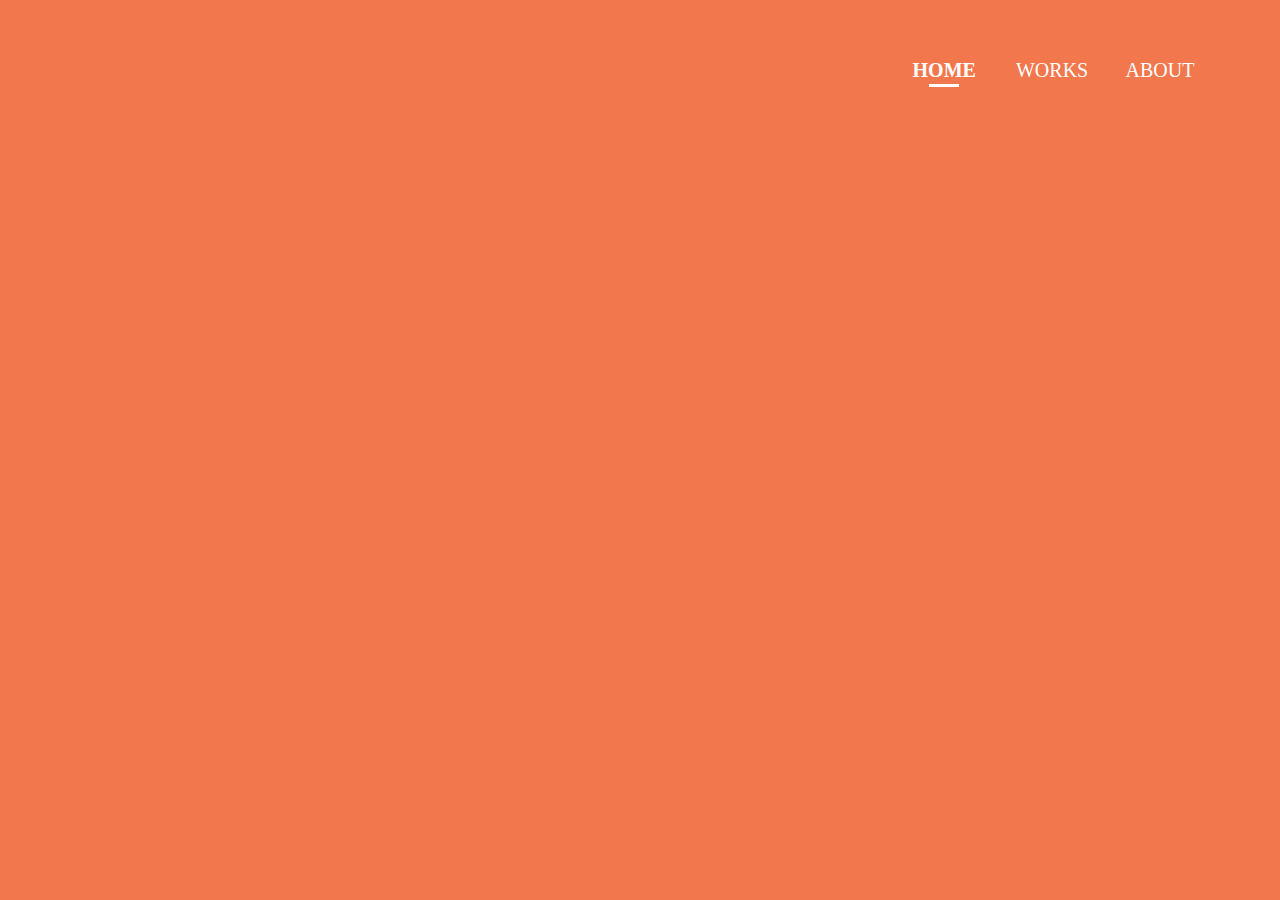
<file: index.html>
<!DOCTYPE html>
<html lang="en">
<head>
    <meta charset="UTF-8">
    <meta name="viewport" content="width=device-width, initial-scale=1.0">
    <meta http-equiv="X-UA-Compatible" content="ie=edge">
    <link rel="stylesheet" href="./css/uan.css">
    <link rel="stylesheet" href="./css/common.css">
    <link rel="icon" href="./images/favicon.ico" type="image/x-icon" />
    <script src="./js/jquery.js"></script>
    <script src="./js/spaRouters.js"></script>
    <title>灰灰</title>
</head>
<body class="">
    <div class="bd-cont">
        <div class="hd clearfix">
                <div class="hd-icon fl"></div>
                <ul class="hd-menu fr">
                    <li class="home" data-name="home">
                        <a href="#/index">HOME</a>
                    </li>
                    <li class="work ml24 mr24" data-name="work">
                        <a href="#/work">WORKS</a>
                    </li>
                    <li class="about" data-name="about">
                        <a href="#/about">ABOUT</a>
                    </li>
                </ul>
            </div>
            <section class="oh"></section>
            <section class='work-cont'>
                <!--<div class="pre disable"></div>
                <div class="next"></div>-->
                <div class="works">
                    <ul>
                        <li class='b6'>
                            <a href="./html/work6.html" target="_Blank">
                                <p class='mt150'>戊戌年生肖邮品设计</p>
                                <span>邮品设计</span>
                            </a>
                        </li>
                        <li class='b9'>
                            <a href="./html/work9.html" target="_Blank">
                                <p class='mt150'>“不只是红包”文创设计</p>
                                <span>文创</span>
                            </a>
                        </li><li class='b10'>
                            <a href="./html/work10.html" target="_Blank">
                                <p class='mt150'>“三角怪”糖果包装设</p>
                                <span>包装</span>
                            </a>
                        </li>
                        <li class='b7'>
                            <a href="./html/work7.html" target="_Blank">
                                <p class='mt150'>香港情人节</p>
                                <span>动画</span>
                            </a>
                        </li>
                        <li class='b1'>
                            <a href="./html/work1.html" target="_Blank">
                                <p class='mt150'>插画&立体书</p>
                                <span>插画</span>
                            </a>
                        </li>
                        <li class='b2'>
                            <a href="./html/work2.html" target="_Blank">
                                <p class='mt150'>拟物图标及UI控件</p>
                                <span>UI</span>
                            </a>
                        </li>
                        <!--<li class='b3'>
                            <a href="./html/work3.html" target="_Blank">
                                <p class='mt150'>圣诞主题图标</p>
                                <span>UI</span>
                            </a>
                        </li>-->
                        <li class='b4'>
                            <a href="./html/work4.html" target="_Blank">
                                <p class='mt150'>字体设计</p>
                                <span>字体</span>
                            </a>
                        </li>
                        <li class='b5'>
                            <a href="./html/work5.html" target="_Blank">
                                <p class='mt150'>网页设计</p>
                                <span>网页</span>
                            </a>
                        </li>
                        
                        <!--<li class='b8'>
                            <a href="./html/work8.html" target="_Blank">
                                <p class='mt150'>神犬二白表情包</p>
                                <span>网络表情</span>
                            </a>
                        </li>-->
                        
                        <!--<li class='b11'>
                            <a href="./html/work11.html" target="_Blank">
                                <p class='mt150'>《哧溜》手工立体书</p>
                                <span>书装/画册</span>
                            </a>
                        </li>
                        <li class='b12'>
                            <a href="./html/work12.html" target="_Blank">
                                <p class='mt150'>摄影师遇到插画师</p>
                                <span>插画</span>
                            </a>
                        </li>-->
                            
                    </ul>
                   
                </div>
            </section>
            <section class="about-cont">
                <img src="./images/about.png" alt="灰灰">
                <div class="text fr">
                    <h2>灰灰</h2>
                    <p>视觉设计师</p>
                    <p class="mt32">南京理工大学/视觉传达/2017.07</p>
                    <p><a href="mailto:eddiehuihui@qq.com">eddiehuihui@qq.com</a></p>
                </div>
            </section>
    </div>
    <script >
        (function(){
            spaRouters.map('/index',function(transition){
                $('body').addClass('bd-home');  
                $(".oh").show(); 
                $(".about-cont,.work-cont").hide(); 
                $(".hd-menu .home").addClass("active").siblings().removeClass("active");
            })
            spaRouters.map('/work',function(transition){
                $('.work-cont .works ul').animate({scrollLeft:0}, 400);
                $('.pre').addClass("disable");
                $('.next').removeClass("disable");
                $('body').removeClass('bd-home'); 
                $(".oh,.about-cont").hide();
                $(".work-cont").show(); 
                $(".hd-menu .work").addClass("active").siblings().removeClass("active");
            })
            spaRouters.map('/about',function(transition){
                $('body').removeClass('bd-home');  
                $(".oh,.work-cont").hide(); 
                $(".about-cont").show(); 
                $(".hd-menu .about").addClass("active").siblings().removeClass("active");
            })
            spaRouters.init()
            // setInterval(function(){
            //     $('.oh').toggleClass('dbn')
            // },200)
        })()
    </script>
</body>
</html>
</file>
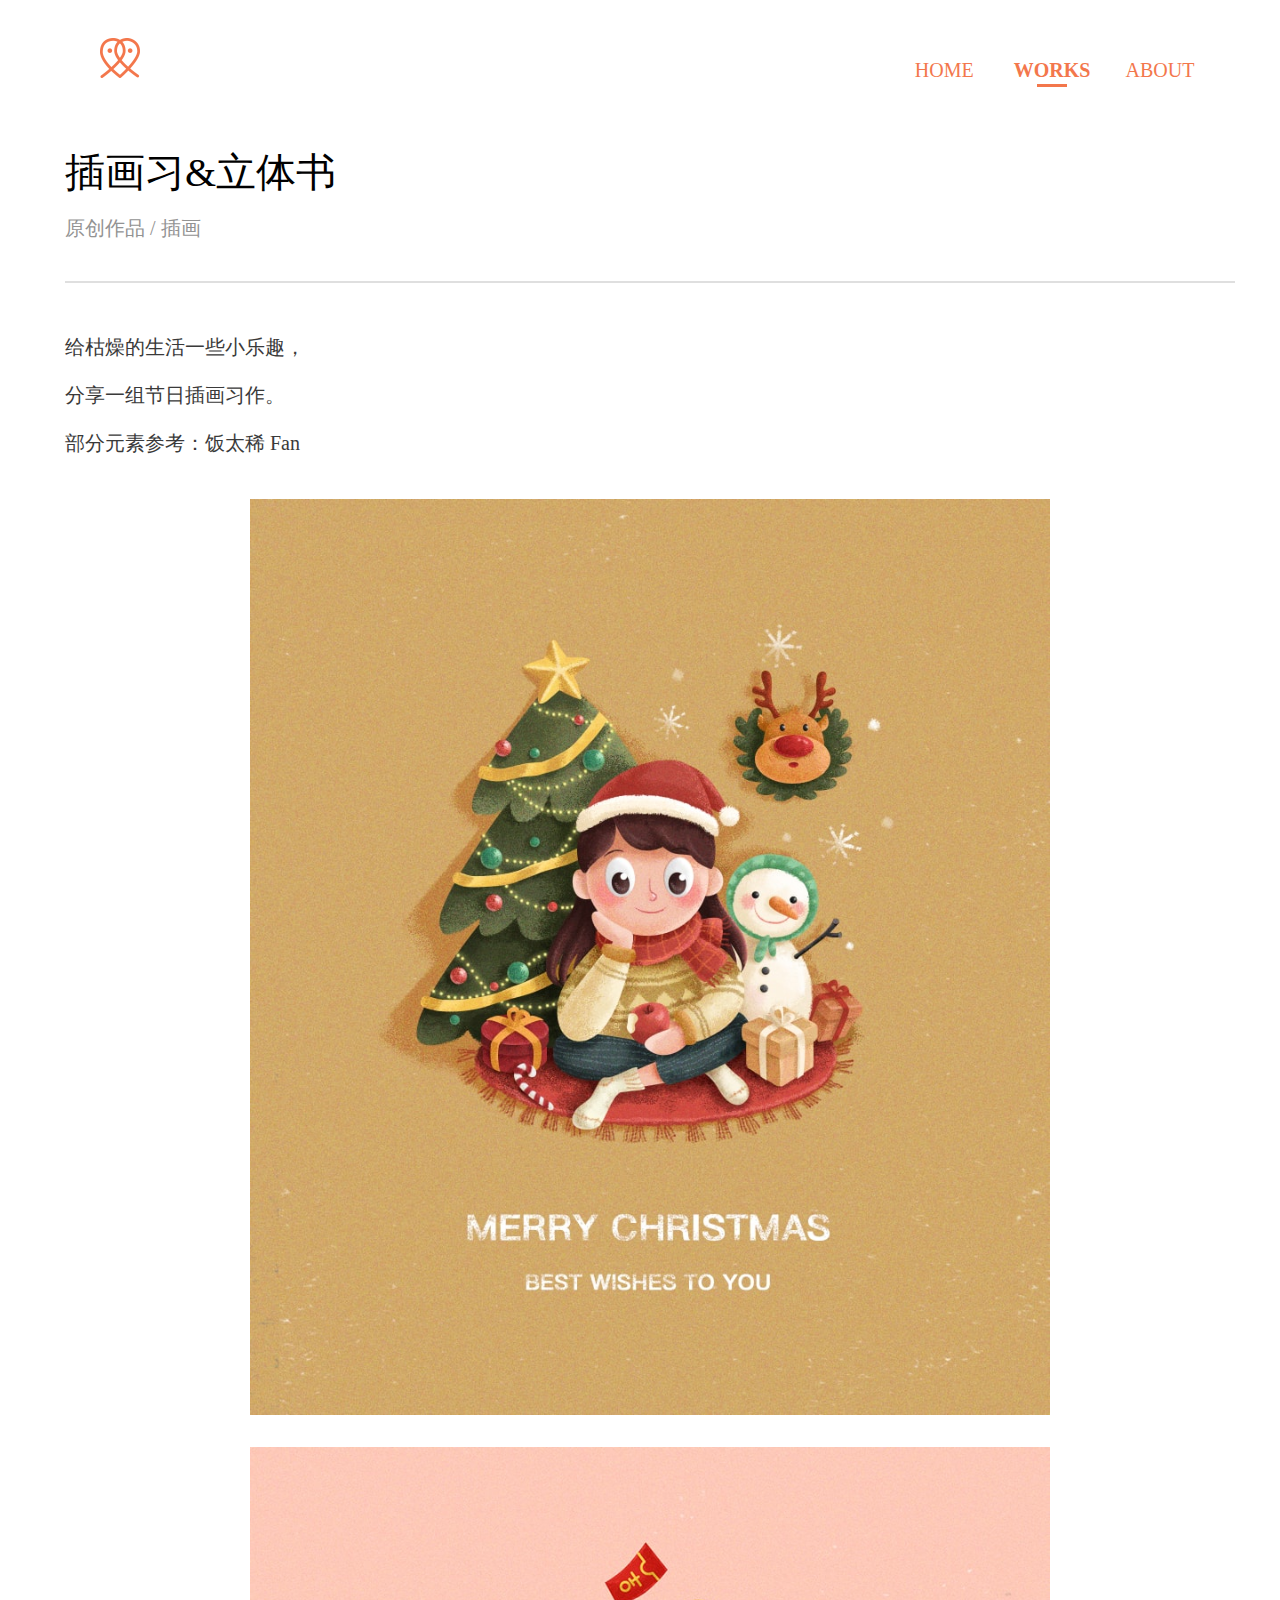
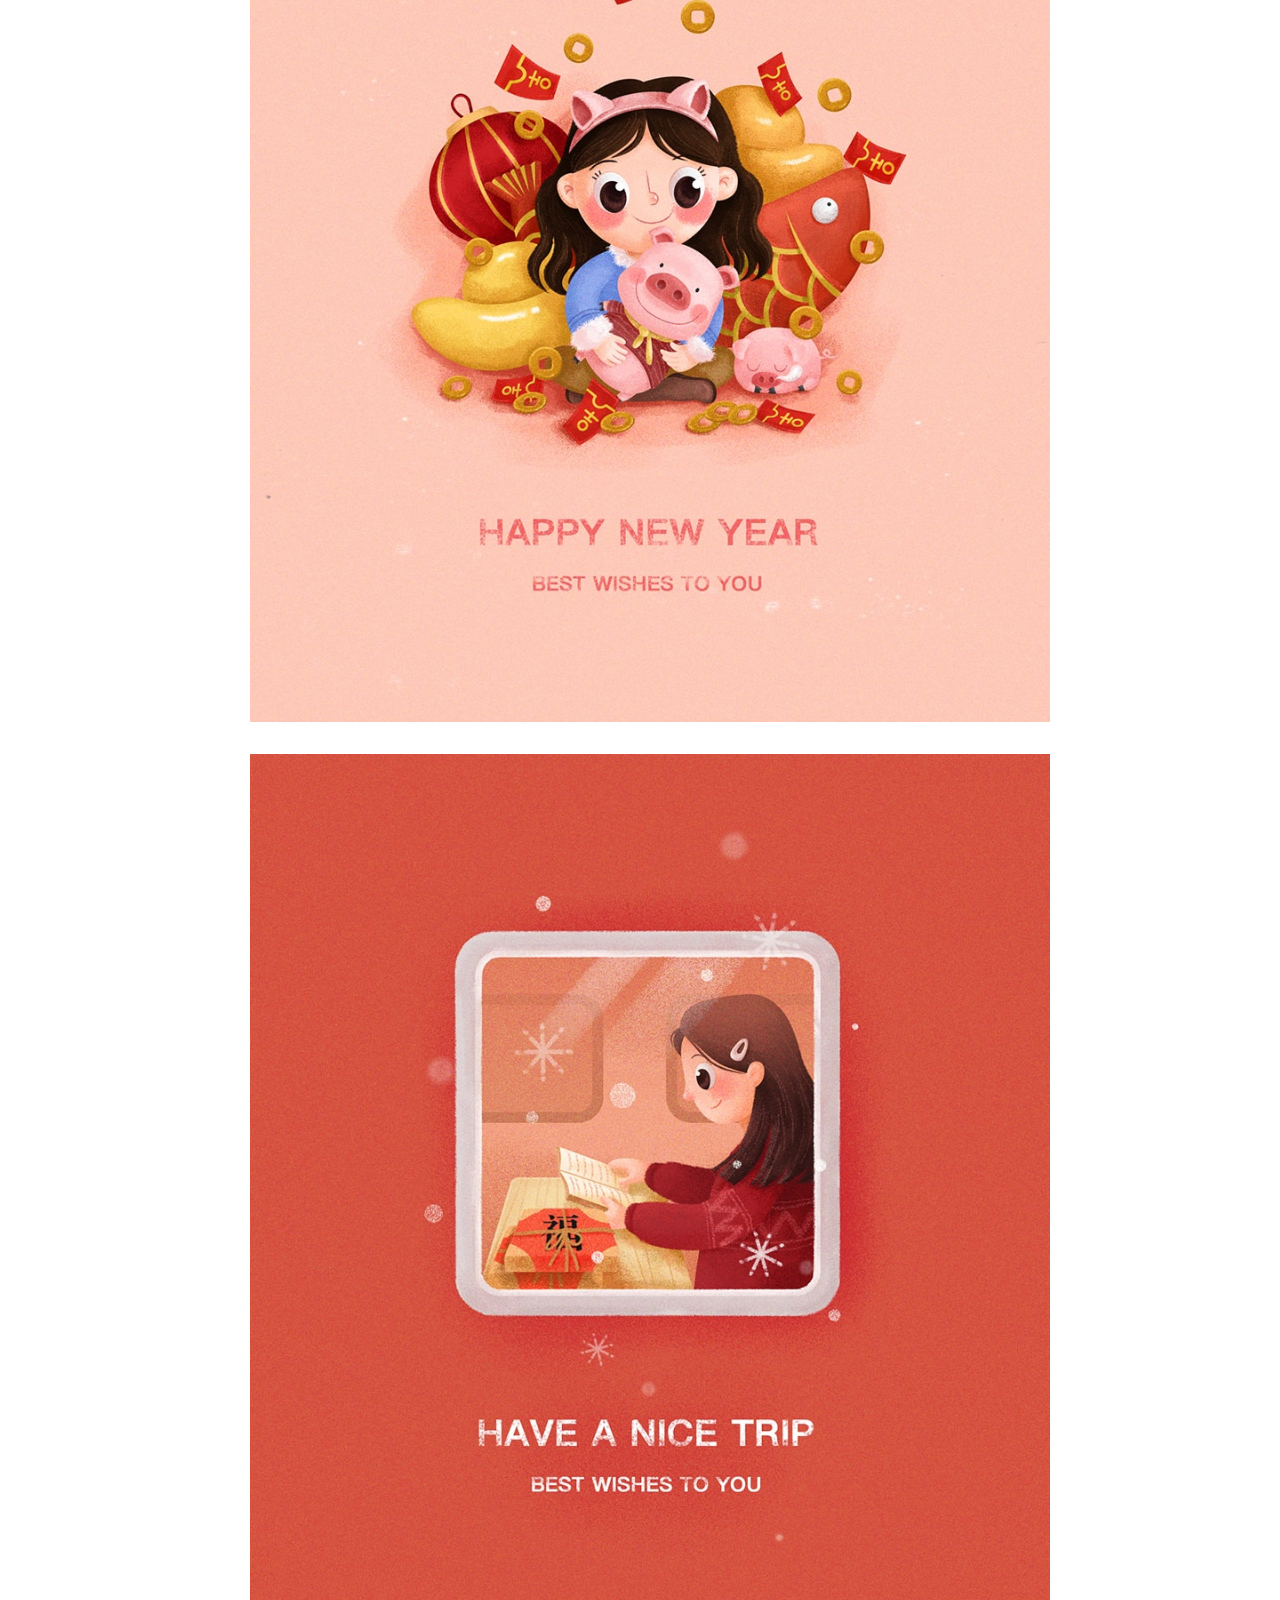
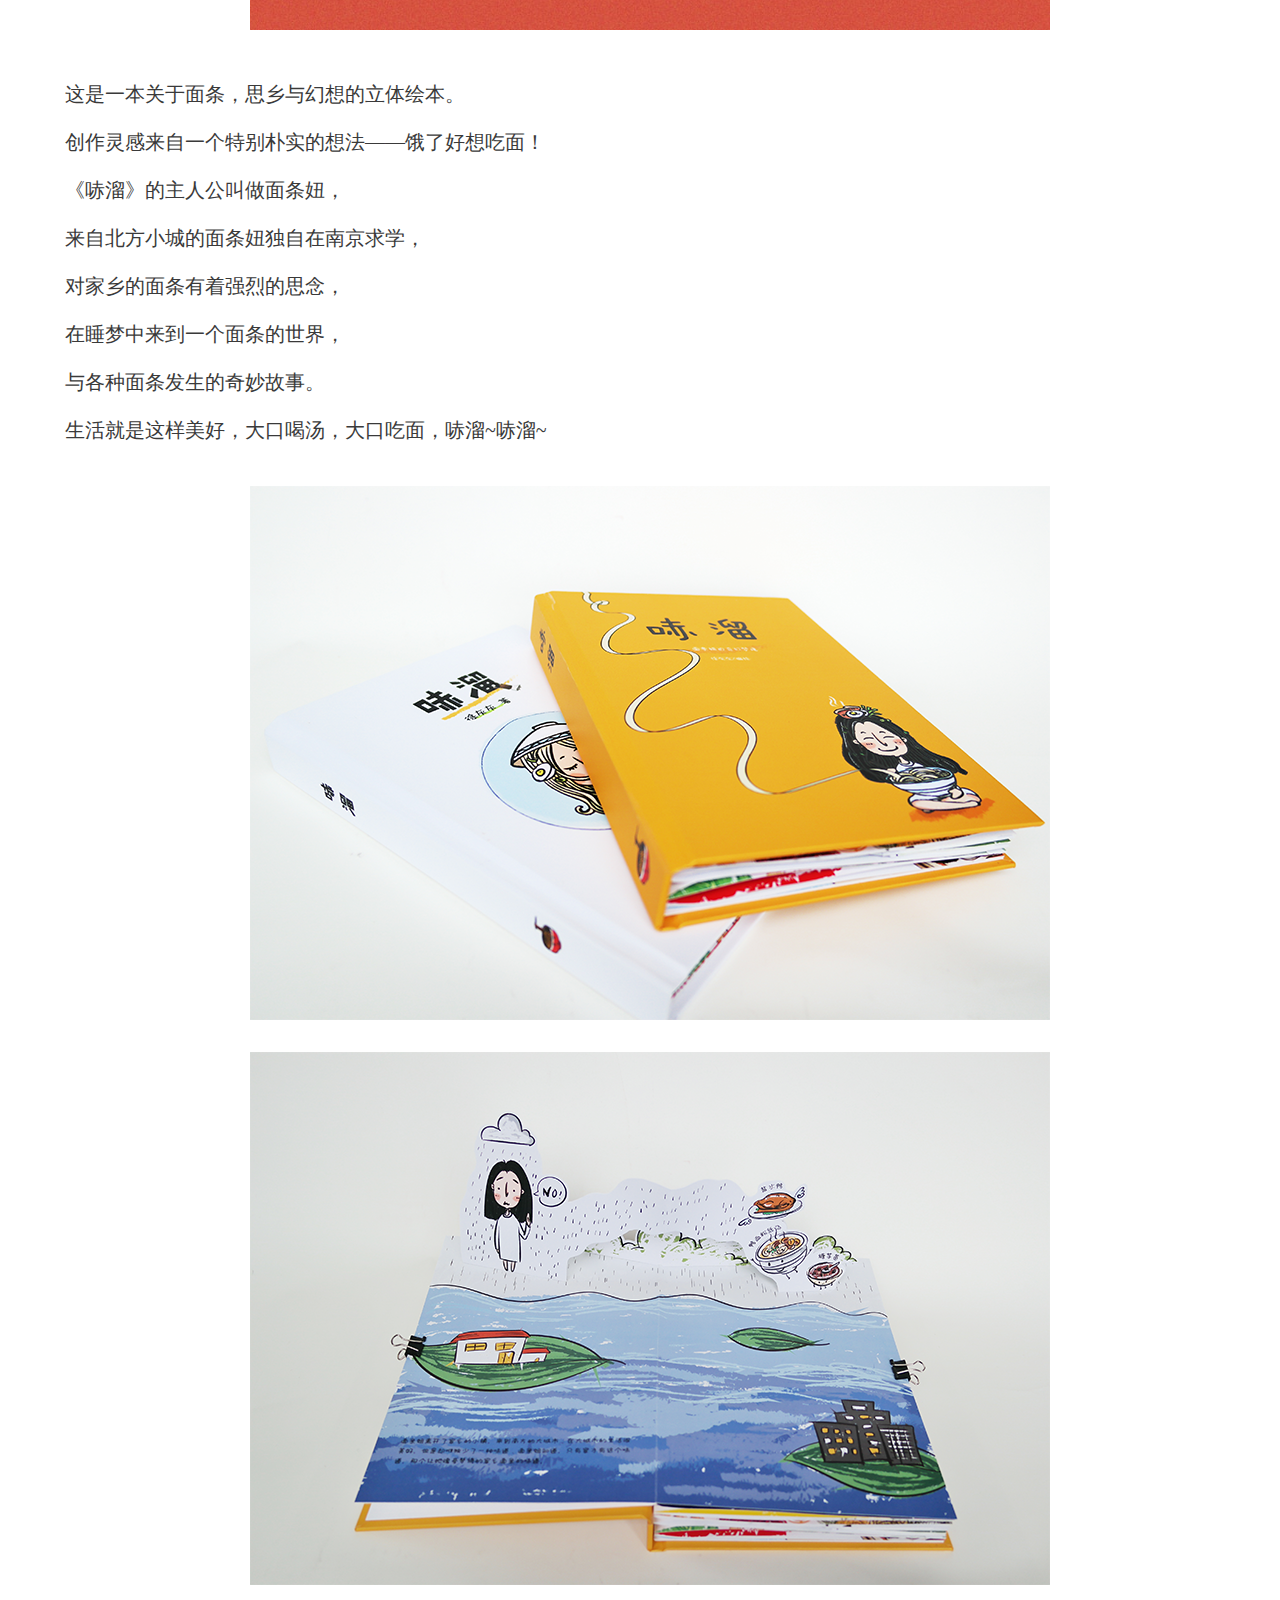
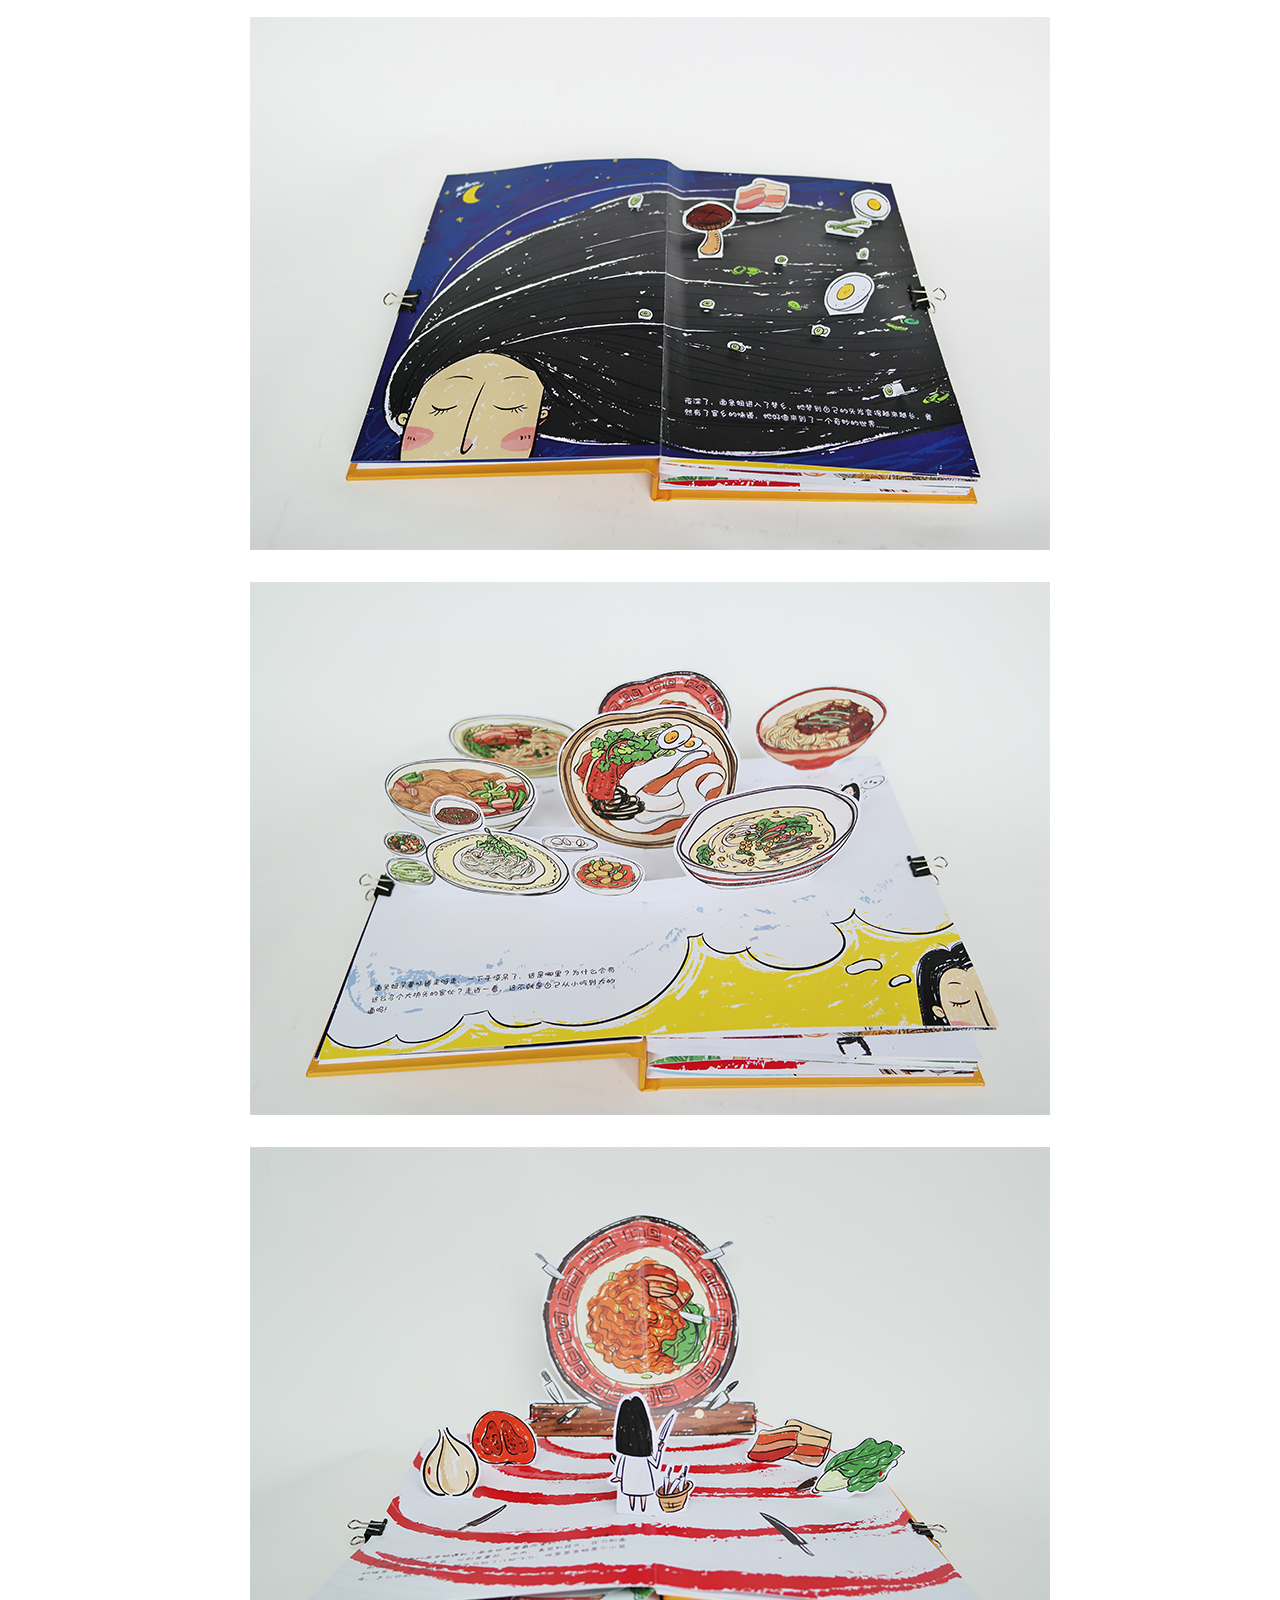
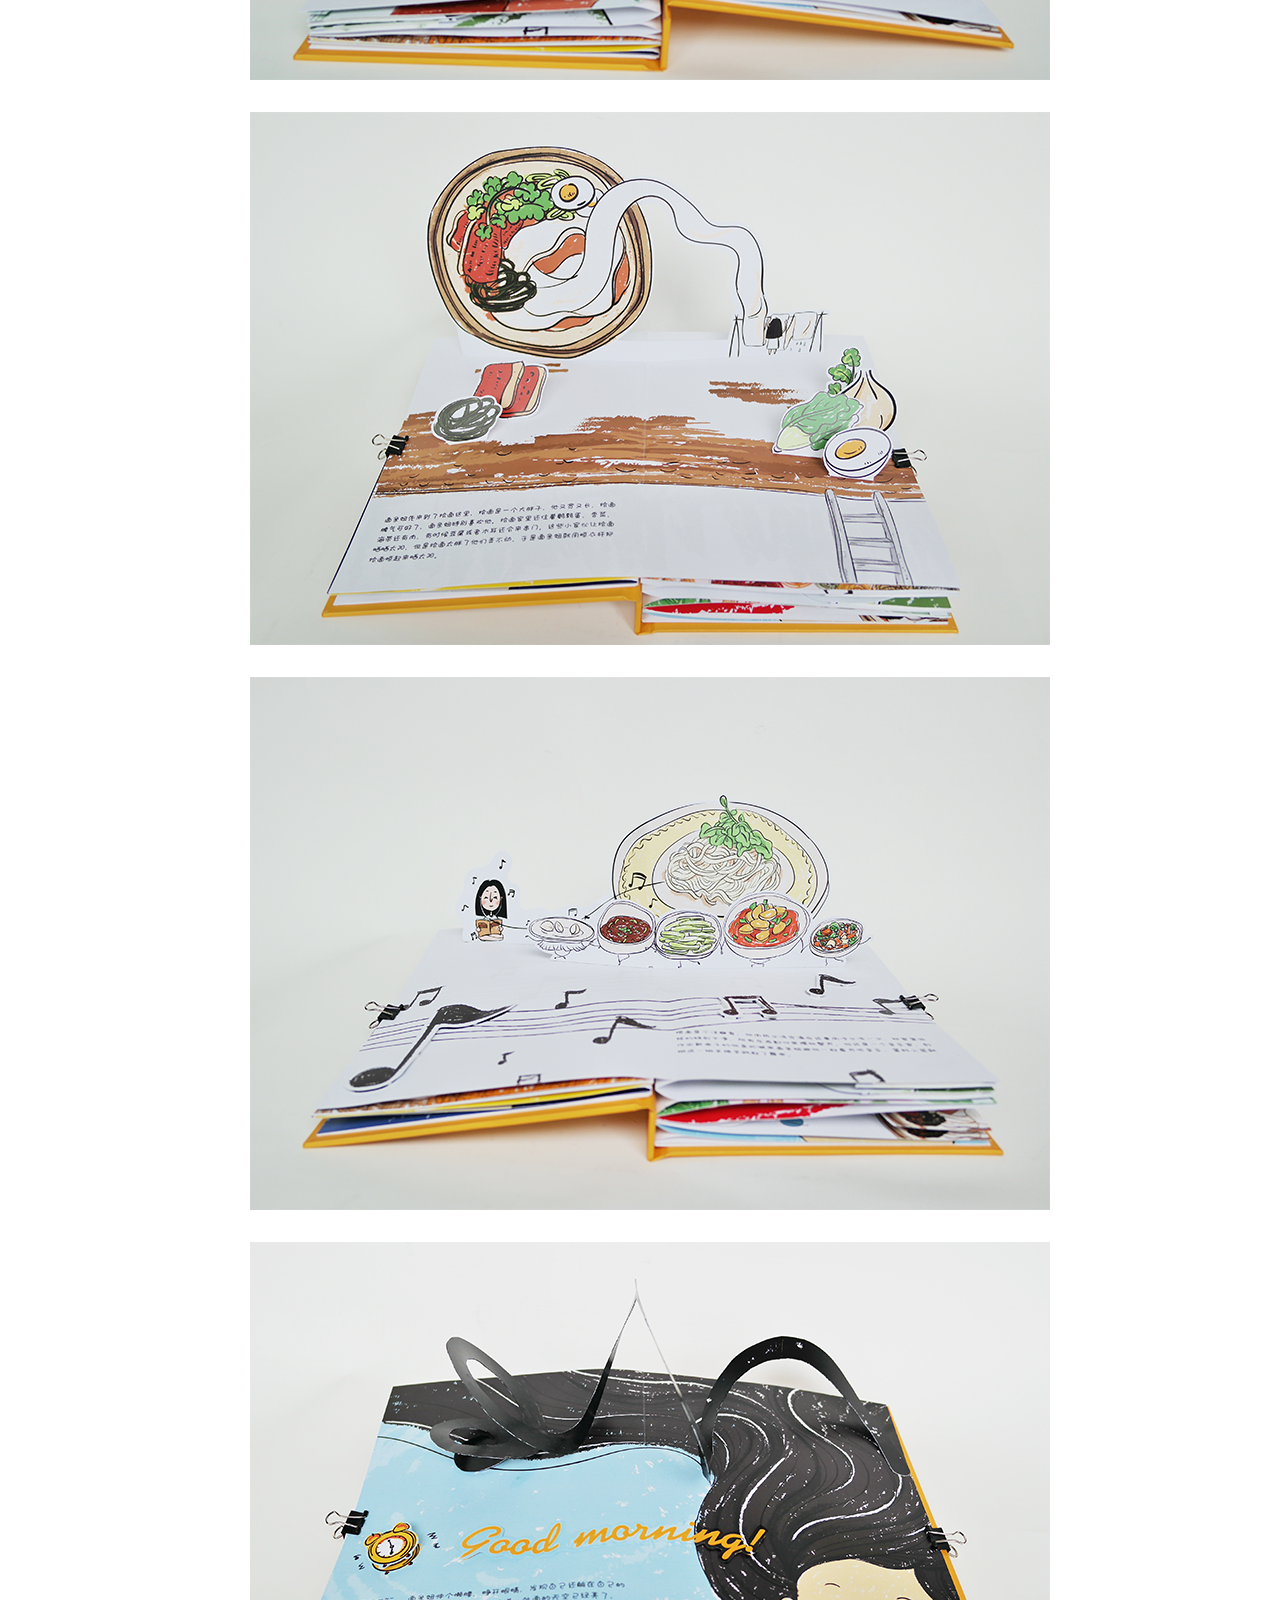
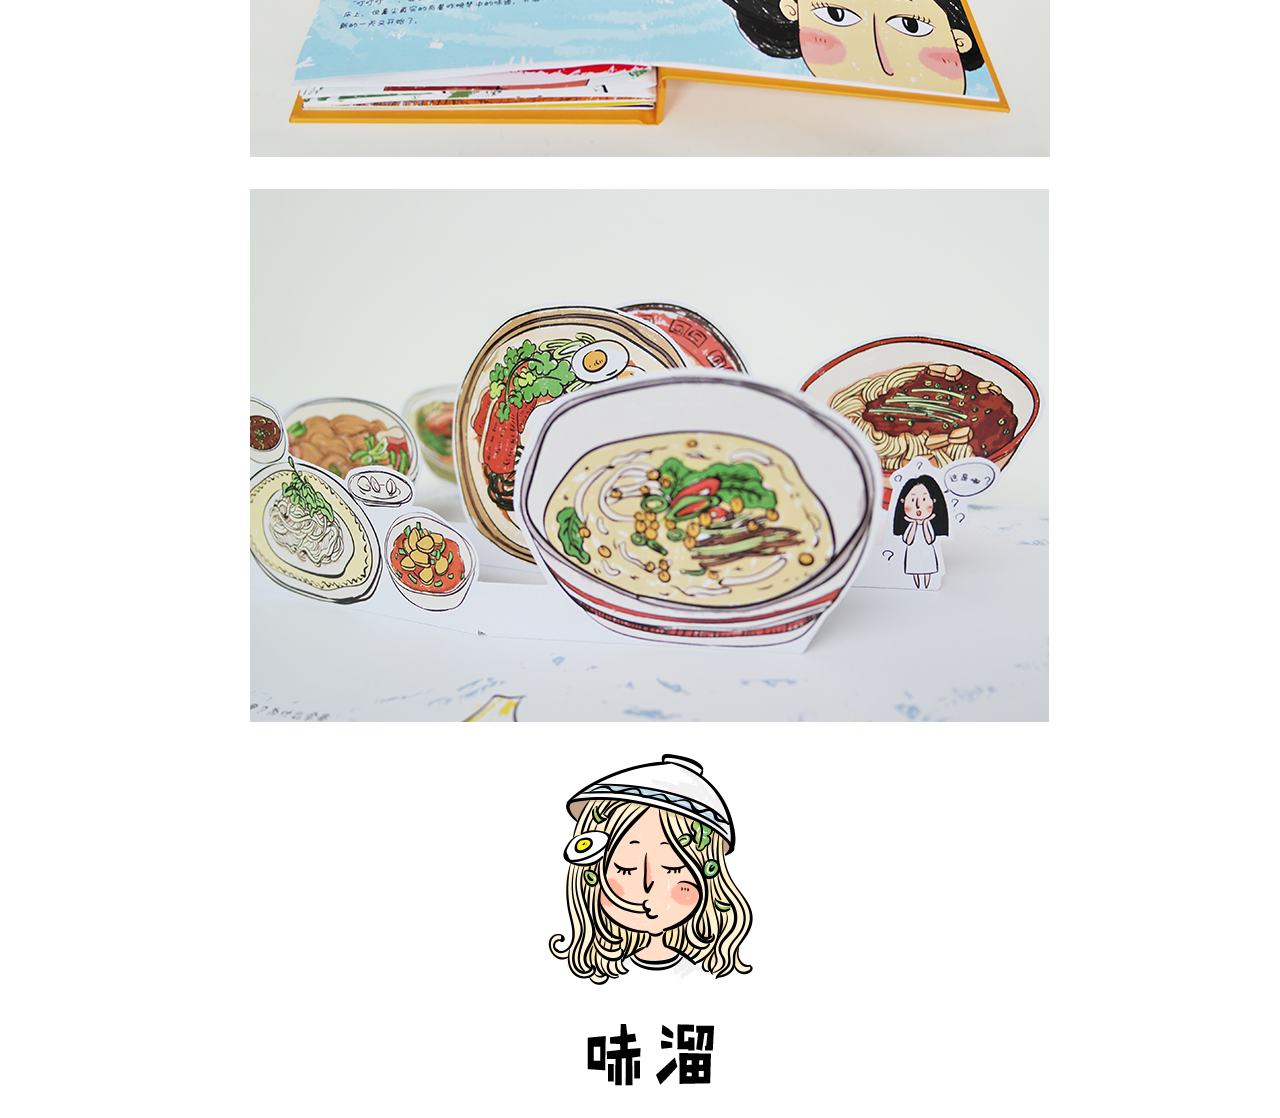
<file: html/work1.html>
<!DOCTYPE html>
<html lang="en">
<head>
    <meta charset="UTF-8">
    <meta name="viewport" content="width=device-width, initial-scale=1.0">
    <meta http-equiv="X-UA-Compatible" content="ie=edge">
    <link rel="stylesheet" href="../css/uan.css">
    <link rel="stylesheet" href="../css/common.css">
    <link rel="icon" href="./images/favicon.ico" type="image/x-icon" />
    <script src="../js/jquery.js"></script>
    <title>插画习作</title>
</head>
<body class="">
    <div class="hd clearfix">
        <div class="hd-icon fl"></div>
        <ul class="hd-menu fr">
            <li class="home" data-name="home">
                <a href="https://lennonover.github.io/ccc/">HOME</a>
            </li>
            <li class="work ml24 mr24 active" data-name="work">
                <a href="https://lennonover.github.io/ccc/#/work">WORKS</a>
            </li>
            <li class="about" data-name="about">
                <a href="https://lennonover.github.io/ccc/#/about">ABOUT</a>
            </li>
        </ul>
    </div>
    <section class="works-info">
        <div class="com-tit">
            <h4>插画习&立体书</h4>
            <p>原创作品  /  插画</p>
        </div>
        <div class="book">
            <p>
                给枯燥的生活一些小乐趣，<br>
                分享一组节日插画习作。<br>
                部分元素参考：饭太稀 Fan <br>
                    
            </p>
            <img src="../images/1/1-min.jpg" alt="作品">
            <img src="../images/1/2-min.jpg" alt="作品">
            <img src="../images/1/3-min.jpg" alt="作品">
            <p>
                这是一本关于面条，思乡与幻想的立体绘本。<br>
                创作灵感来自一个特别朴实的想法——饿了好想吃面！<br>
                《哧溜》的主人公叫做面条妞，<br>
                来自北方小城的面条妞独自在南京求学，<br>
                对家乡的面条有着强烈的思念，<br>
                在睡梦中来到一个面条的世界，<br>
                与各种面条发生的奇妙故事。<br>
                生活就是这样美好，大口喝汤，大口吃面，哧溜~哧溜~<br>
            </p>
            <img src="../images/11/1.png" alt="作品">
            <img src="../images/11/2.png" alt="作品">
            <img src="../images/11/3.png" alt="作品">
            <img src="../images/11/4.png" alt="作品">
            <img src="../images/11/5.png" alt="作品">
            <img src="../images/11/6.png" alt="作品">
            <img src="../images/11/7.png" alt="作品">
            <img src="../images/11/8.png" alt="作品">
            <img src="../images/11/9.png" alt="作品">
            <img src="../images/11/10.png" style="width: 205px;height:332px;" alt="作品">
        </div>
    </section>
    <div id="btn_top"></div>
    <script >
        (function(){
           
            $(window).scroll(function () {
                if ($(window).scrollTop() >= 150) {
                    $('#btn_top').fadeIn();
                }
                else {
                    $('#btn_top').fadeOut();
                }
            });
            $('#btn_top').click(function () {
                $('html,body').animate({ scrollTop: 0 }, 500);
            });
        })()
    </script>
</body>
</html>
</file>
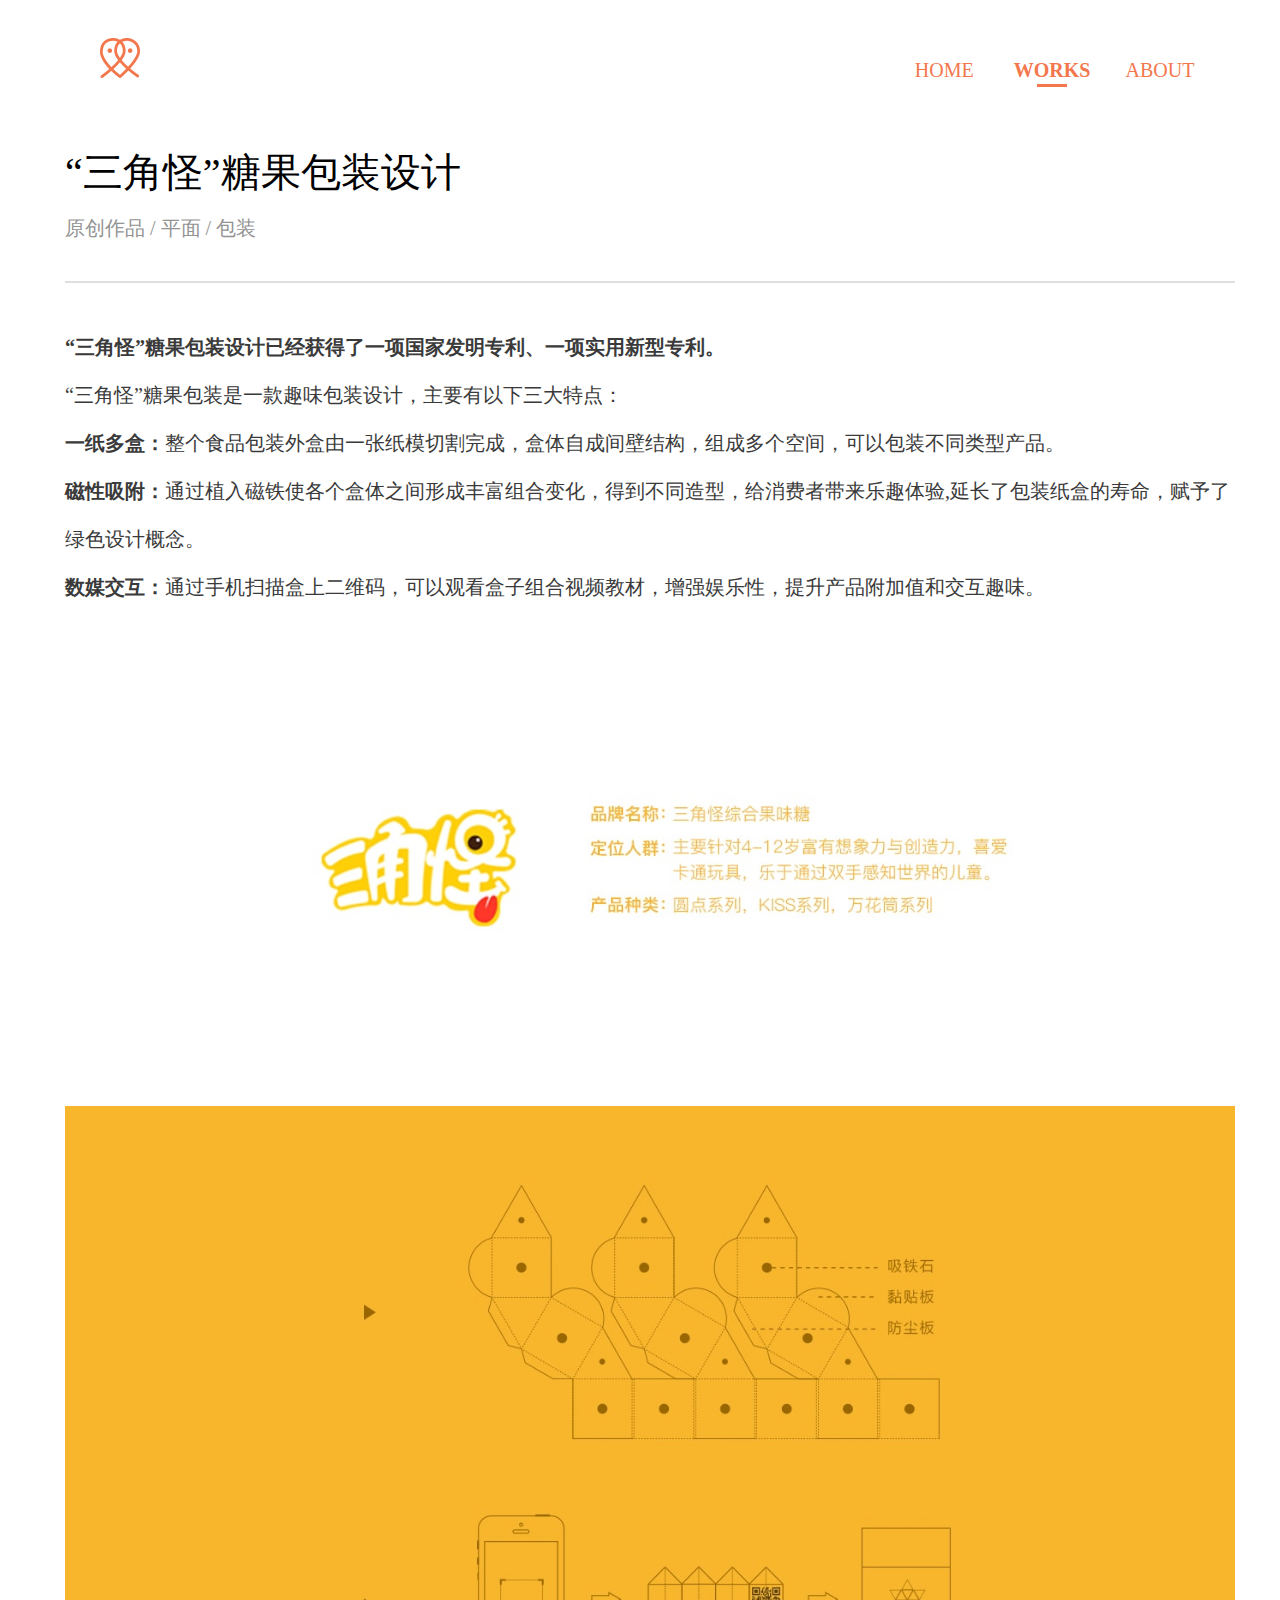
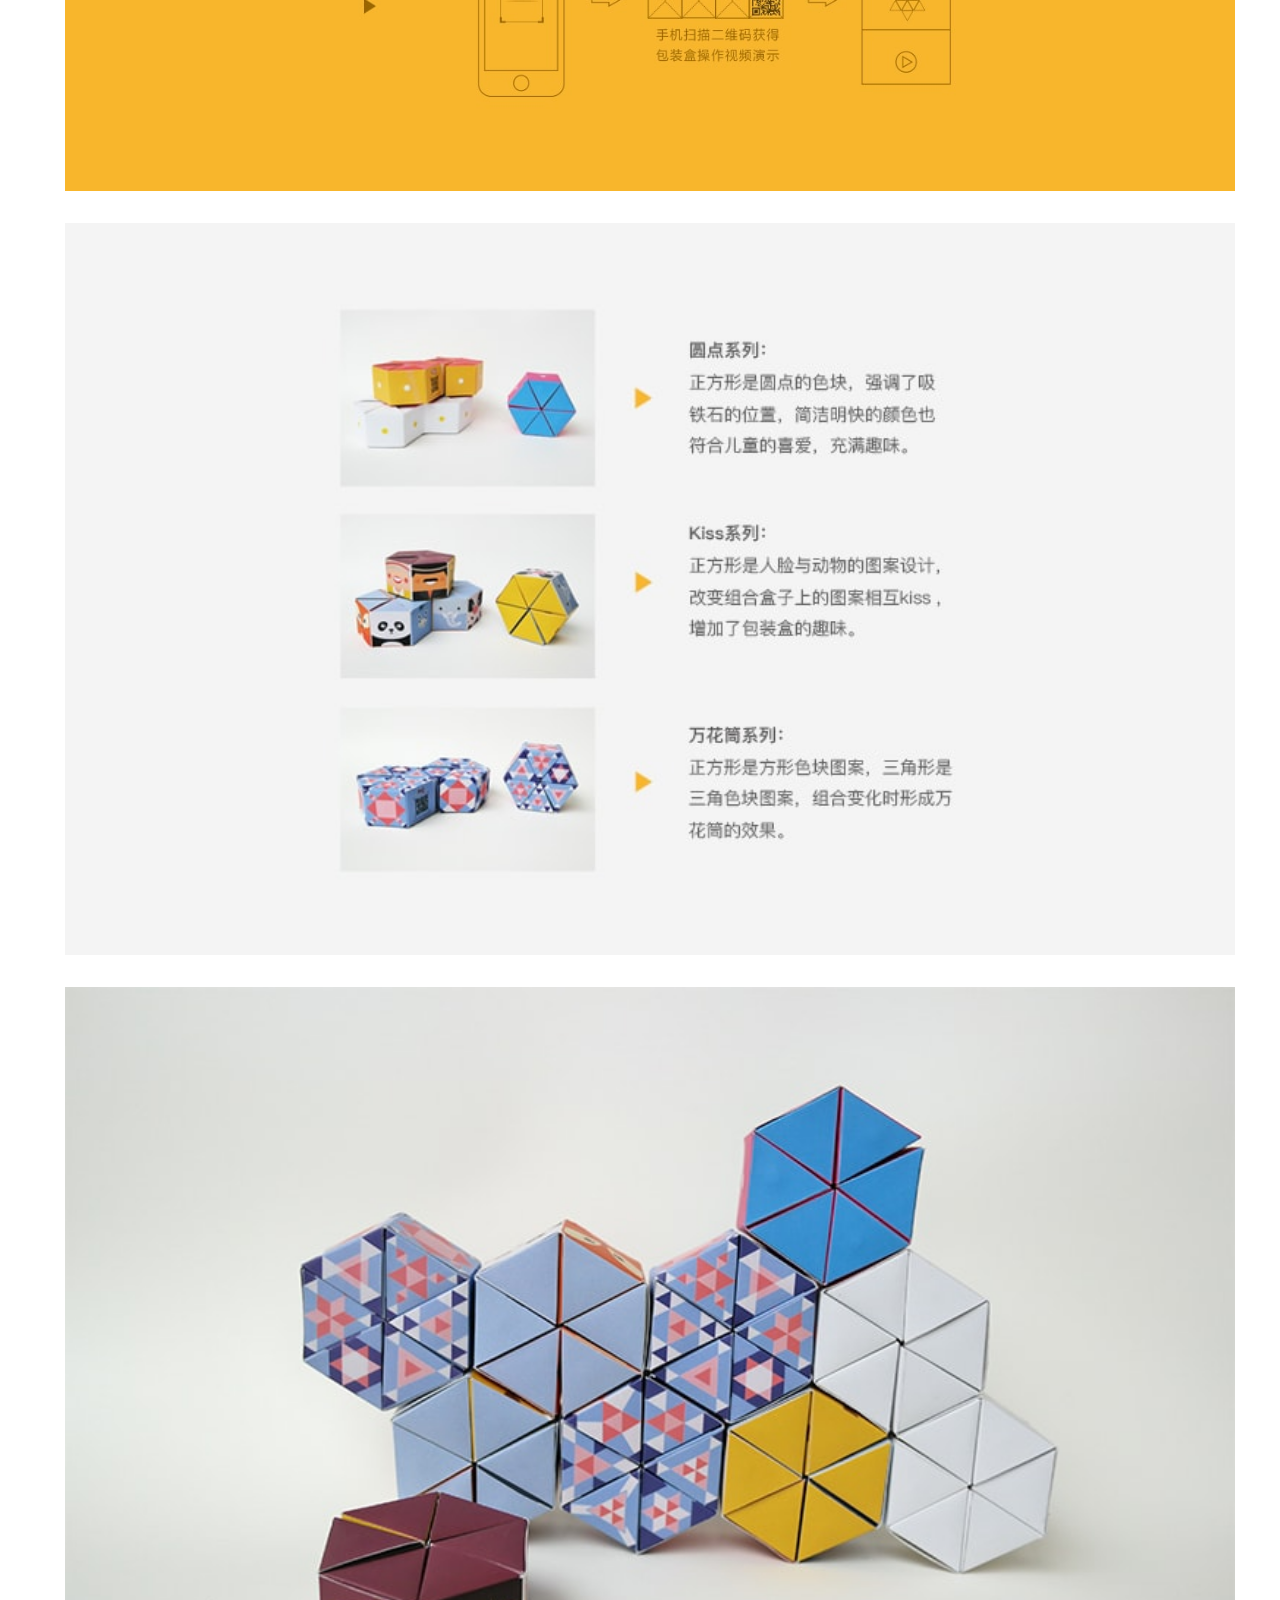
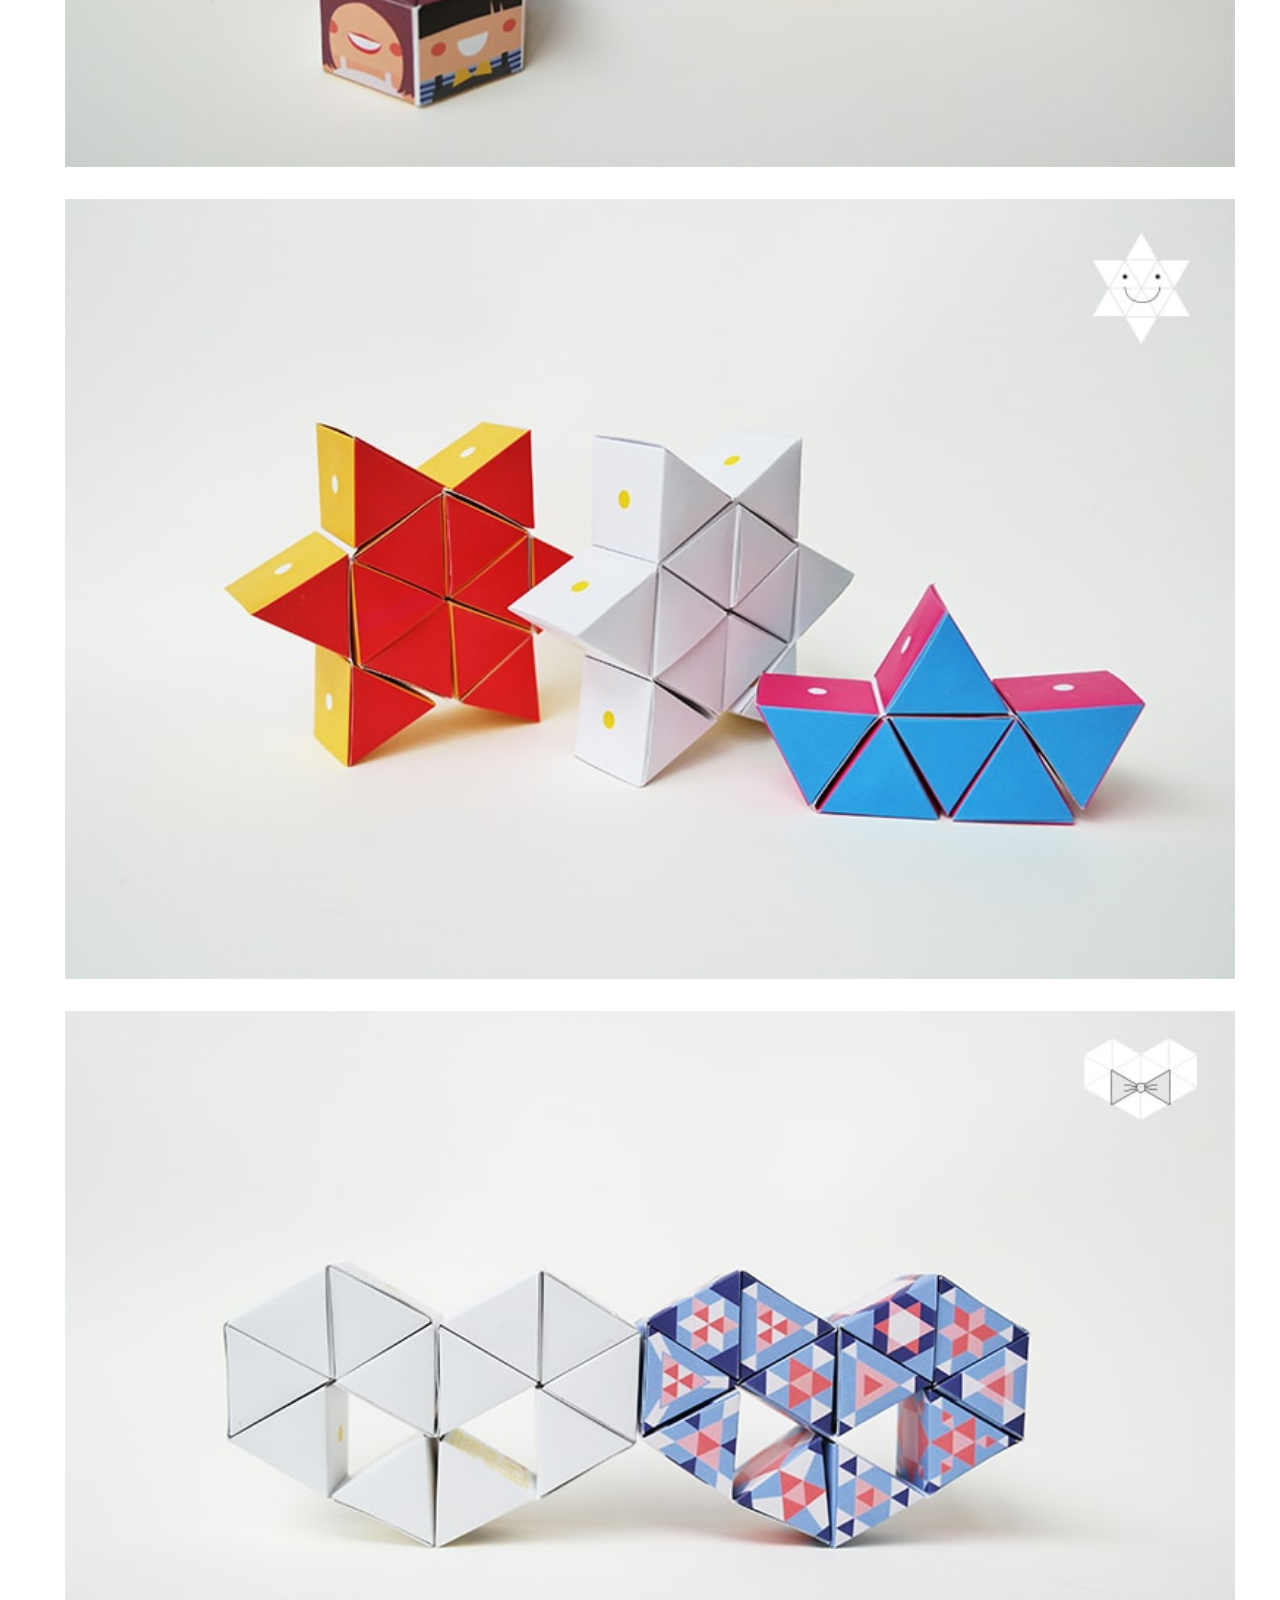
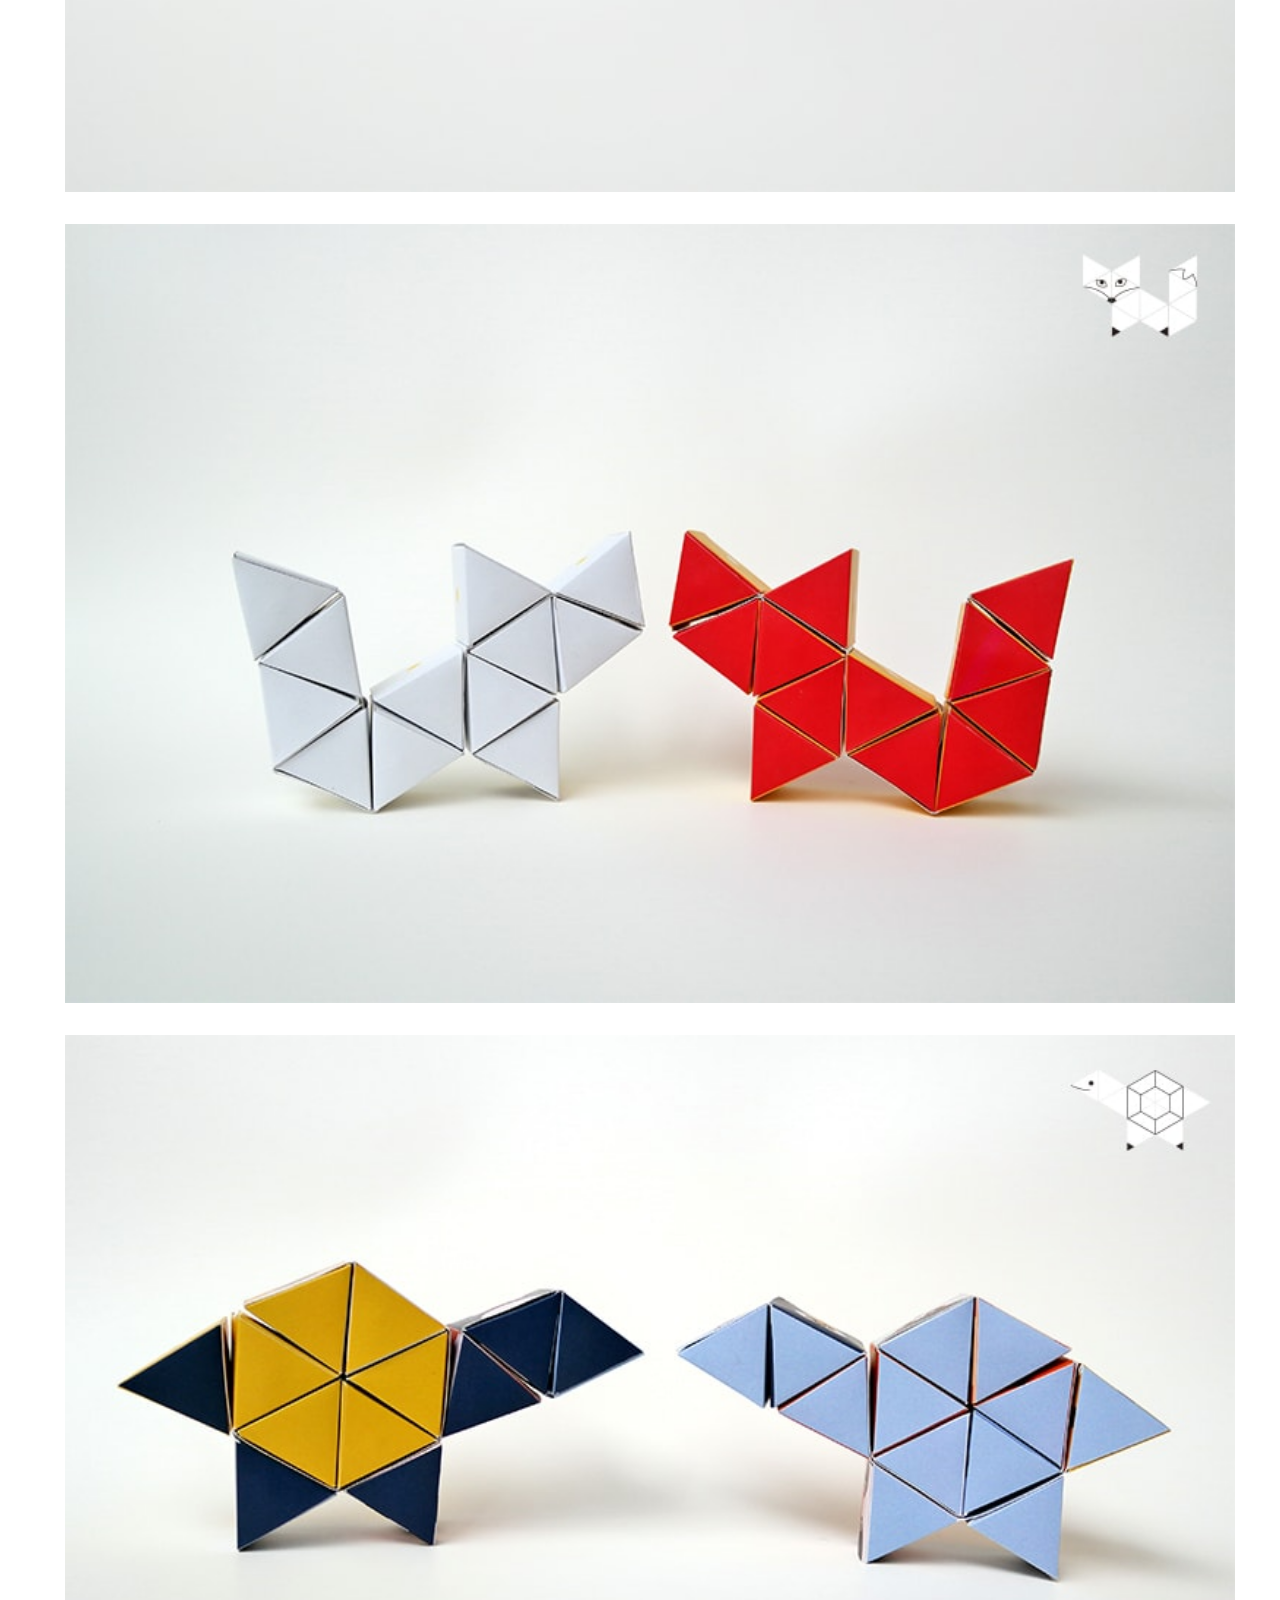
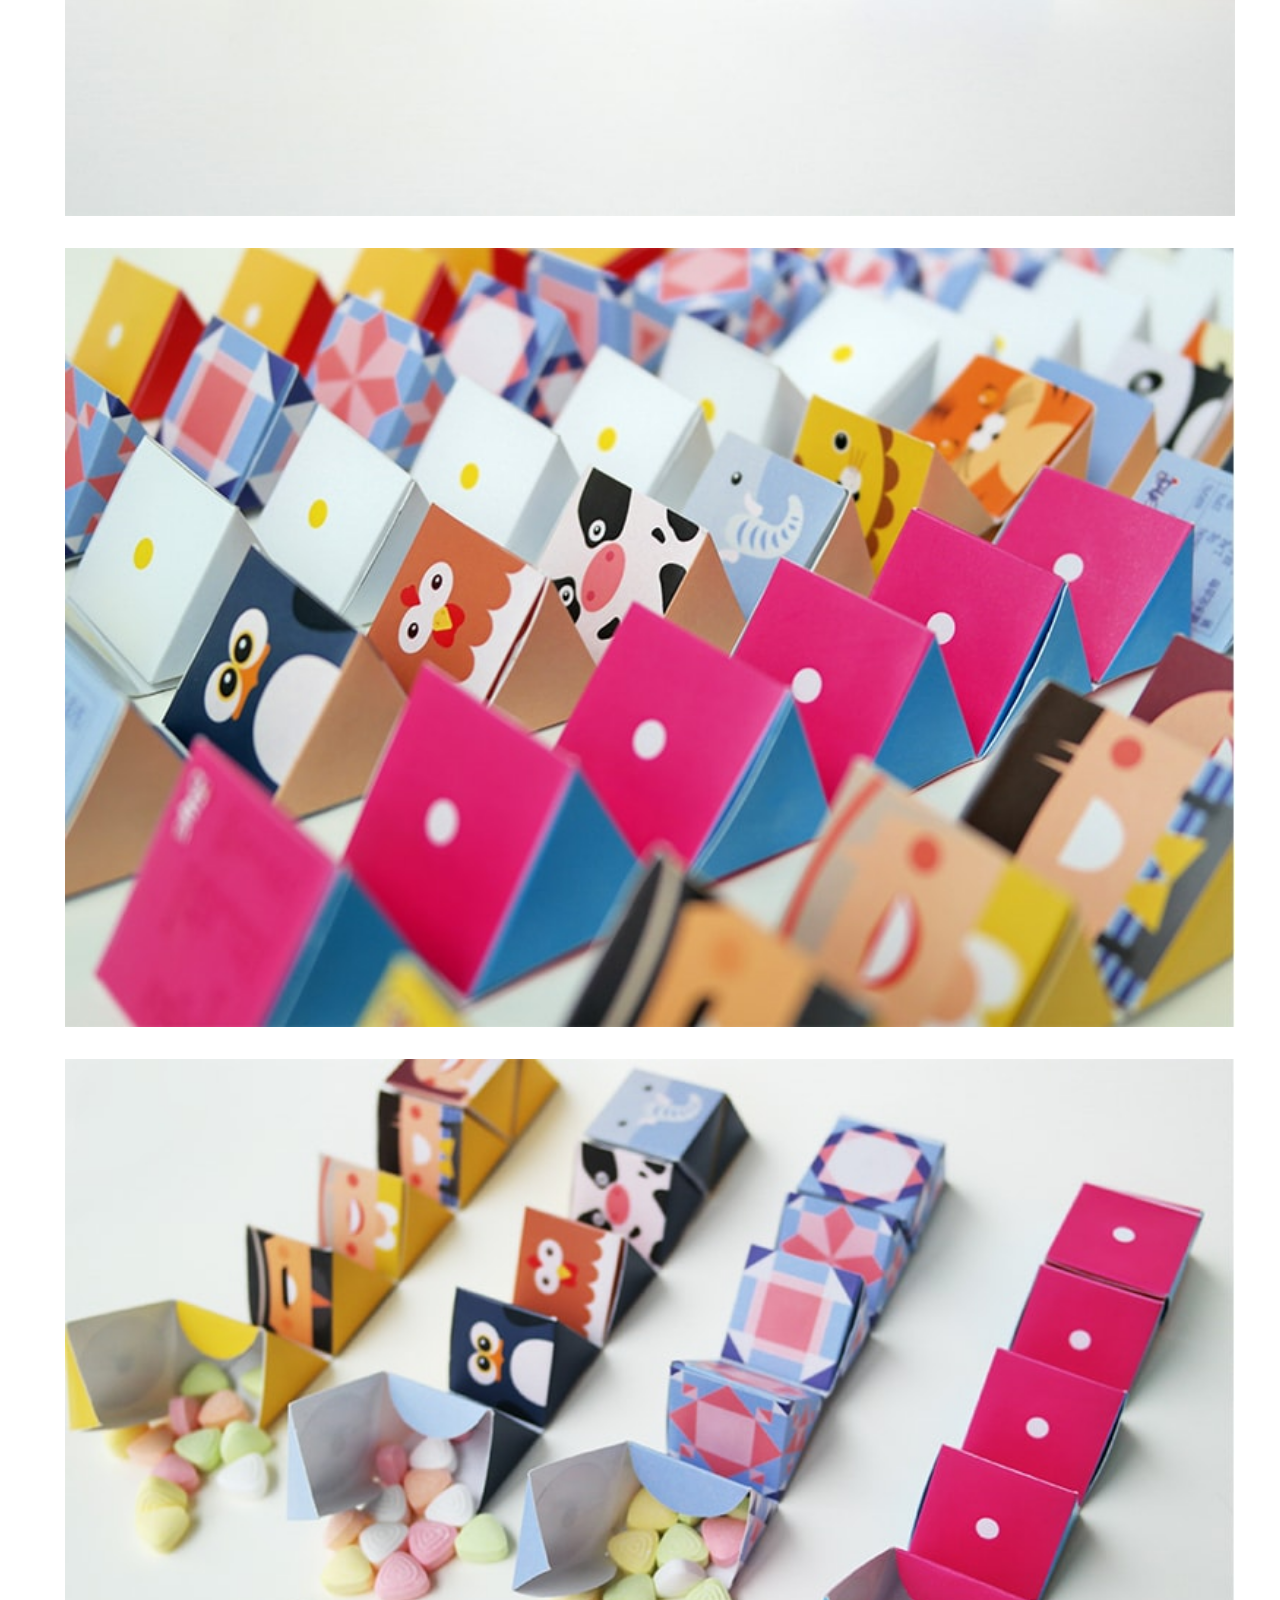
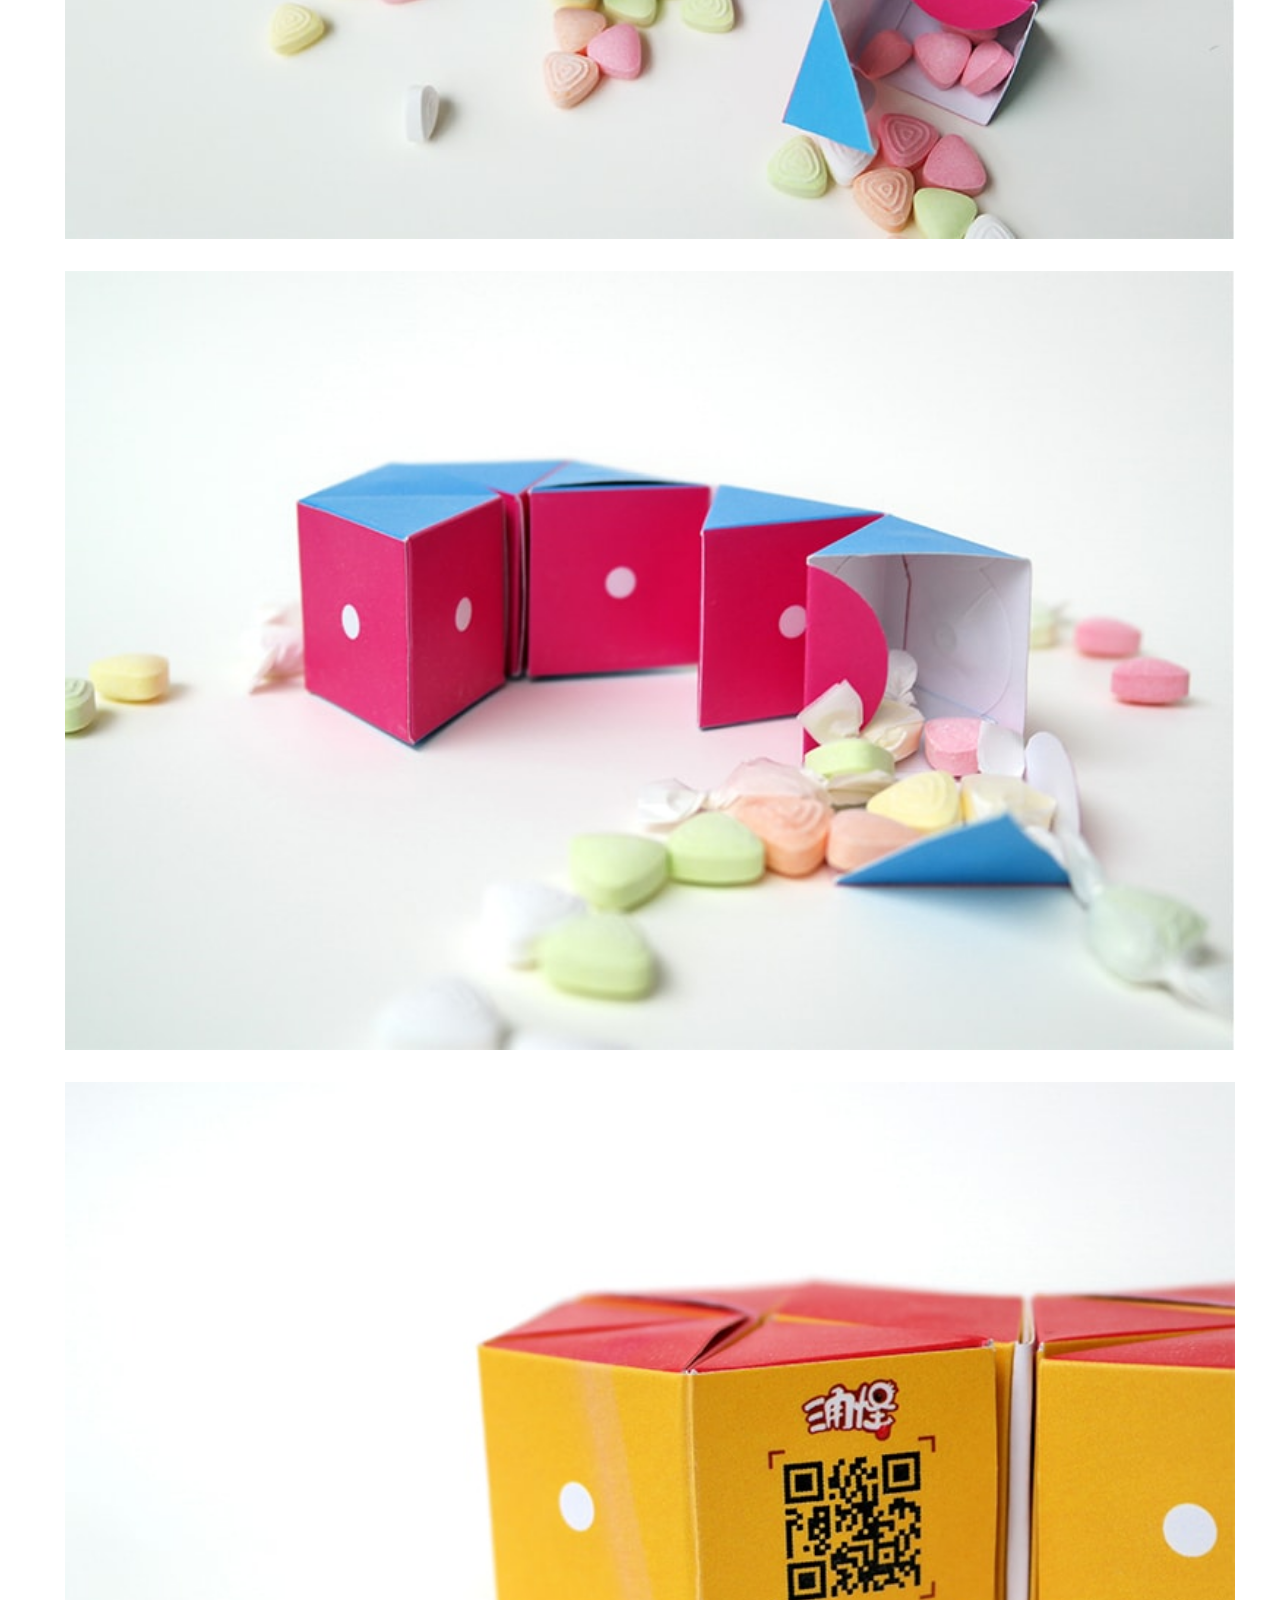
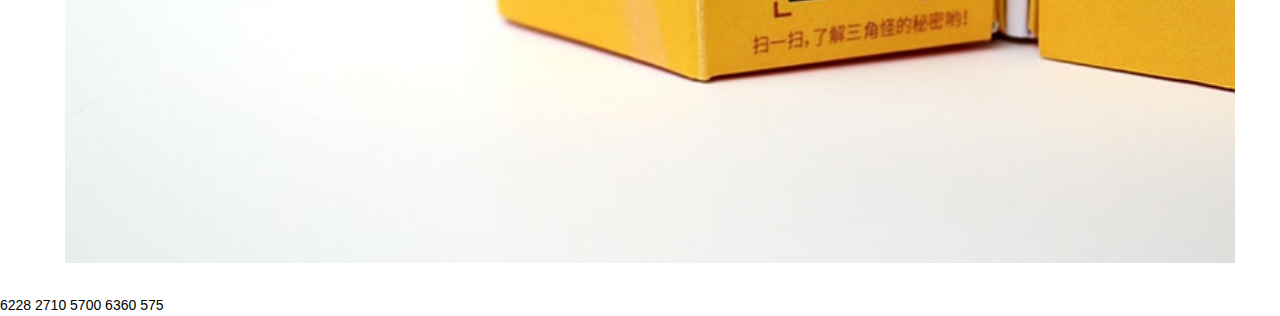
<file: html/work10.html>
<!DOCTYPE html>
<html lang="en">
<head>
    <meta charset="UTF-8">
    <meta name="viewport" content="width=device-width, initial-scale=1.0">
    <meta http-equiv="X-UA-Compatible" content="ie=edge">
    <link rel="stylesheet" href="../css/uan.css">
    <link rel="stylesheet" href="../css/common.css">
    <link rel="icon" href="./images/favicon.ico" type="image/x-icon" />
    <script src="../js/jquery.js"></script>
    <title>“三角怪”糖果包装设计</title>
</head>
<body class="">
    <div class="hd clearfix">
        <div class="hd-icon fl"></div>
        <ul class="hd-menu fr">
            <li class="home" data-name="home">
                <a href="https://lennonover.github.io/ccc/">HOME</a>
            </li>
            <li class="work ml24 mr24 active" data-name="work">
                <a href="https://lennonover.github.io/ccc/#/work">WORKS</a>
            </li>
            <li class="about" data-name="about">
                <a href="https://lennonover.github.io/ccc/#/about">ABOUT</a>
            </li>
        </ul>
    </div>
    <section class="works-info">
        <div class="com-tit">
            <h4>“三角怪”糖果包装设计</h4>
            <p>原创作品  /  平面  /  包装</p>
        </div>
        <div class="book book10">
            <p>
               <b style="magin-bottom:20px;"> “三角怪”糖果包装设计已经获得了一项国家发明专利、一项实用新型专利。</b><br>  
                “三角怪”糖果包装是一款趣味包装设计，主要有以下三大特点： <br>
               <b> 一纸多盒：</b>整个食品包装外盒由一张纸模切割完成，盒体自成间壁结构，组成多个空间，可以包装不同类型产品。<br> 
               <b>磁性吸附：</b>通过植入磁铁使各个盒体之间形成丰富组合变化，得到不同造型，给消费者带来乐趣体验,延长了包装纸盒的寿命，赋予了绿色设计概念。<br> 
               <b>数媒交互：</b>通过手机扫描盒上二维码，可以观看盒子组合视频教材，增强娱乐性，提升产品附加值和交互趣味。<br>
            </p>
            
            <img src="../images/10/1-min.jpg" alt="作品">
            <img src="../images/10/2-min.jpg" alt="作品">
            <img src="../images/10/3-min.jpg" alt="作品">
            <img src="../images/10/4-min.jpg" alt="作品">
            <img src="../images/10/5-min.jpg" alt="作品">
            <img src="../images/10/6-min.jpg" alt="作品">
            <img src="../images/10/7-min.jpg" alt="作品">
            <img src="../images/10/8-min.jpg" alt="作品"> 
            <img src="../images/10/9-min.jpg" alt="作品">
            <img src="../images/10/10-min.jpg" alt="作品">
            <img src="../images/10/11-min.jpg" alt="作品">
            <img src="../images/10/12-min.jpg" alt="作品">

            6228 2710 5700 6360 575
           
            
            
            
        </div>
    </section>
    <div id="btn_top"></div>
    <script >
        (function(){
           
            $(window).scroll(function () {
                if ($(window).scrollTop() >= 150) {
                    $('#btn_top').fadeIn();
                }
                else {
                    $('#btn_top').fadeOut();
                }
            });
            $('#btn_top').click(function () {
                $('html,body').animate({ scrollTop: 0 }, 500);
            });
        })()
    </script>
</body>
</html>
</file>
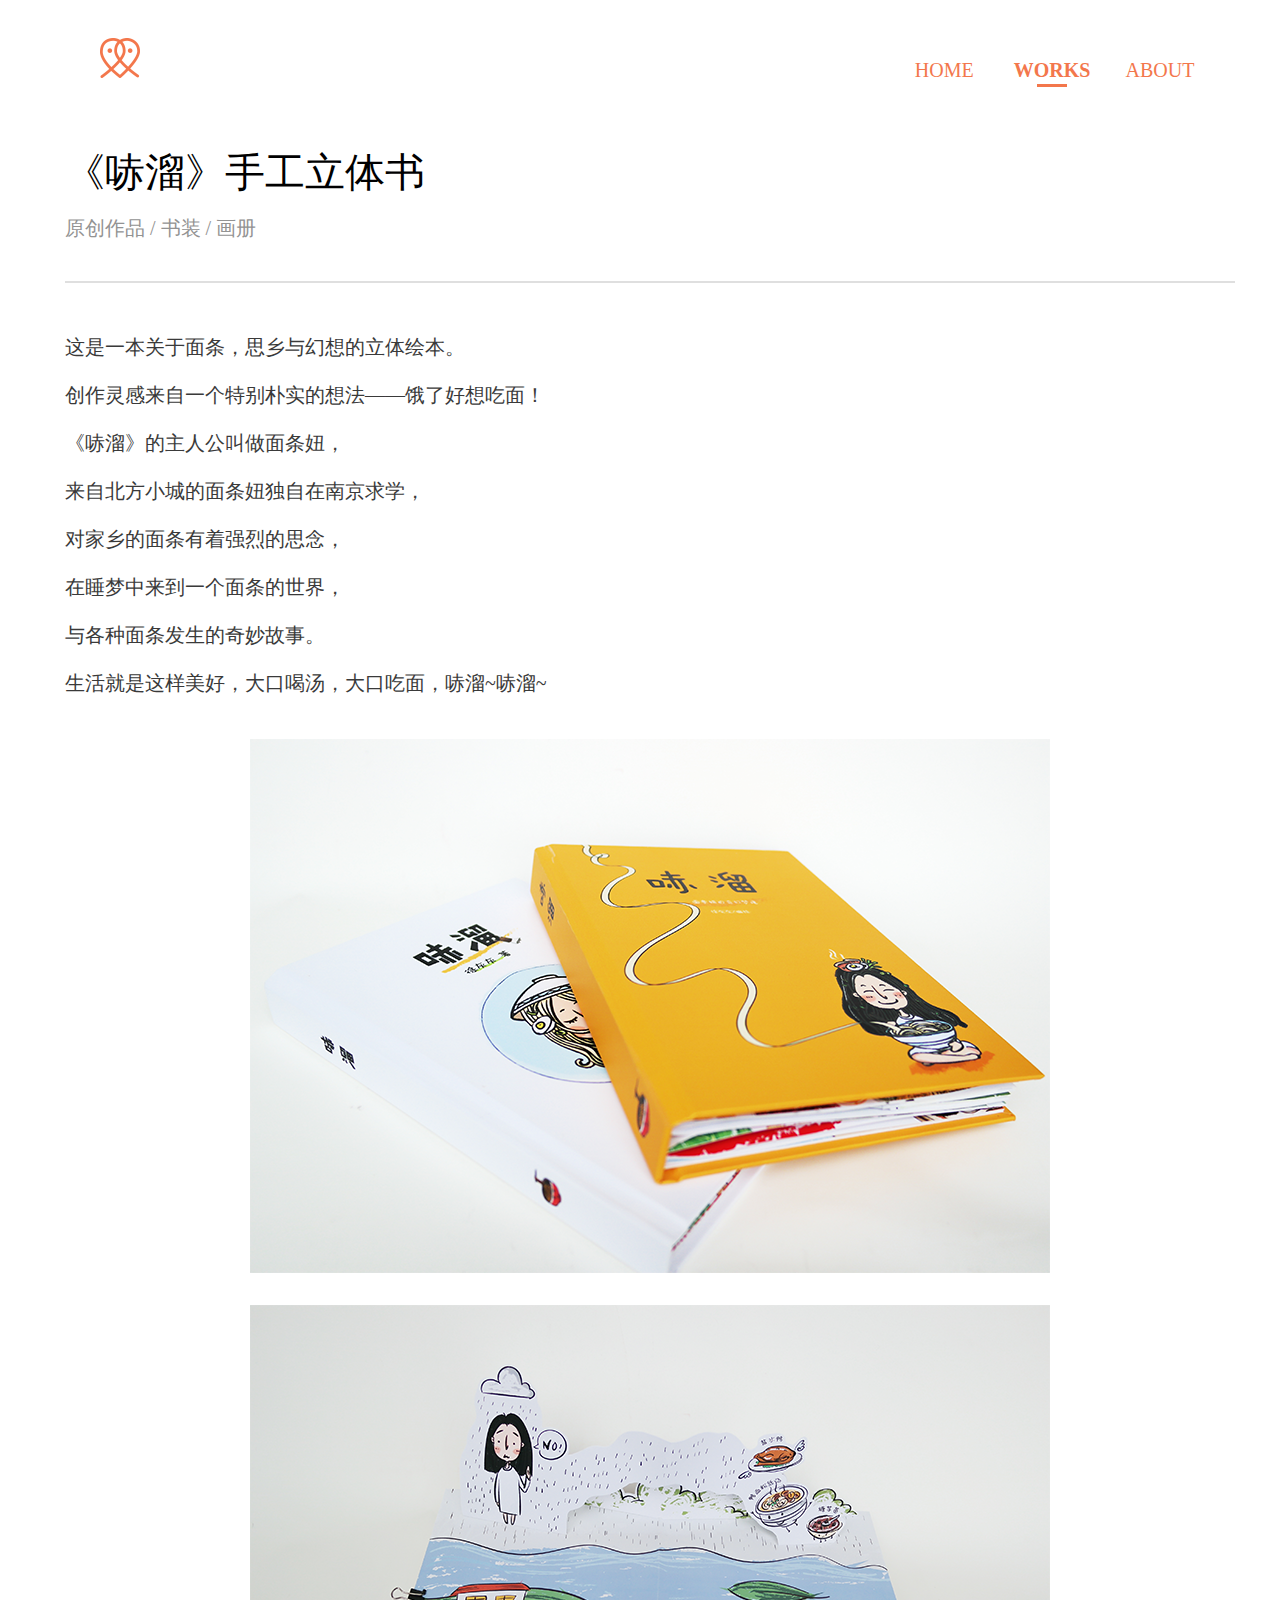
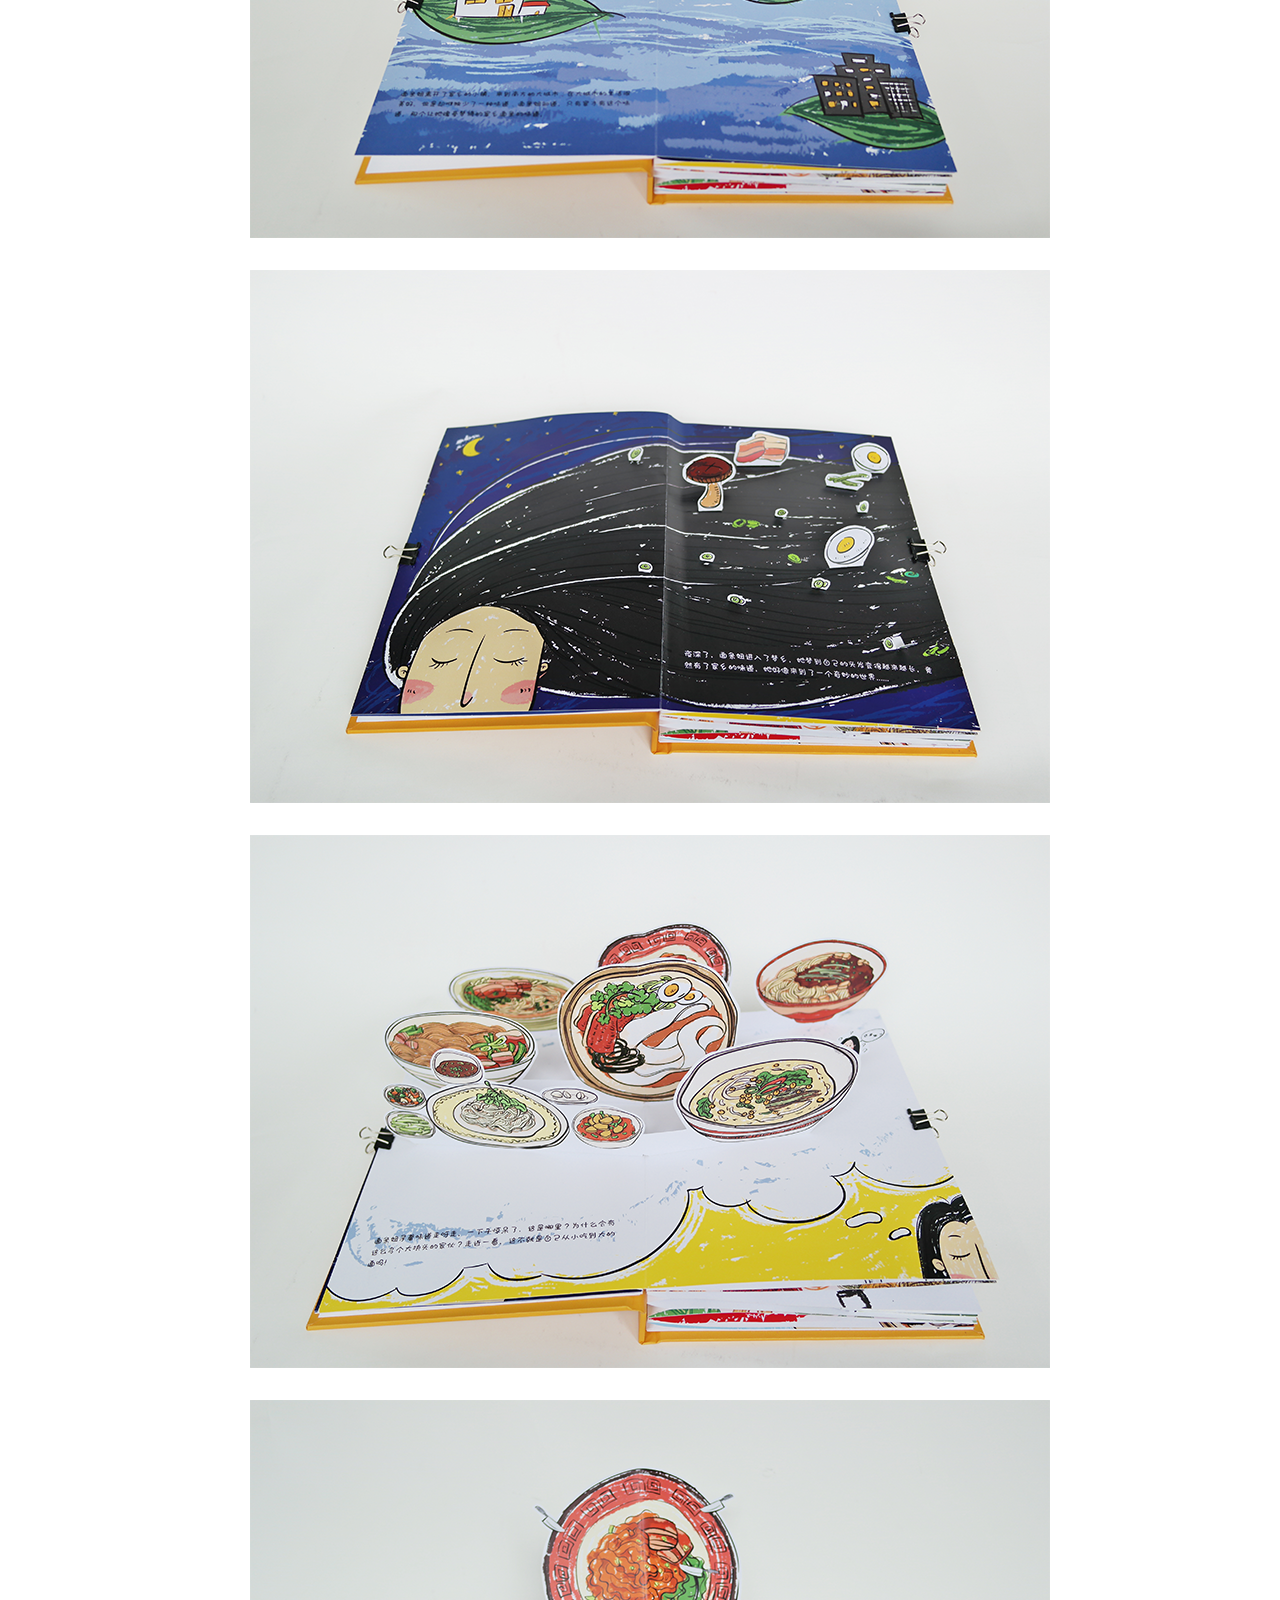
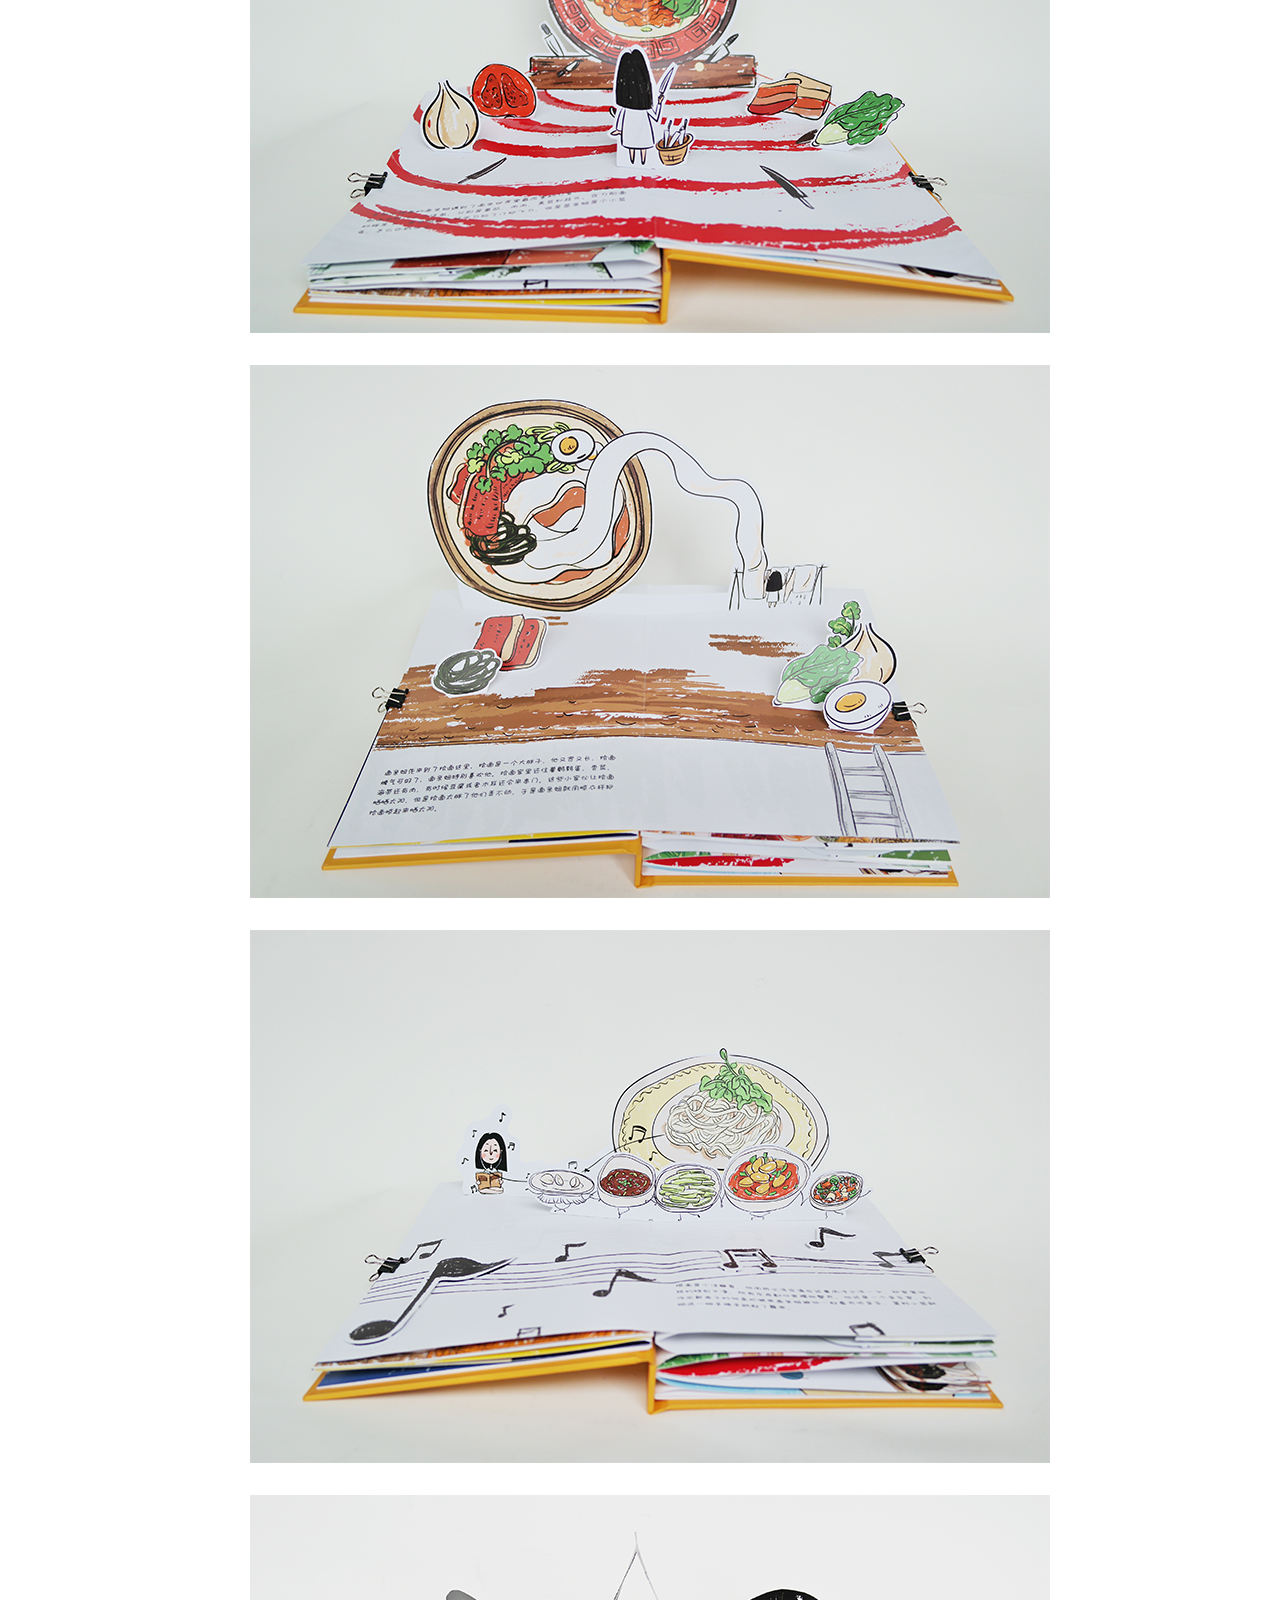
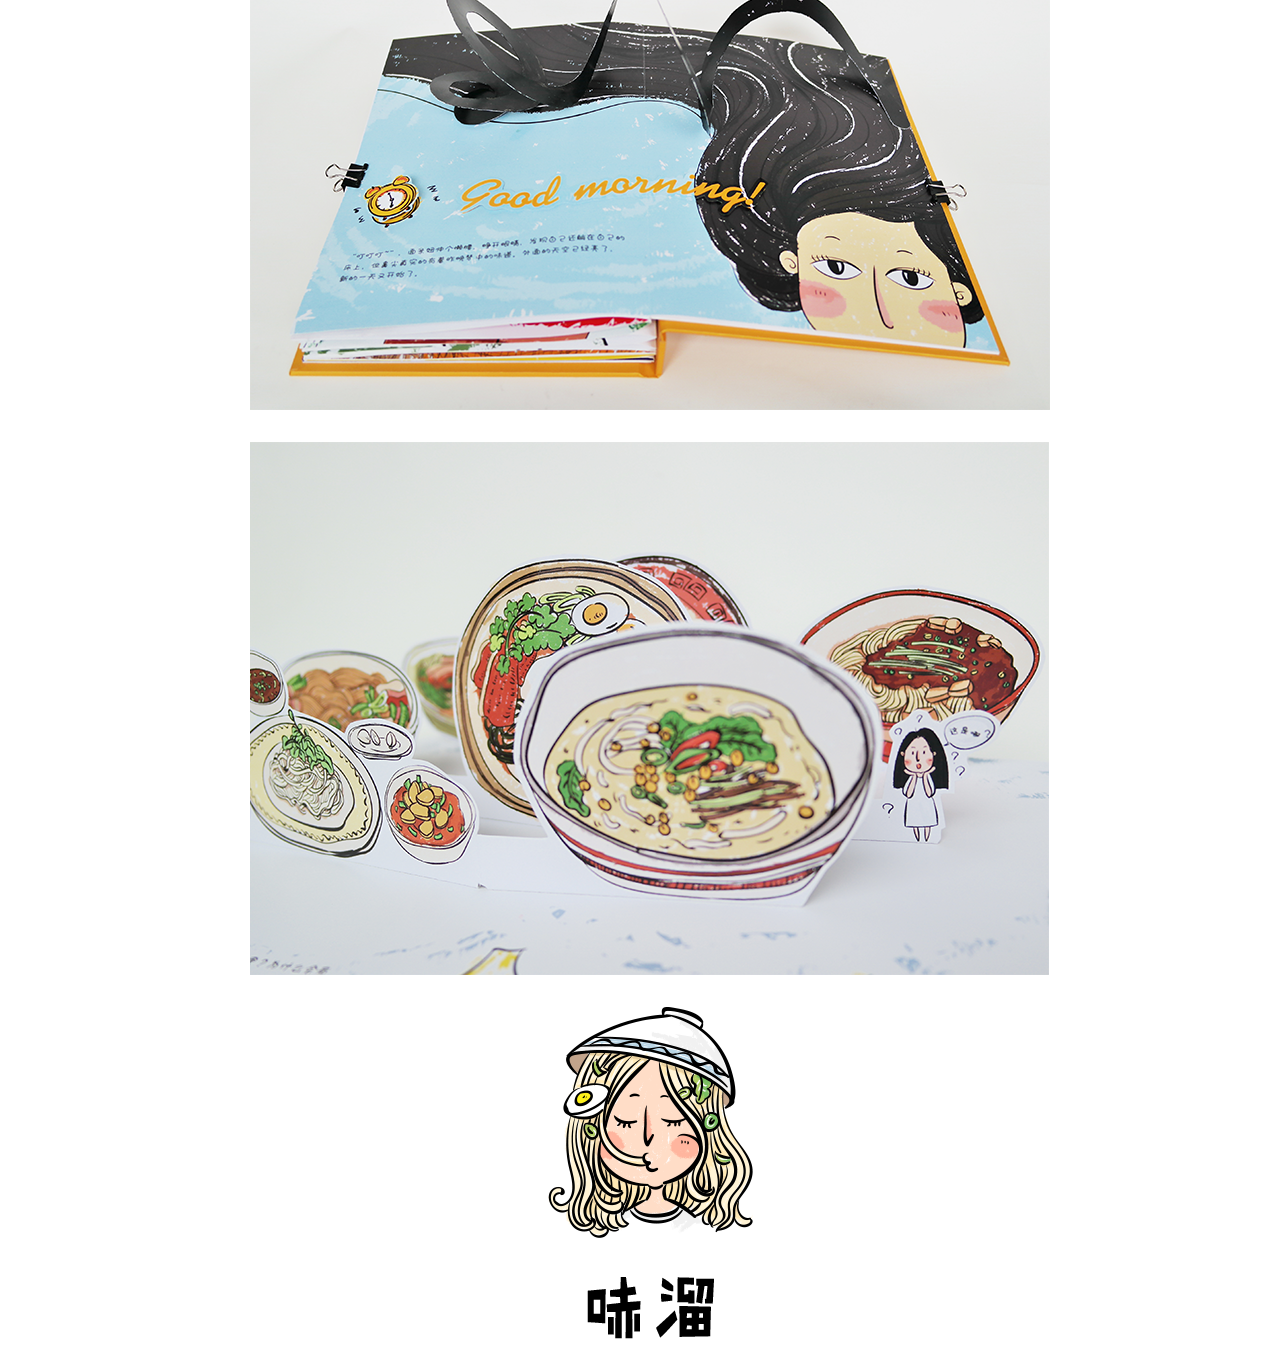
<file: html/work11.html>
<!DOCTYPE html>
<html lang="en">
<head>
    <meta charset="UTF-8">
    <meta name="viewport" content="width=device-width, initial-scale=1.0">
    <meta http-equiv="X-UA-Compatible" content="ie=edge">
    <link rel="stylesheet" href="../css/uan.css">
    <link rel="stylesheet" href="../css/common.css">
    <link rel="icon" href="./images/favicon.ico" type="image/x-icon" />
    <script src="../js/jquery.js"></script>
    <title>《哧溜》手工立体书</title>
</head>
<body class="">
    <div class="hd clearfix">
        <div class="hd-icon fl"></div>
        <ul class="hd-menu fr">
            <li class="home" data-name="home">
                <a href="https://lennonover.github.io/ccc/">HOME</a>
            </li>
            <li class="work ml24 mr24 active" data-name="work">
                <a href="https://lennonover.github.io/ccc/#/work">WORKS</a>
            </li>
            <li class="about" data-name="about">
                <a href="https://lennonover.github.io/ccc/#/about">ABOUT</a>
            </li>
        </ul>
    </div>
    <section class="works-info">
        <div class="com-tit">
            <h4>《哧溜》手工立体书</h4>
            <p>原创作品 / 书装 / 画册</p>
        </div>
        <div class="book">
            <p>
                这是一本关于面条，思乡与幻想的立体绘本。<br>
                创作灵感来自一个特别朴实的想法——饿了好想吃面！<br>
                《哧溜》的主人公叫做面条妞，<br>
                来自北方小城的面条妞独自在南京求学，<br>
                对家乡的面条有着强烈的思念，<br>
                在睡梦中来到一个面条的世界，<br>
                与各种面条发生的奇妙故事。<br>
                生活就是这样美好，大口喝汤，大口吃面，哧溜~哧溜~<br>
            </p>
            <img src="../images/11/1.png" alt="作品">
            <img src="../images/11/2.png" alt="作品">
            <img src="../images/11/3.png" alt="作品">
            <img src="../images/11/4.png" alt="作品">
            <img src="../images/11/5.png" alt="作品">
            <img src="../images/11/6.png" alt="作品">
            <img src="../images/11/7.png" alt="作品">
            <img src="../images/11/8.png" alt="作品">
            <img src="../images/11/9.png" alt="作品">
            <img src="../images/11/10.png" style="width: 205px;height:332px;" alt="作品">
        </div>
    </section>
    <div id="btn_top"></div>
    <script >
        (function(){
           
            $(window).scroll(function () {
                if ($(window).scrollTop() >= 150) {
                    $('#btn_top').fadeIn();
                }
                else {
                    $('#btn_top').fadeOut();
                }
            });
            $('#btn_top').click(function () {
                $('html,body').animate({ scrollTop: 0 }, 500);
            });
        })()
    </script>
</body>
</html>
</file>
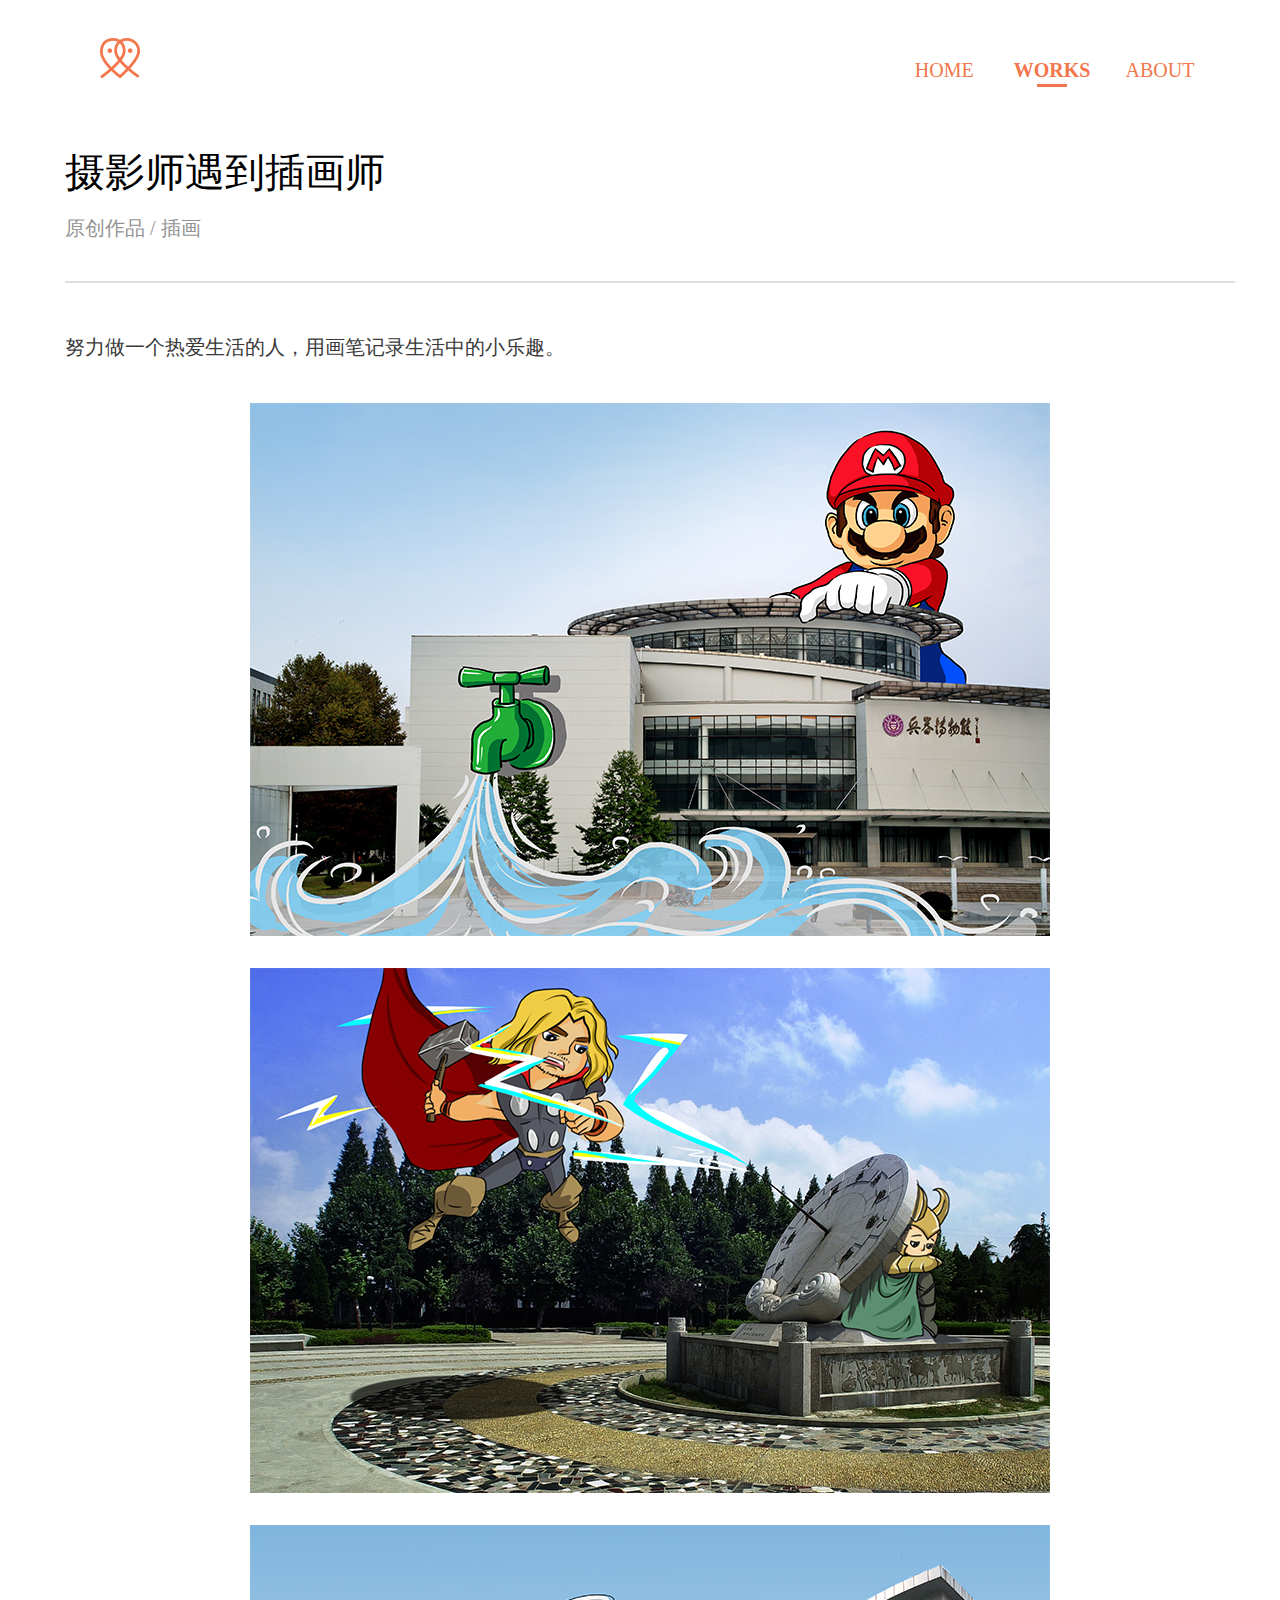
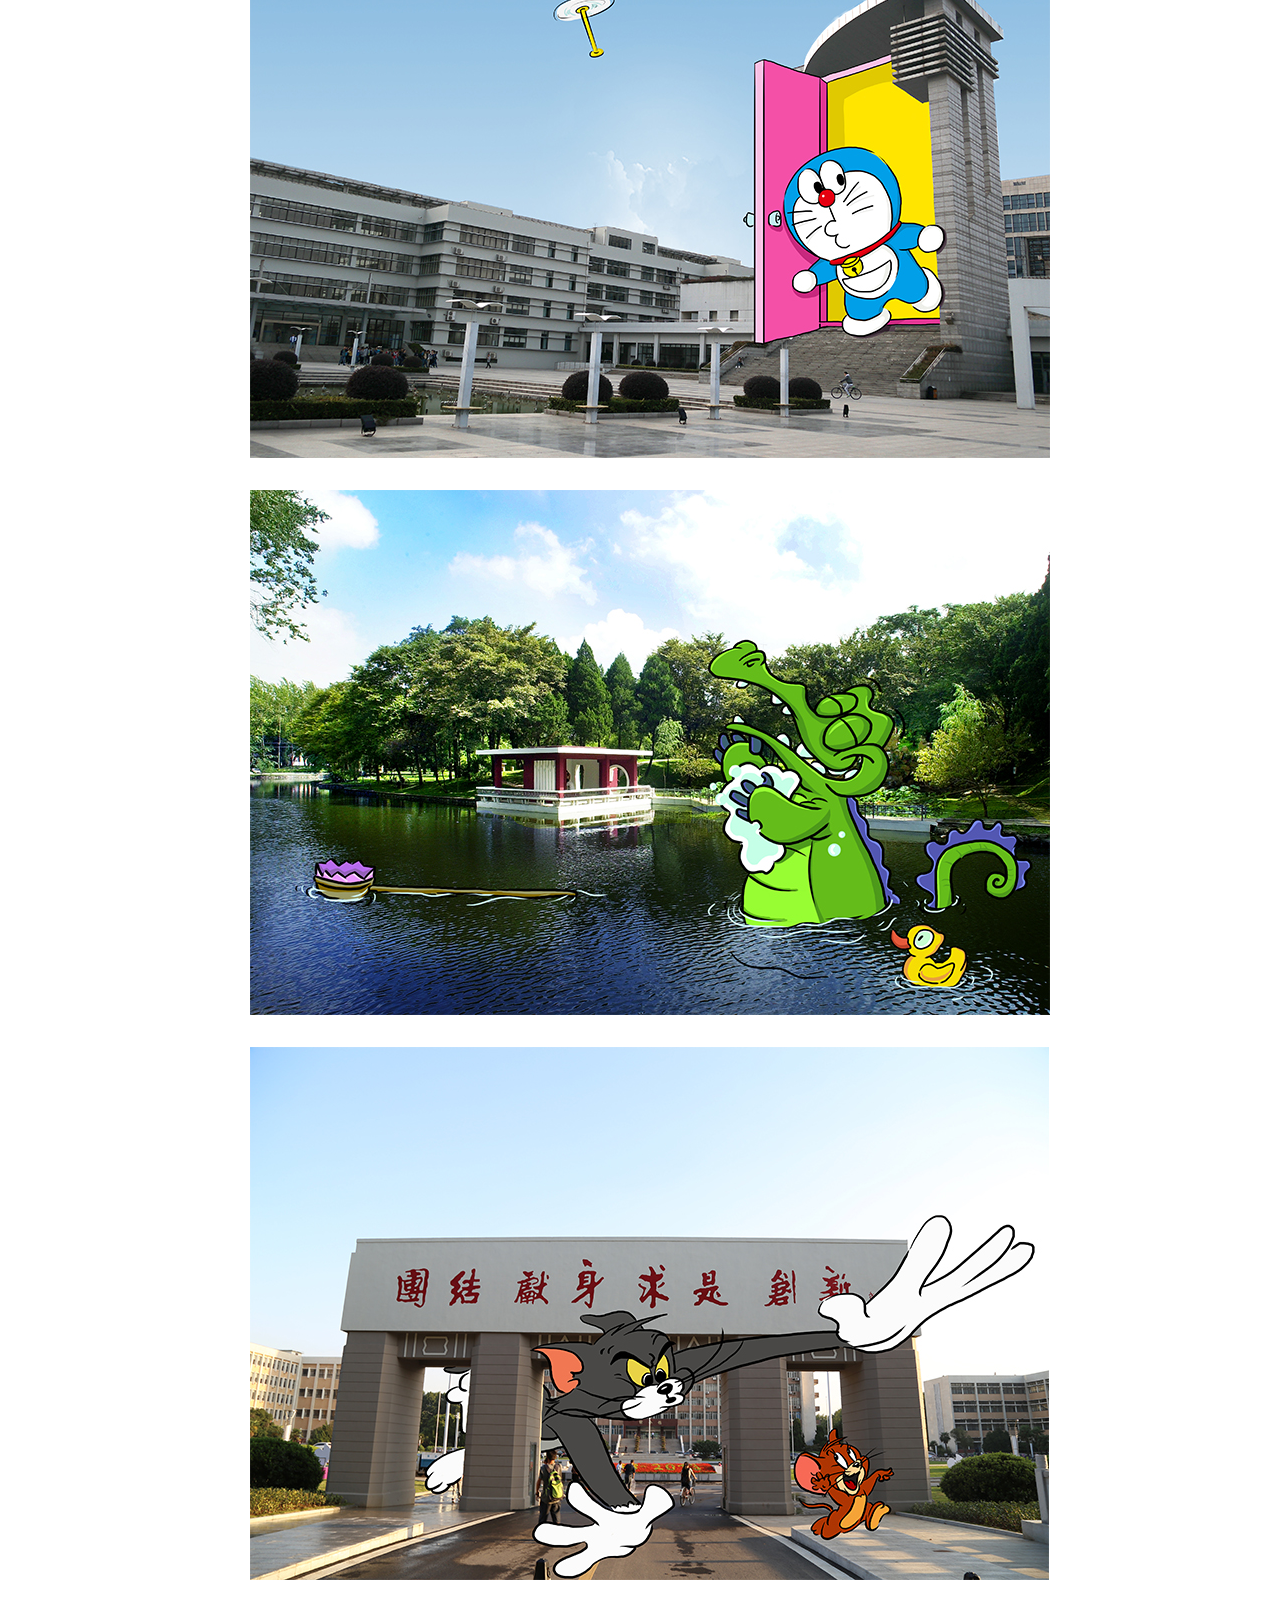
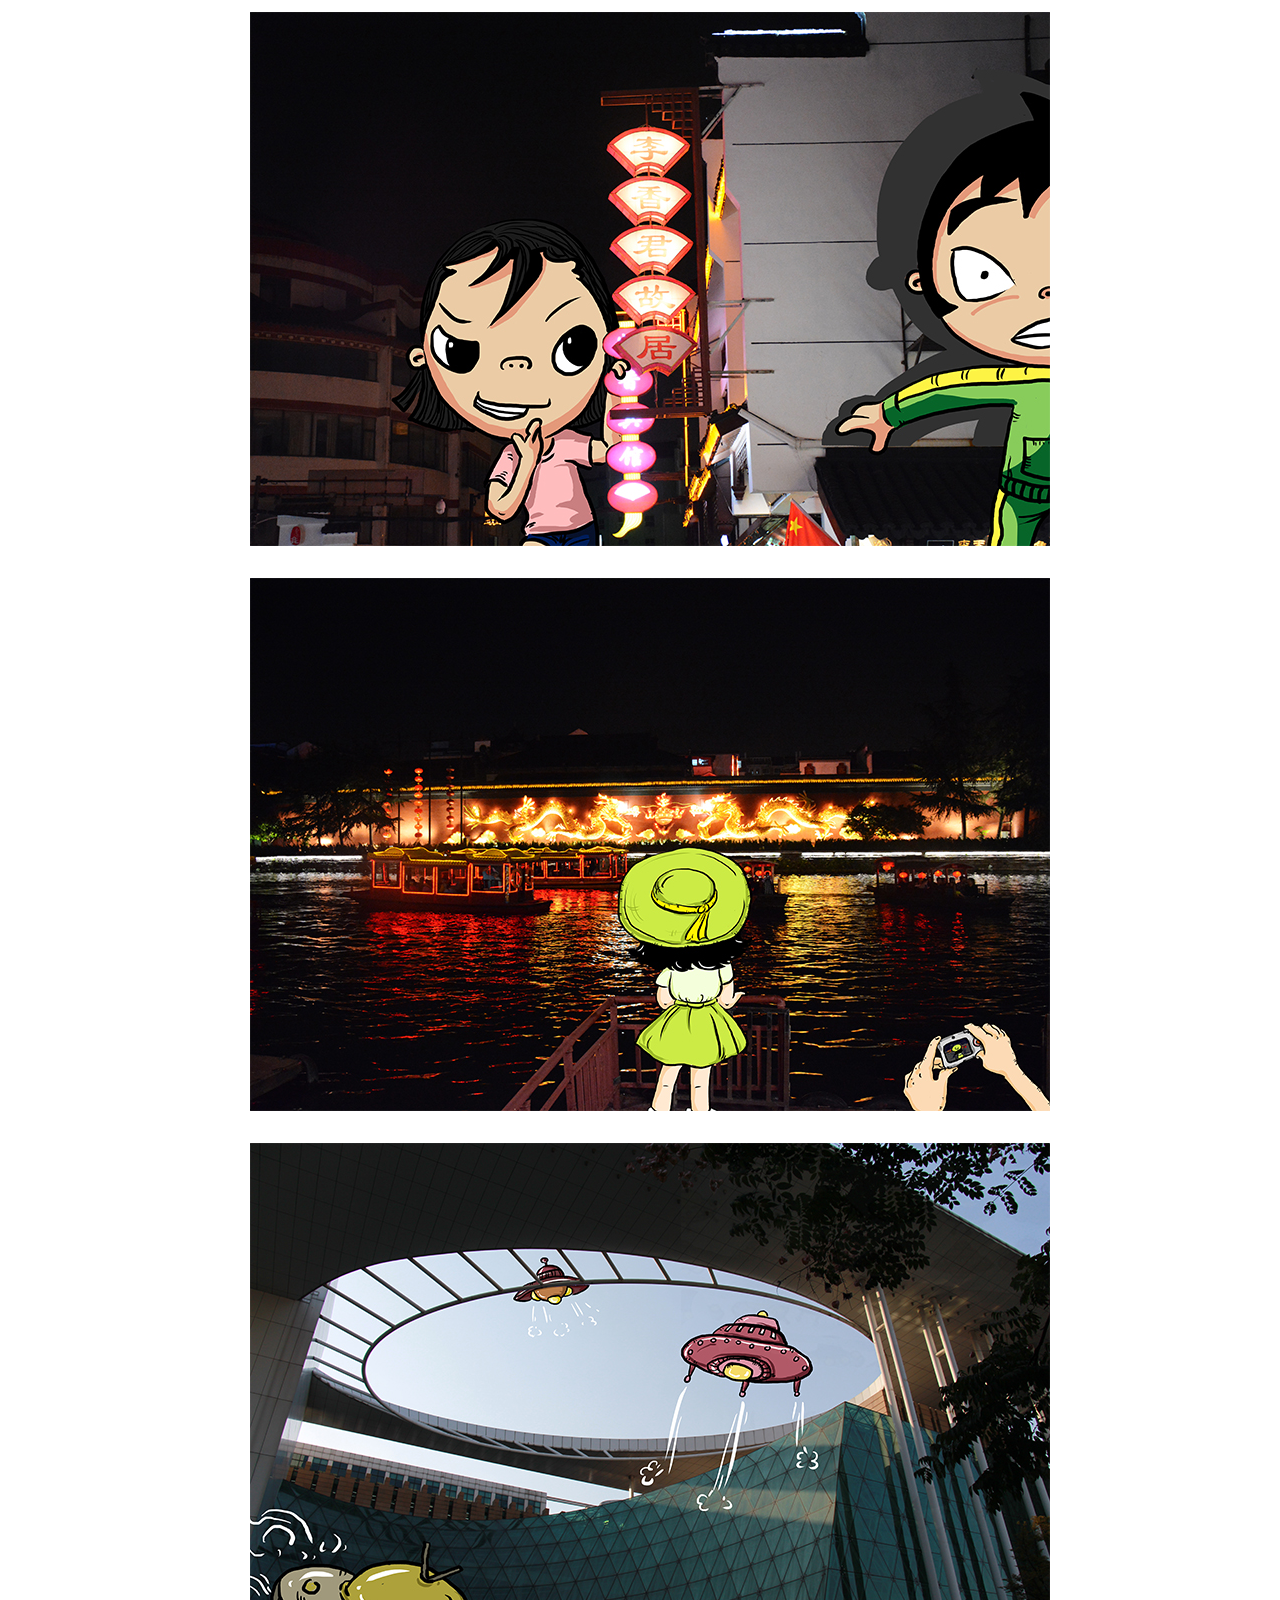
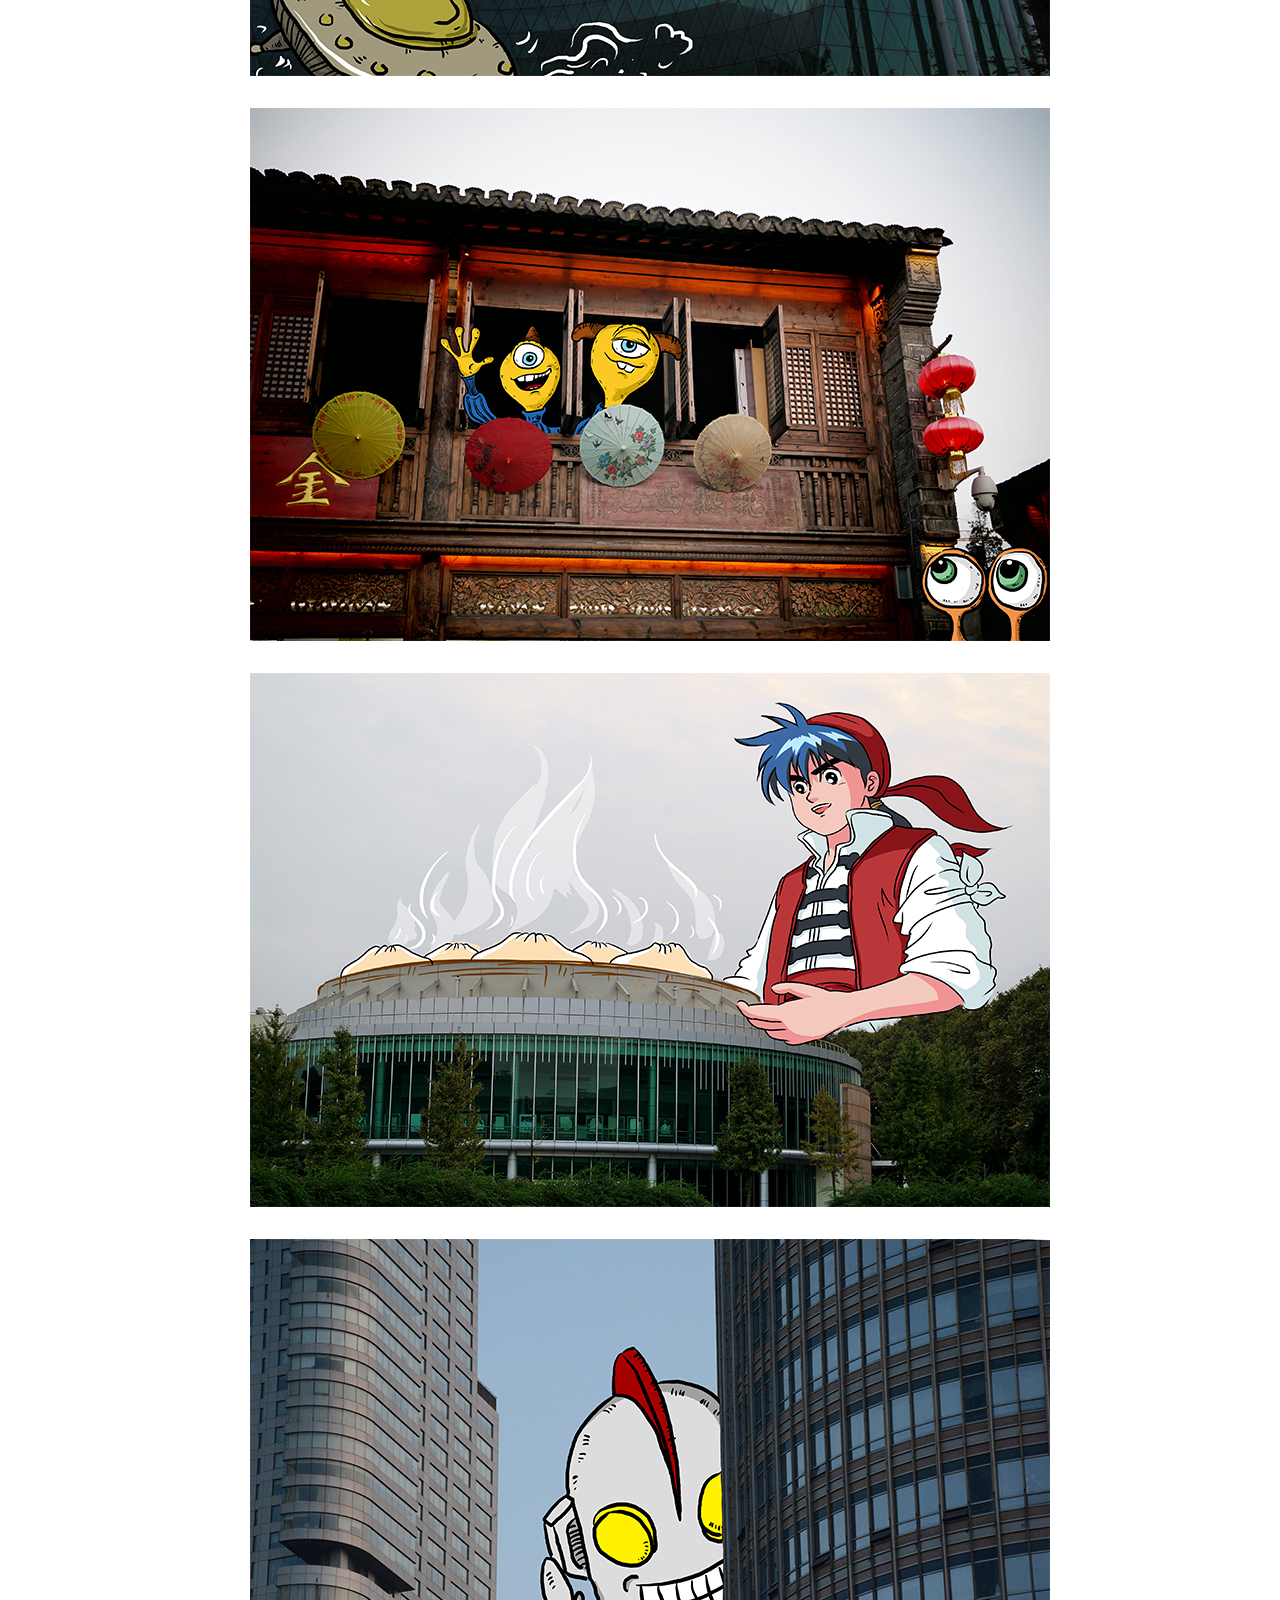
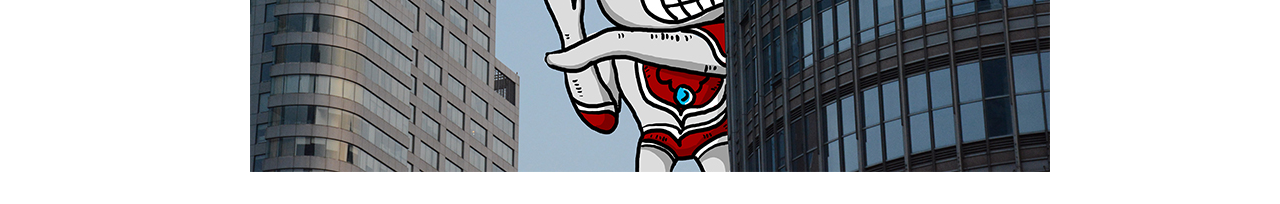
<file: html/work12.html>
<!DOCTYPE html>
<html lang="en">
<head>
    <meta charset="UTF-8">
    <meta name="viewport" content="width=device-width, initial-scale=1.0">
    <meta http-equiv="X-UA-Compatible" content="ie=edge">
    <link rel="stylesheet" href="../css/uan.css">
    <link rel="stylesheet" href="../css/common.css">
    <link rel="icon" href="./images/favicon.ico" type="image/x-icon" />
    <script src="../js/jquery.js"></script>
    <title>摄影师遇到插画师</title>
</head>
<body class="">
    <div class="hd clearfix">
        <div class="hd-icon fl"></div>
        <ul class="hd-menu fr">
            <li class="home" data-name="home">
                <a href="https://lennonover.github.io/ccc/">HOME</a>
            </li>
            <li class="work ml24 mr24 active" data-name="work">
                <a href="https://lennonover.github.io/ccc/#/work">WORKS</a>
            </li>
            <li class="about" data-name="about">
                <a href="https://lennonover.github.io/ccc/#/about">ABOUT</a>
            </li>
        </ul>
    </div>
    <section class="works-info">
        <div class="com-tit">
            <h4>摄影师遇到插画师</h4>
            <p>原创作品  /  插画</p>
        </div>
        <div class="book">
            <p>
                努力做一个热爱生活的人，用画笔记录生活中的小乐趣。<br>
            </p>
            <img src="../images/12/1.jpg" alt="作品">
            <img src="../images/12/2.jpg" alt="作品">
            <img src="../images/12/3.jpg" alt="作品">
            <img src="../images/12/4.jpg" alt="作品">
            <img src="../images/12/5.jpg" alt="作品">
            <img src="../images/12/6.jpg" alt="作品">
            <img src="../images/12/7.jpg" alt="作品">
            <img src="../images/12/8.jpg" alt="作品">
            <img src="../images/12/9.jpg" alt="作品">
            <img src="../images/12/10.jpg" alt="作品">
            <img src="../images/12/11.jpg" alt="作品">
        </div>
    </section>
    <div id="btn_top"></div>
    <script >
        (function(){
           
            $(window).scroll(function () {
                if ($(window).scrollTop() >= 150) {
                    $('#btn_top').fadeIn();
                }
                else {
                    $('#btn_top').fadeOut();
                }
            });
            $('#btn_top').click(function () {
                $('html,body').animate({ scrollTop: 0 }, 500);
            });
        })()
    </script>
</body>
</html>
</file>
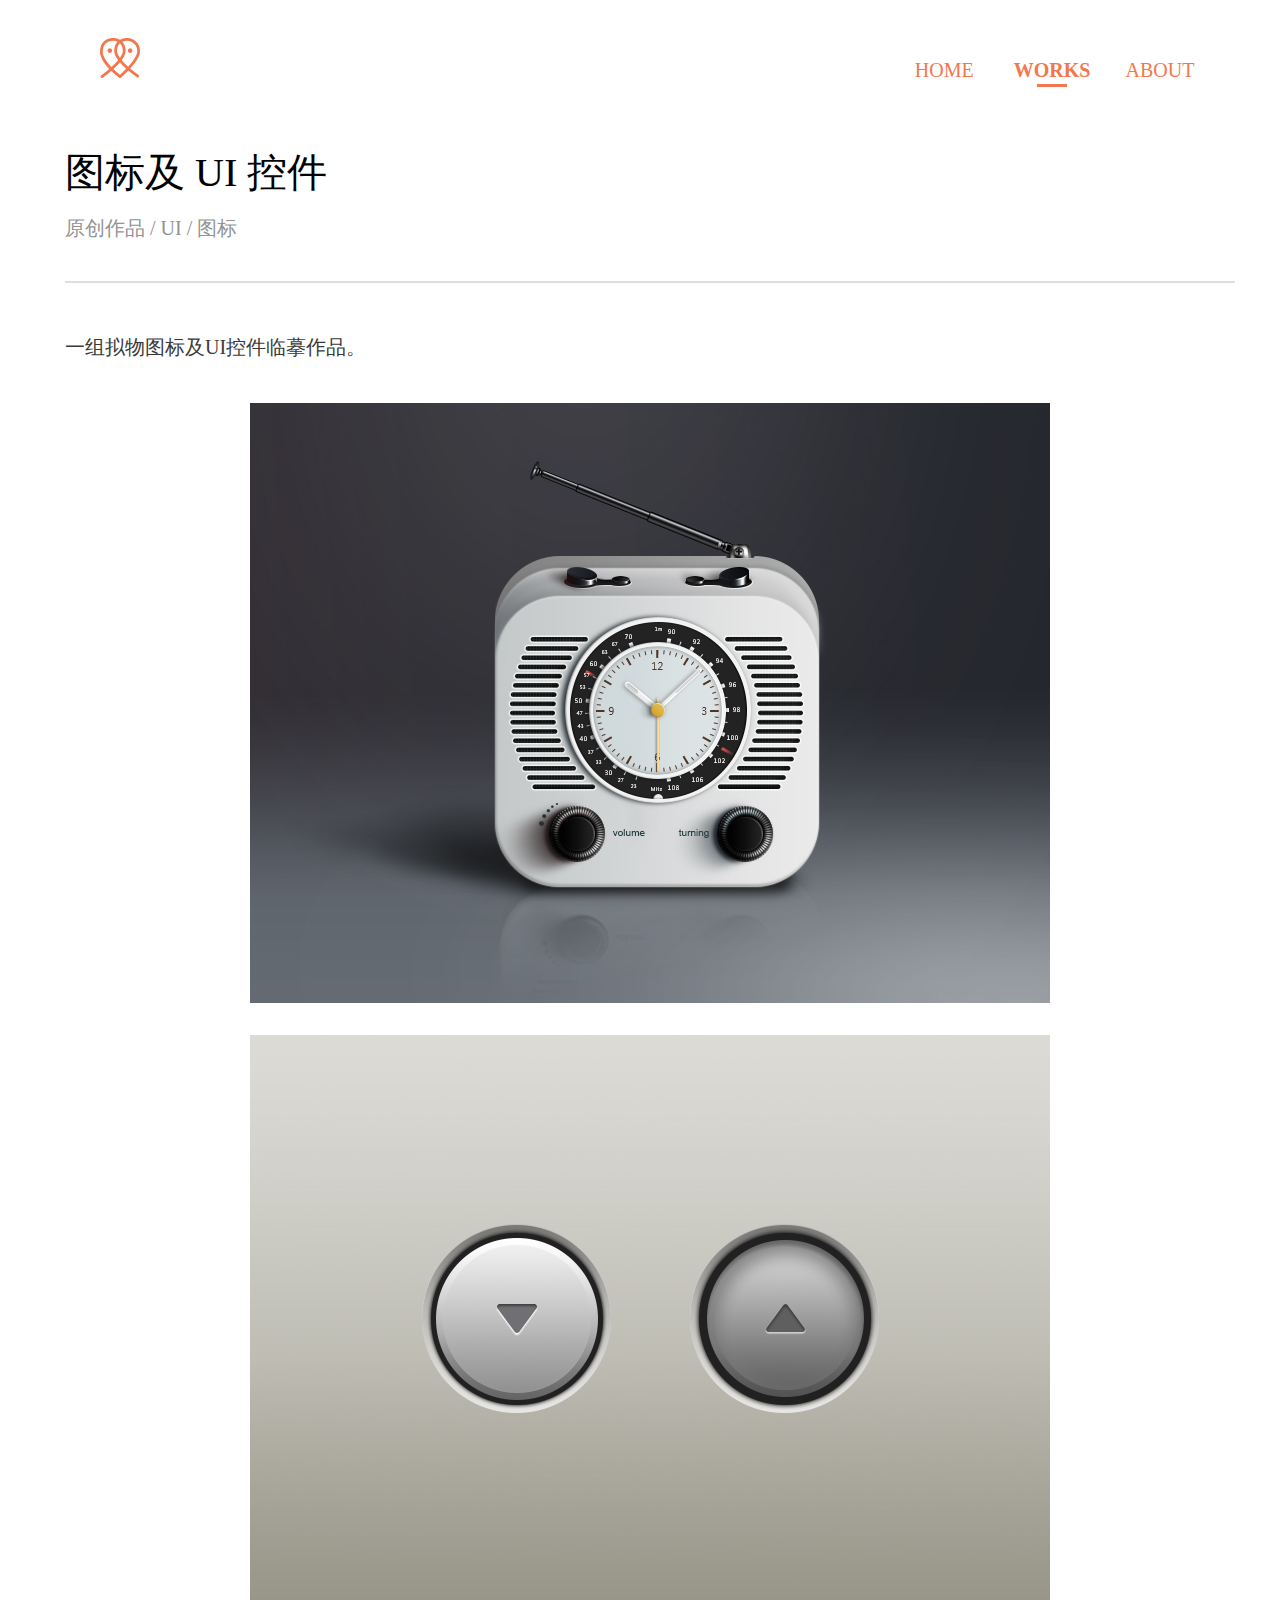
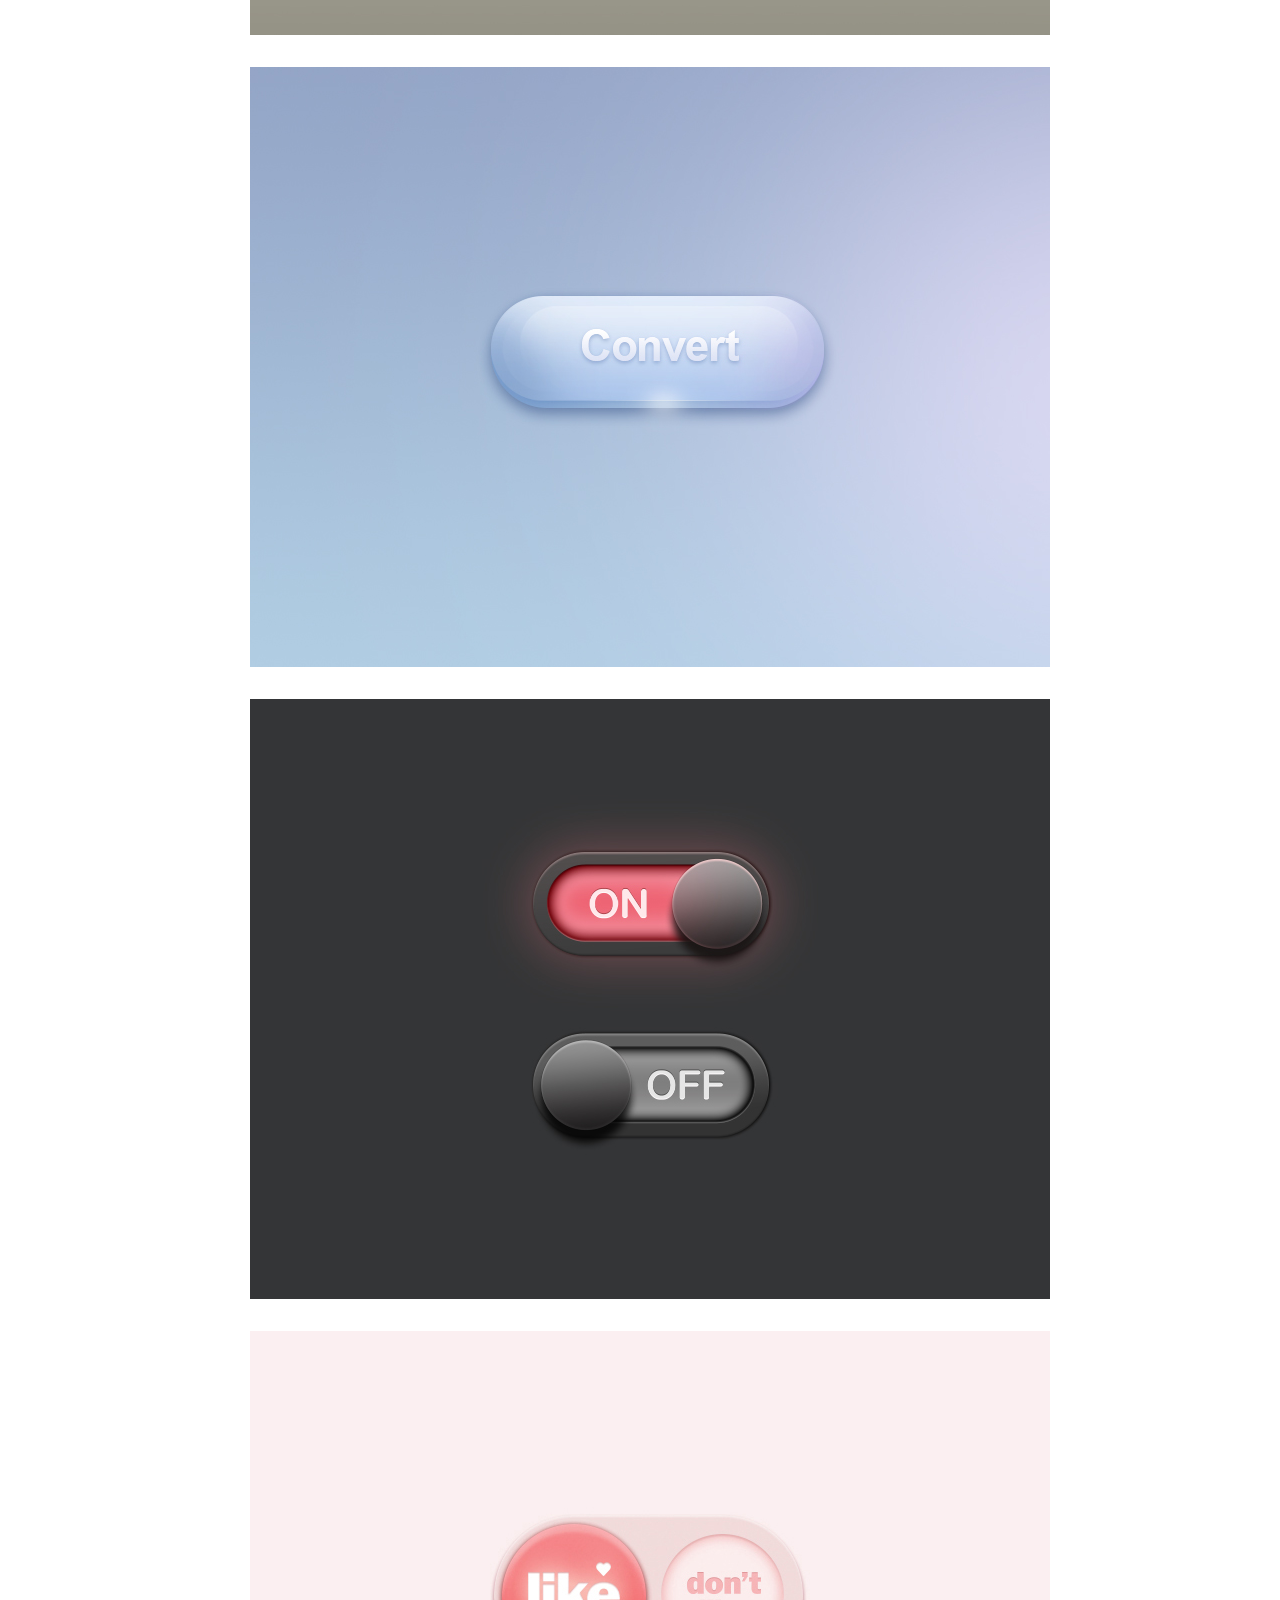
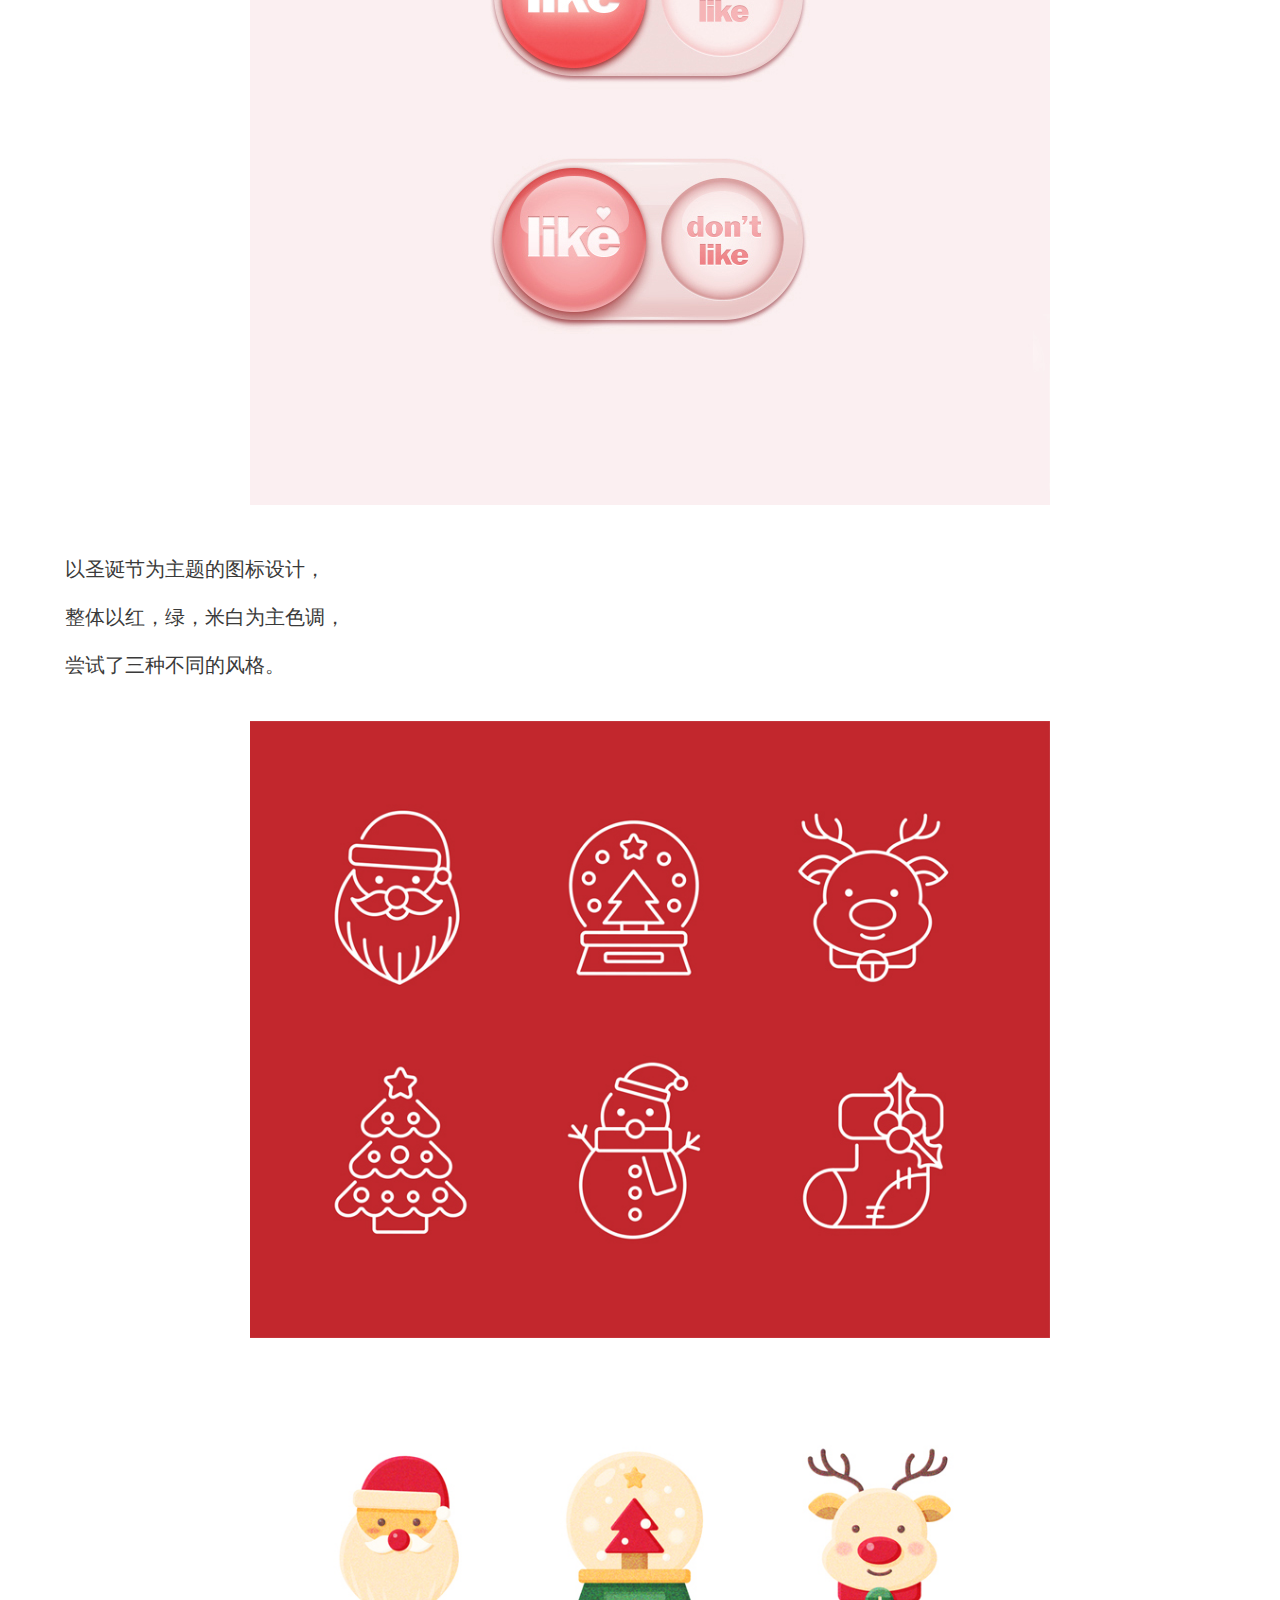
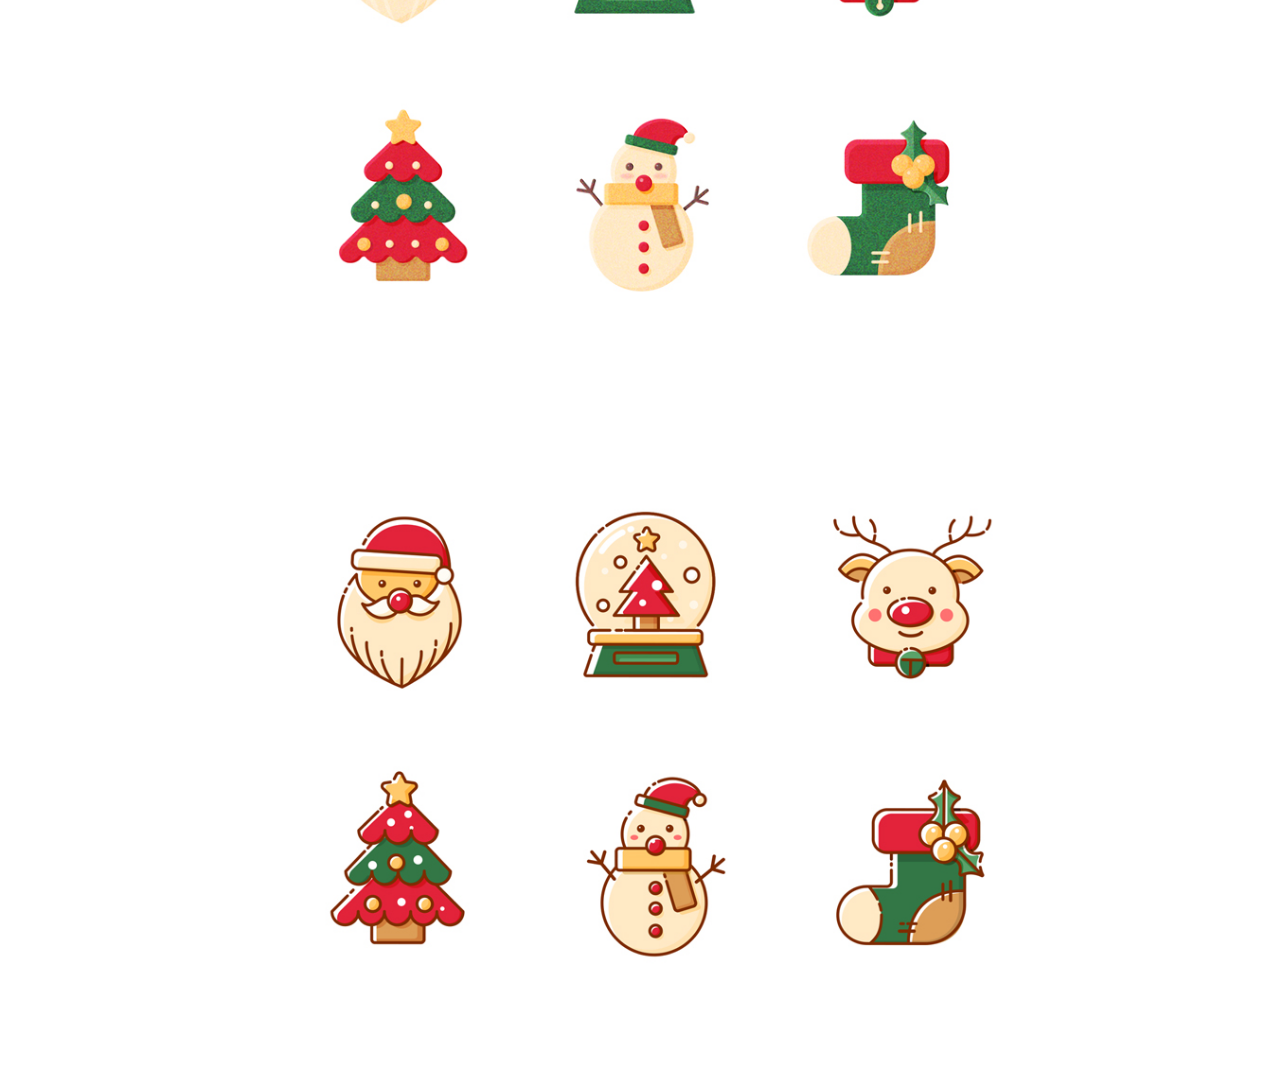
<file: html/work2.html>
<!DOCTYPE html>
<html lang="en">
<head>
    <meta charset="UTF-8">
    <meta name="viewport" content="width=device-width, initial-scale=1.0">
    <meta http-equiv="X-UA-Compatible" content="ie=edge">
    <link rel="stylesheet" href="../css/uan.css">
    <link rel="stylesheet" href="../css/common.css">
    <link rel="icon" href="./images/favicon.ico" type="image/x-icon" />
    <script src="../js/jquery.js"></script>
    <title>拟物图标及UI控件</title>
</head>
<body class="">
    <div class="hd clearfix">
        <div class="hd-icon fl"></div>
        <ul class="hd-menu fr">
            <li class="home" data-name="home">
                <a href="https://lennonover.github.io/ccc/">HOME</a>
            </li>
            <li class="work ml24 mr24 active" data-name="work">
                <a href="https://lennonover.github.io/ccc/#/work">WORKS</a>
            </li>
            <li class="about" data-name="about">
                <a href="https://lennonover.github.io/ccc/#/about">ABOUT</a>
            </li>
        </ul>
    </div>
    <section class="works-info">
        <div class="com-tit">
            <h4>图标及 UI 控件</h4>
            <p>原创作品  /  UI  /  图标</p>
        </div>
        <div class="book">
            <p>
                一组拟物图标及UI控件临摹作品。
            </p>
            <img src="../images/2/1.jpg" alt="作品">
            <img src="../images/2/2.jpg" alt="作品">
            <img src="../images/2/3.jpg" alt="作品">
            <img src="../images/2/4.jpg" alt="作品">
            <img src="../images/2/5.jpg" alt="作品">
            <p>
                以圣诞节为主题的图标设计， <br>
                整体以红，绿，米白为主色调，<br>
                尝试了三种不同的风格。<br>
                    
            </p>
            <img src="../images/3/1.jpg" alt="作品">
            <img src="../images/3/2.jpg" alt="作品">
            <img src="../images/3/3.jpg" alt="作品">
        </div>
    </section>
    <div id="btn_top"></div>
    <script >
        (function(){
           
            $(window).scroll(function () {
                if ($(window).scrollTop() >= 150) {
                    $('#btn_top').fadeIn();
                }
                else {
                    $('#btn_top').fadeOut();
                }
            });
            $('#btn_top').click(function () {
                $('html,body').animate({ scrollTop: 0 }, 500);
            });
        })()
    </script>
</body>
</html>
</file>
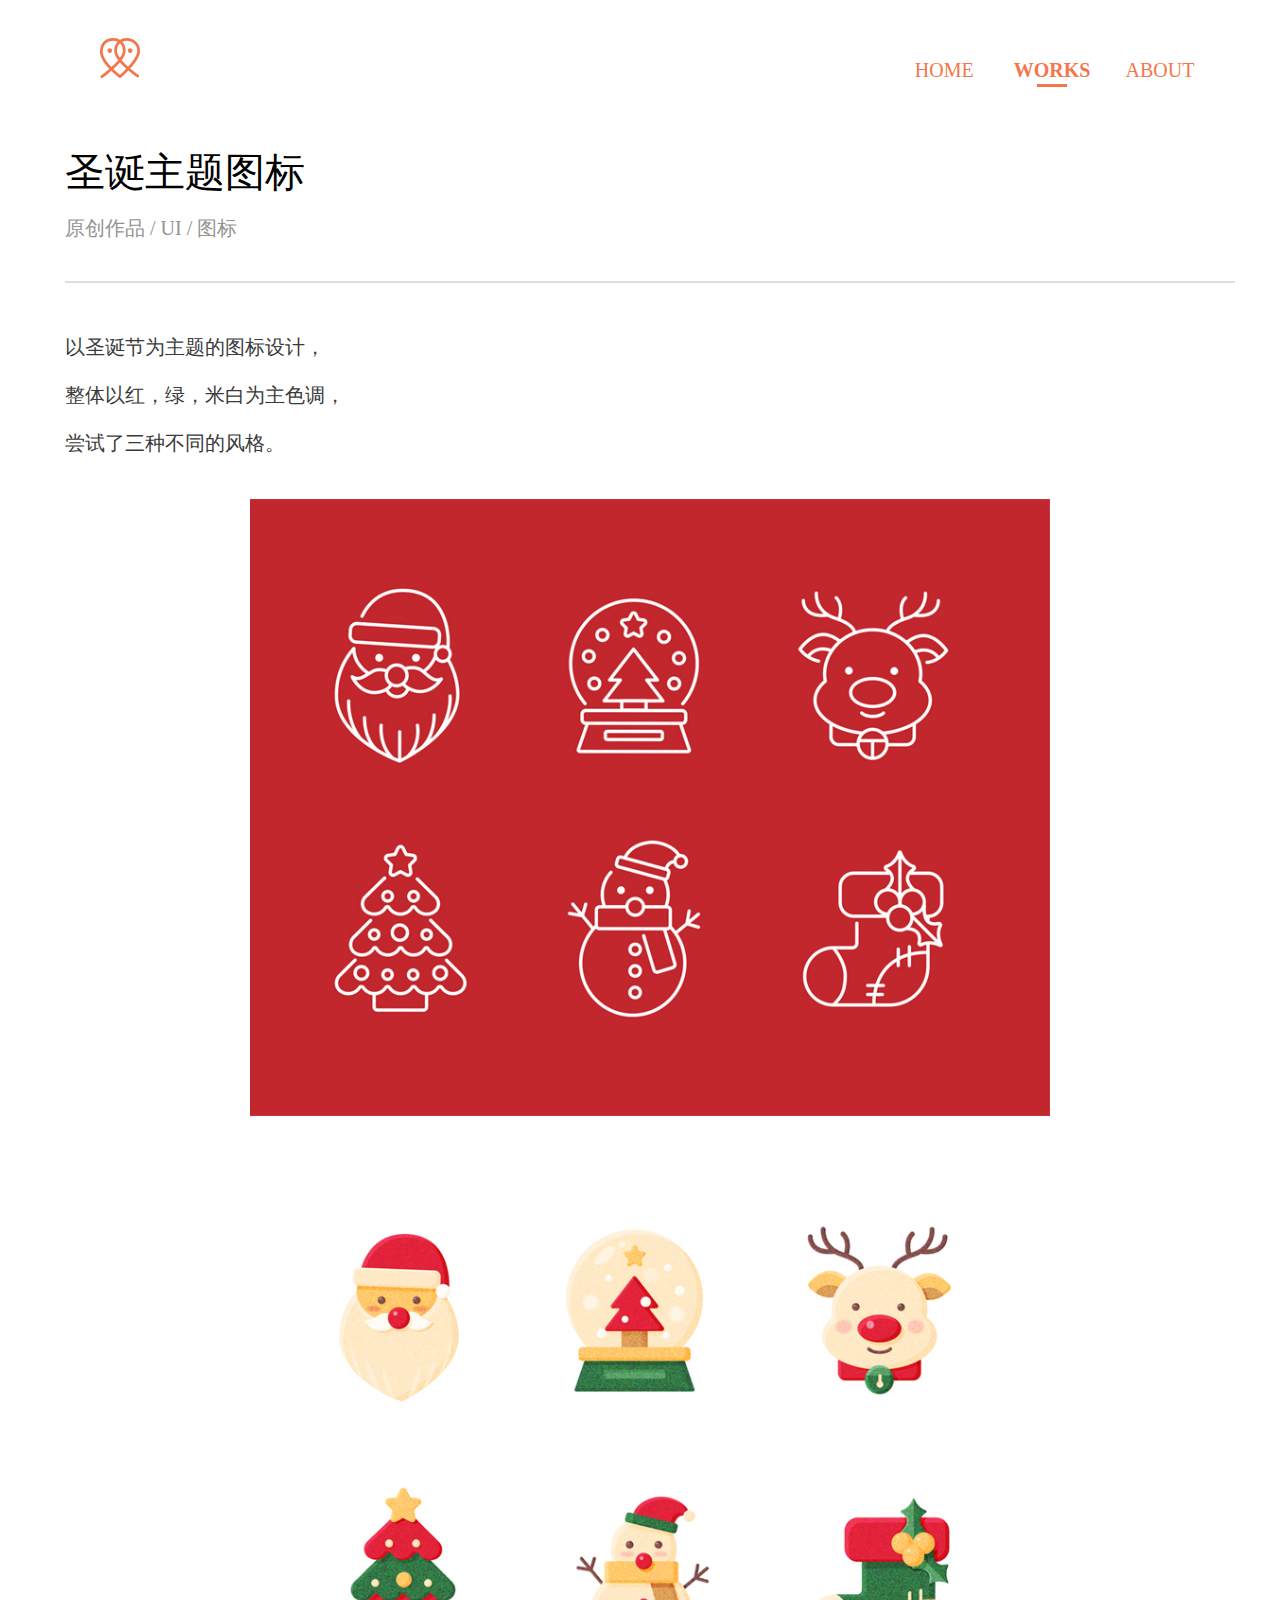
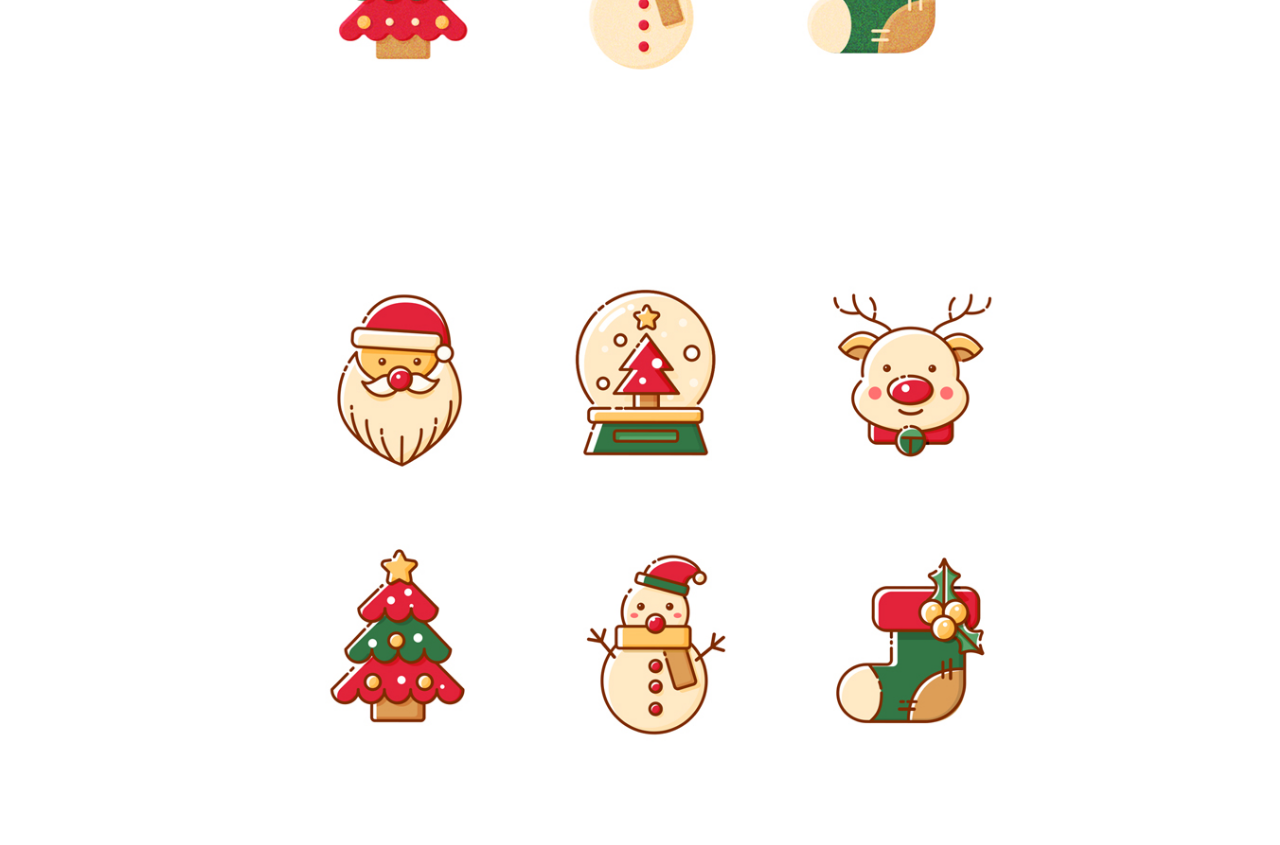
<file: html/work3.html>
<!DOCTYPE html>
<html lang="en">
<head>
    <meta charset="UTF-8">
    <meta name="viewport" content="width=device-width, initial-scale=1.0">
    <meta http-equiv="X-UA-Compatible" content="ie=edge">
    <link rel="stylesheet" href="../css/uan.css">
    <link rel="stylesheet" href="../css/common.css">
    <link rel="icon" href="./images/favicon.ico" type="image/x-icon" />
    <script src="../js/jquery.js"></script>
    <title>圣诞主题图标</title>
</head>
<body class="">
    <div class="hd clearfix">
        <div class="hd-icon fl"></div>
        <ul class="hd-menu fr">
            <li class="home" data-name="home">
                <a href="https://lennonover.github.io/ccc/">HOME</a>
            </li>
            <li class="work ml24 mr24 active" data-name="work">
                <a href="https://lennonover.github.io/ccc/#/work">WORKS</a>
            </li>
            <li class="about" data-name="about">
                <a href="https://lennonover.github.io/ccc/#/about">ABOUT</a>
            </li>
        </ul>
    </div>
    <section class="works-info">
        <div class="com-tit">
            <h4>圣诞主题图标</h4>
            <p>原创作品  /  UI  /  图标</p>
        </div>
        <div class="book">
            <p>
                以圣诞节为主题的图标设计， <br>
                整体以红，绿，米白为主色调，<br>
                尝试了三种不同的风格。<br>
                    
            </p>
            <img src="../images/3/1.jpg" alt="作品">
            <img src="../images/3/2.jpg" alt="作品">
            <img src="../images/3/3.jpg" alt="作品">
        </div>
    </section>
    <div id="btn_top"></div>
    <script >
        (function(){
           
            $(window).scroll(function () {
                if ($(window).scrollTop() >= 150) {
                    $('#btn_top').fadeIn();
                }
                else {
                    $('#btn_top').fadeOut();
                }
            });
            $('#btn_top').click(function () {
                $('html,body').animate({ scrollTop: 0 }, 500);
            });
        })()
    </script>
</body>
</html>
</file>
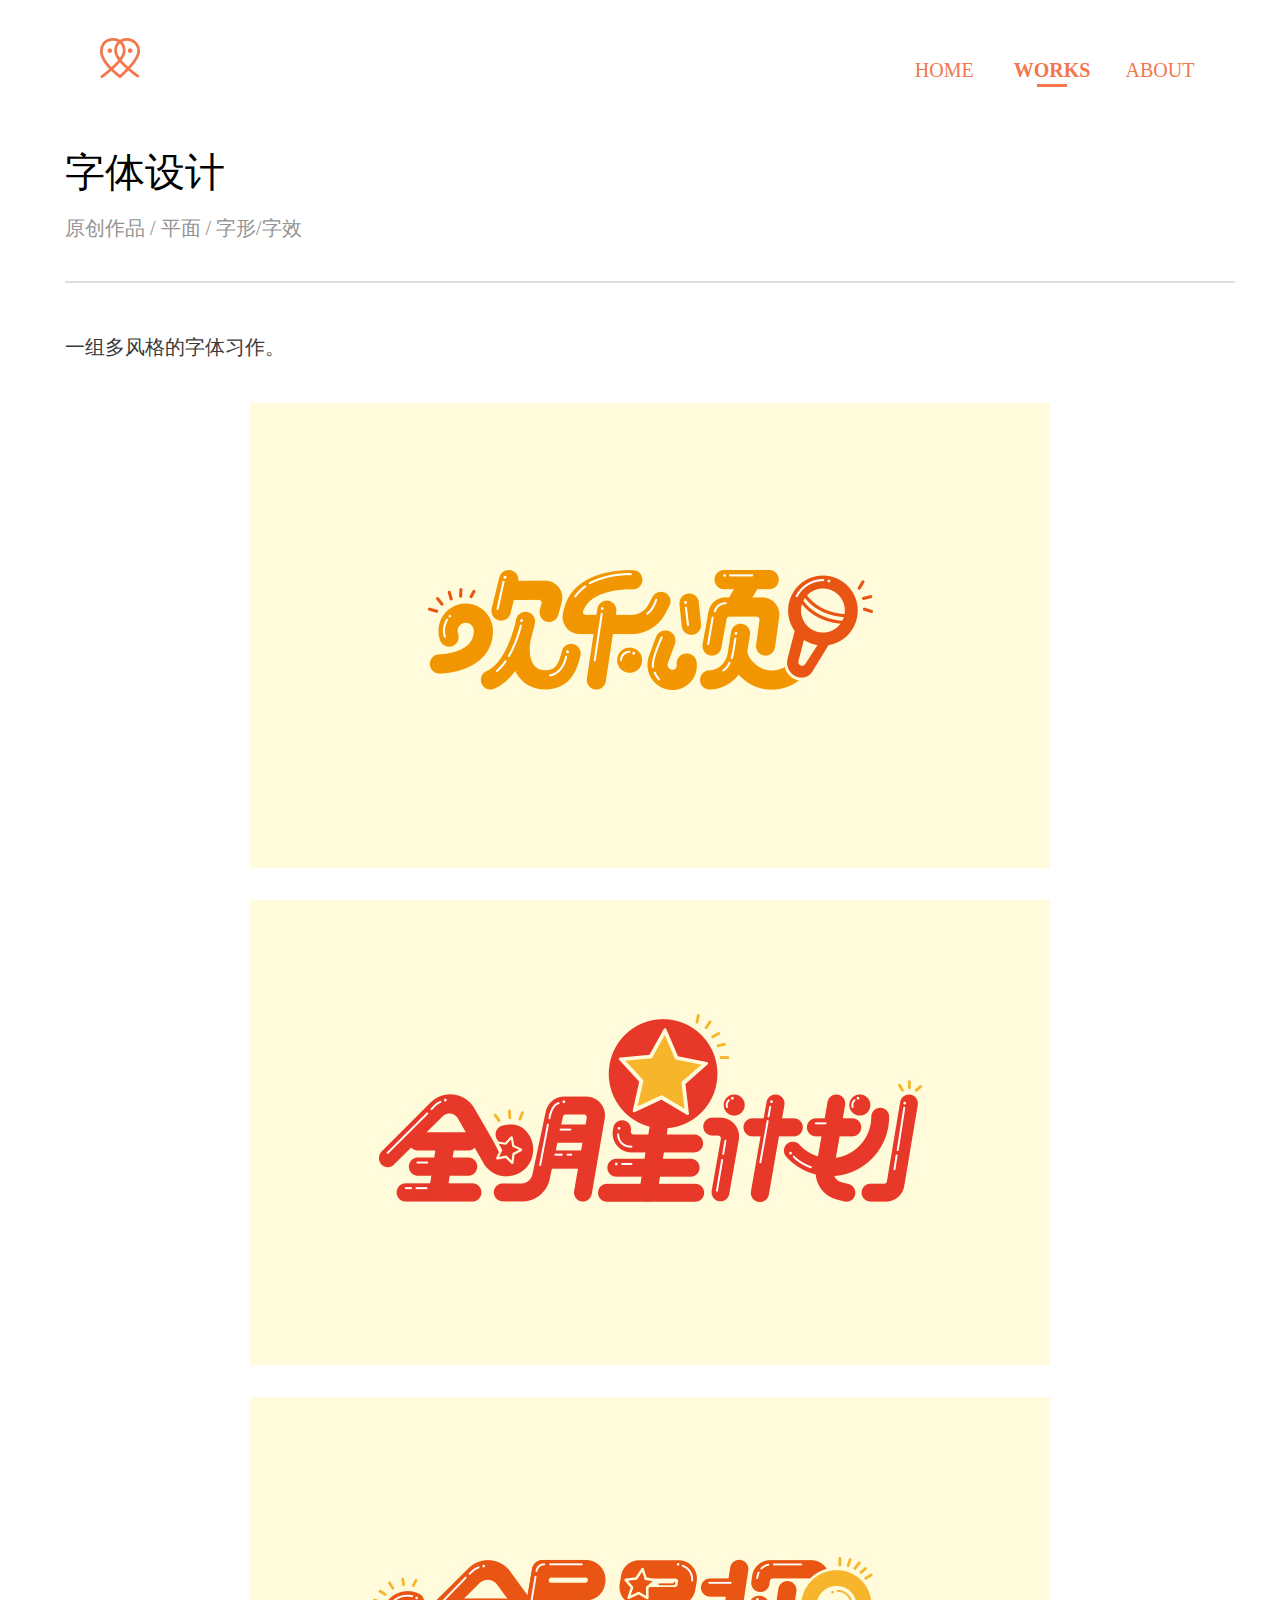
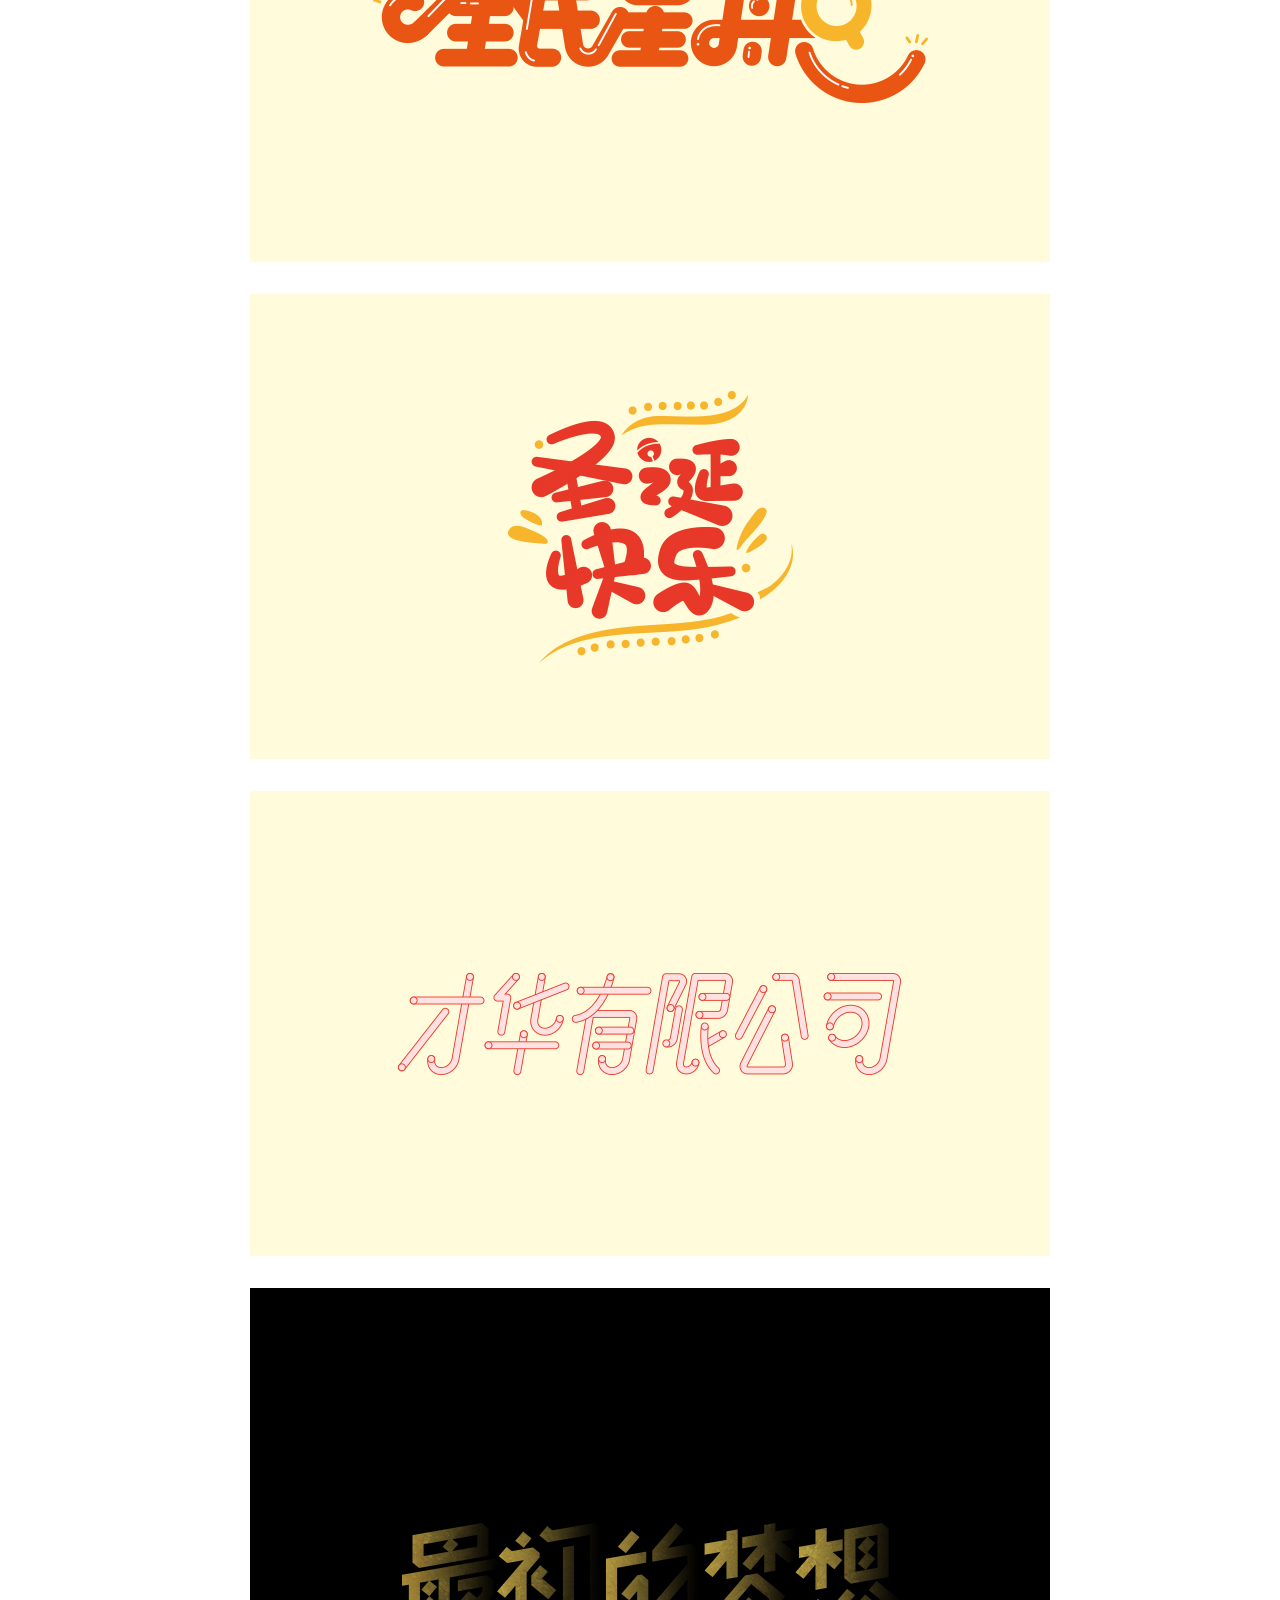
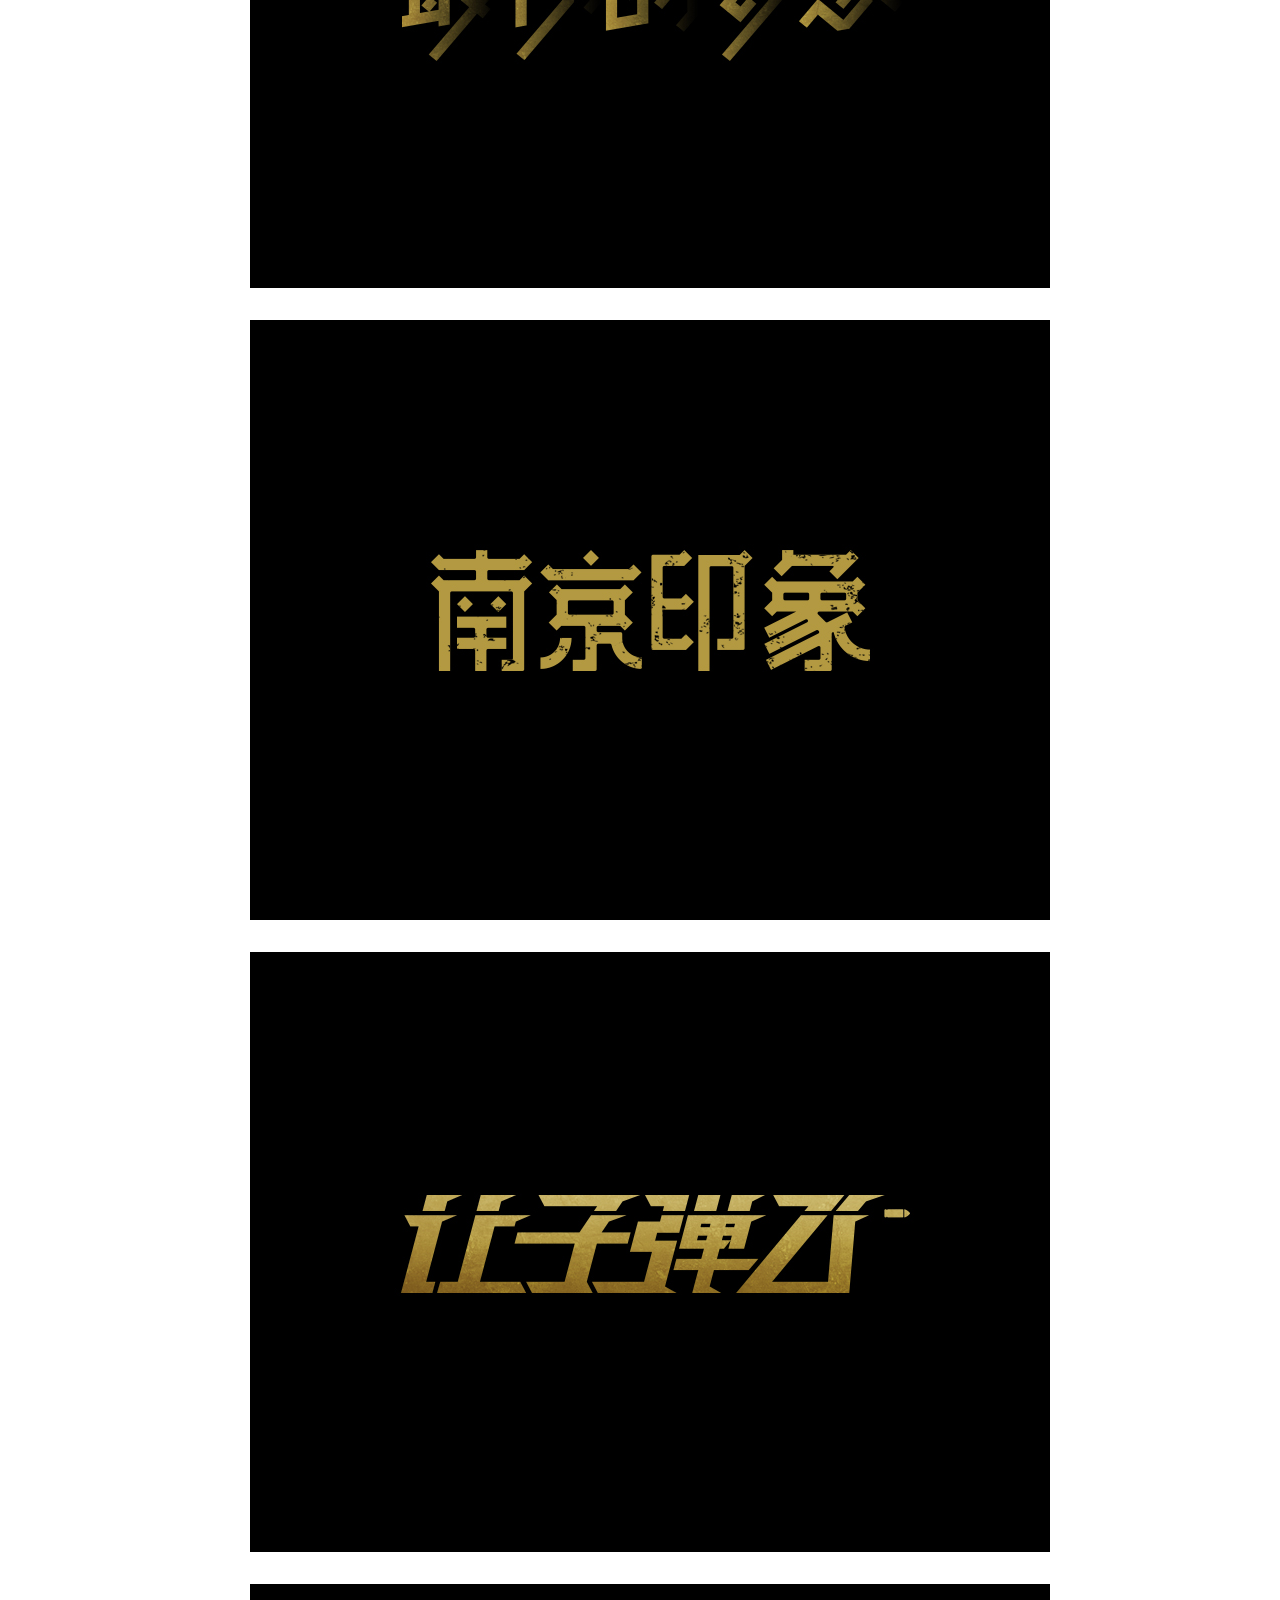
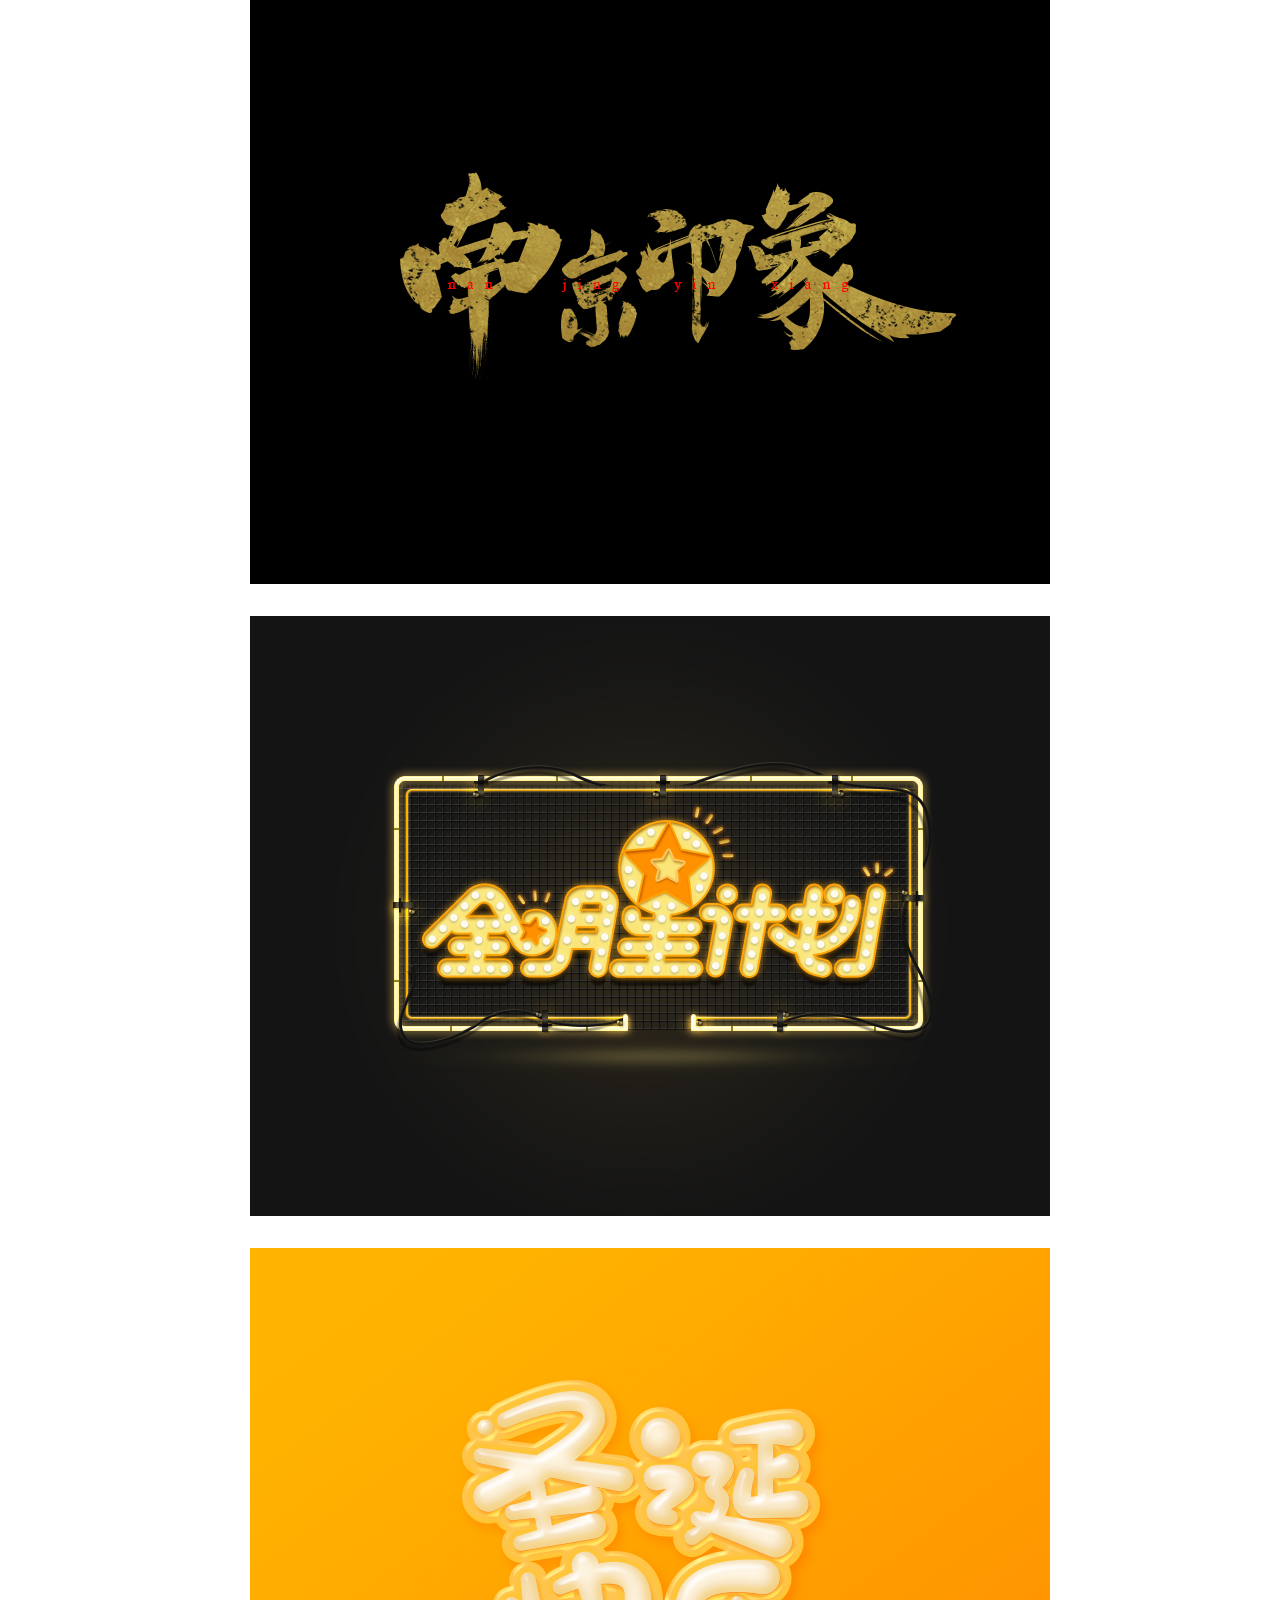
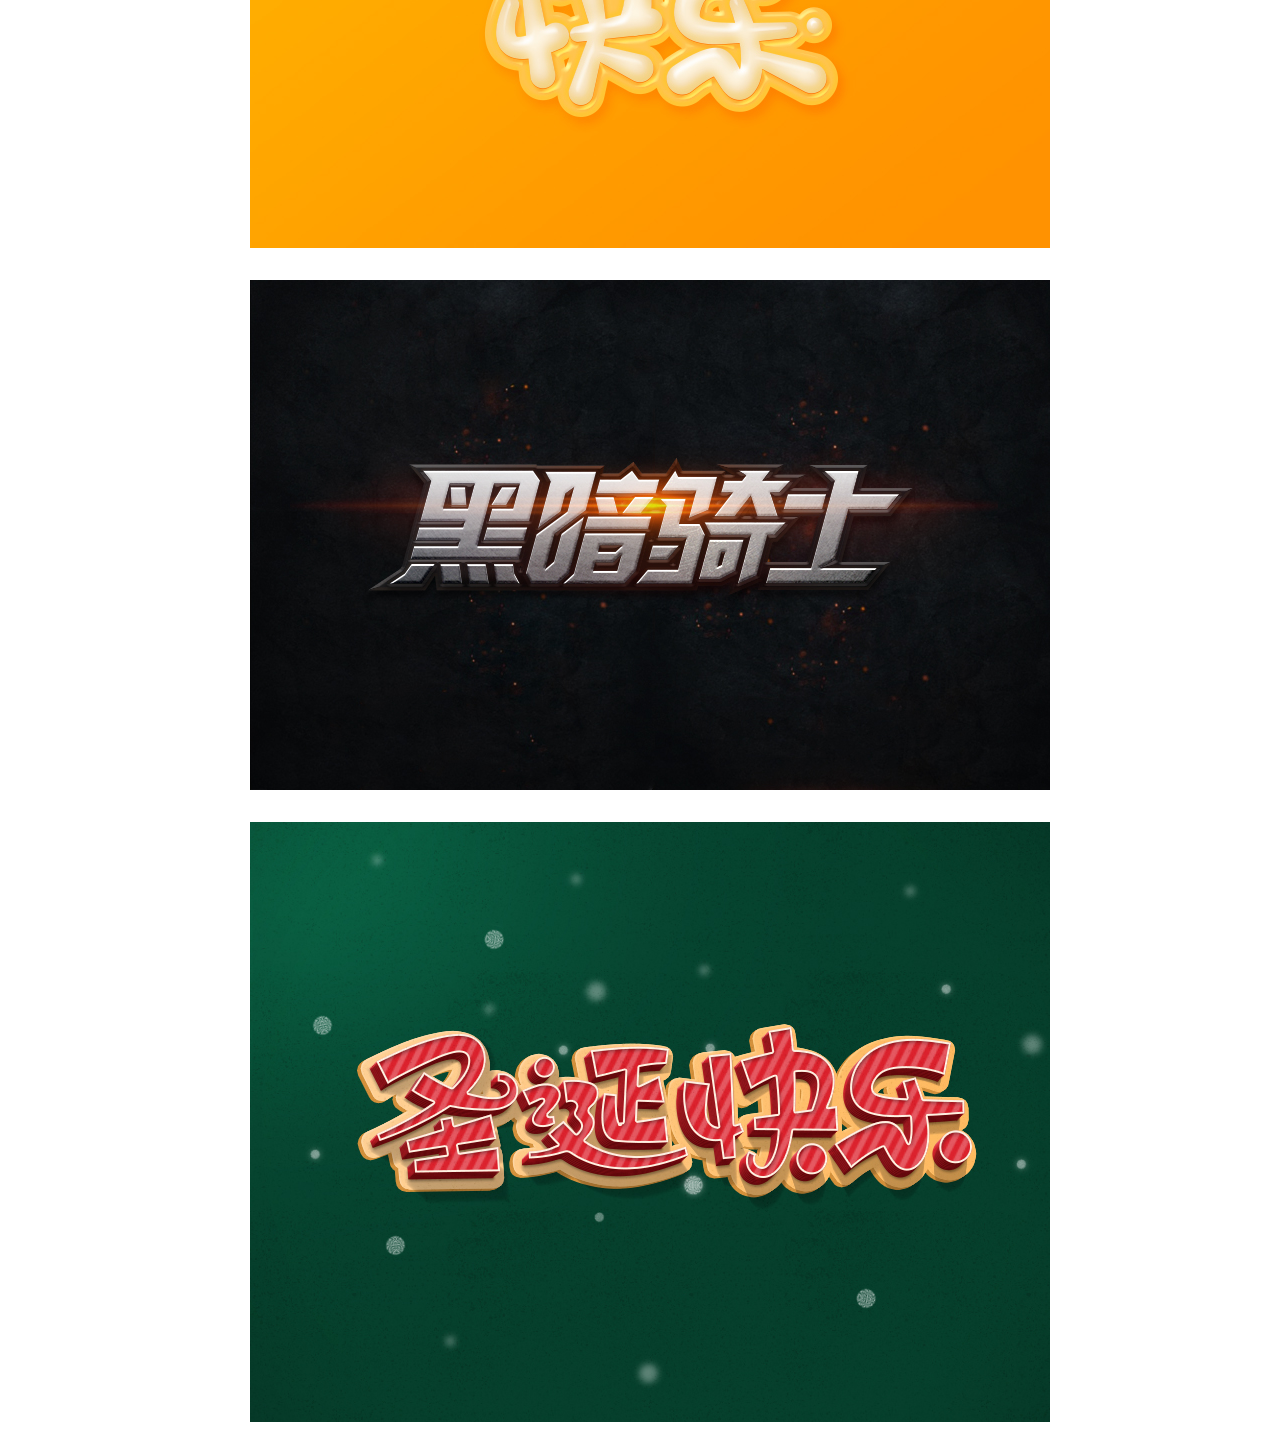
<file: html/work4.html>
<!DOCTYPE html>
<html lang="en">
<head>
    <meta charset="UTF-8">
    <meta name="viewport" content="width=device-width, initial-scale=1.0">
    <meta http-equiv="X-UA-Compatible" content="ie=edge">
    <link rel="stylesheet" href="../css/uan.css">
    <link rel="stylesheet" href="../css/common.css">
    <link rel="icon" href="./images/favicon.ico" type="image/x-icon" />
    <script src="../js/jquery.js"></script>
    <title>字体设计</title>
</head>
<body class="">
    <div class="hd clearfix">
        <div class="hd-icon fl"></div>
        <ul class="hd-menu fr">
            <li class="home" data-name="home">
                <a href="https://lennonover.github.io/ccc/">HOME</a>
            </li>
            <li class="work ml24 mr24 active" data-name="work">
                <a href="https://lennonover.github.io/ccc/#/work">WORKS</a>
            </li>
            <li class="about" data-name="about">
                <a href="https://lennonover.github.io/ccc/#/about">ABOUT</a>
            </li>
        </ul>
    </div>
    <section class="works-info">
        <div class="com-tit">
            <h4>字体设计</h4>
            <p>原创作品  /  平面  /  字形/字效</p>
        </div>
        <div class="book">
            <p>
                一组多风格的字体习作。
            </p>
            <img src="../images/4/1.jpg" alt="作品">
            <img src="../images/4/2.jpg" alt="作品">
            <img src="../images/4/3.jpg" alt="作品">
            <img src="../images/4/4.jpg" alt="作品">
            <img src="../images/4/5.jpg" alt="作品">
            <img src="../images/4/6.jpg" alt="作品">
            <img src="../images/4/7.jpg" alt="作品">
            <img src="../images/4/8.jpg" alt="作品">
            <img src="../images/4/9.jpg" alt="作品">
            <img src="../images/4/10.jpg" alt="作品">
            <img src="../images/4/11.jpg" alt="作品">
            <img src="../images/4/12.jpg" alt="作品">
            <img src="../images/4/13.jpg" alt="作品">
        </div>
        <div id="btn_top"></div>
        <script >
            (function(){
               
                $(window).scroll(function () {
                    if ($(window).scrollTop() >= 150) {
                        $('#btn_top').fadeIn();
                    }
                    else {
                        $('#btn_top').fadeOut();
                    }
                });
                $('#btn_top').click(function () {
                    $('html,body').animate({ scrollTop: 0 }, 500);
                });
            })()
        </script>
</body>
</html>
</file>
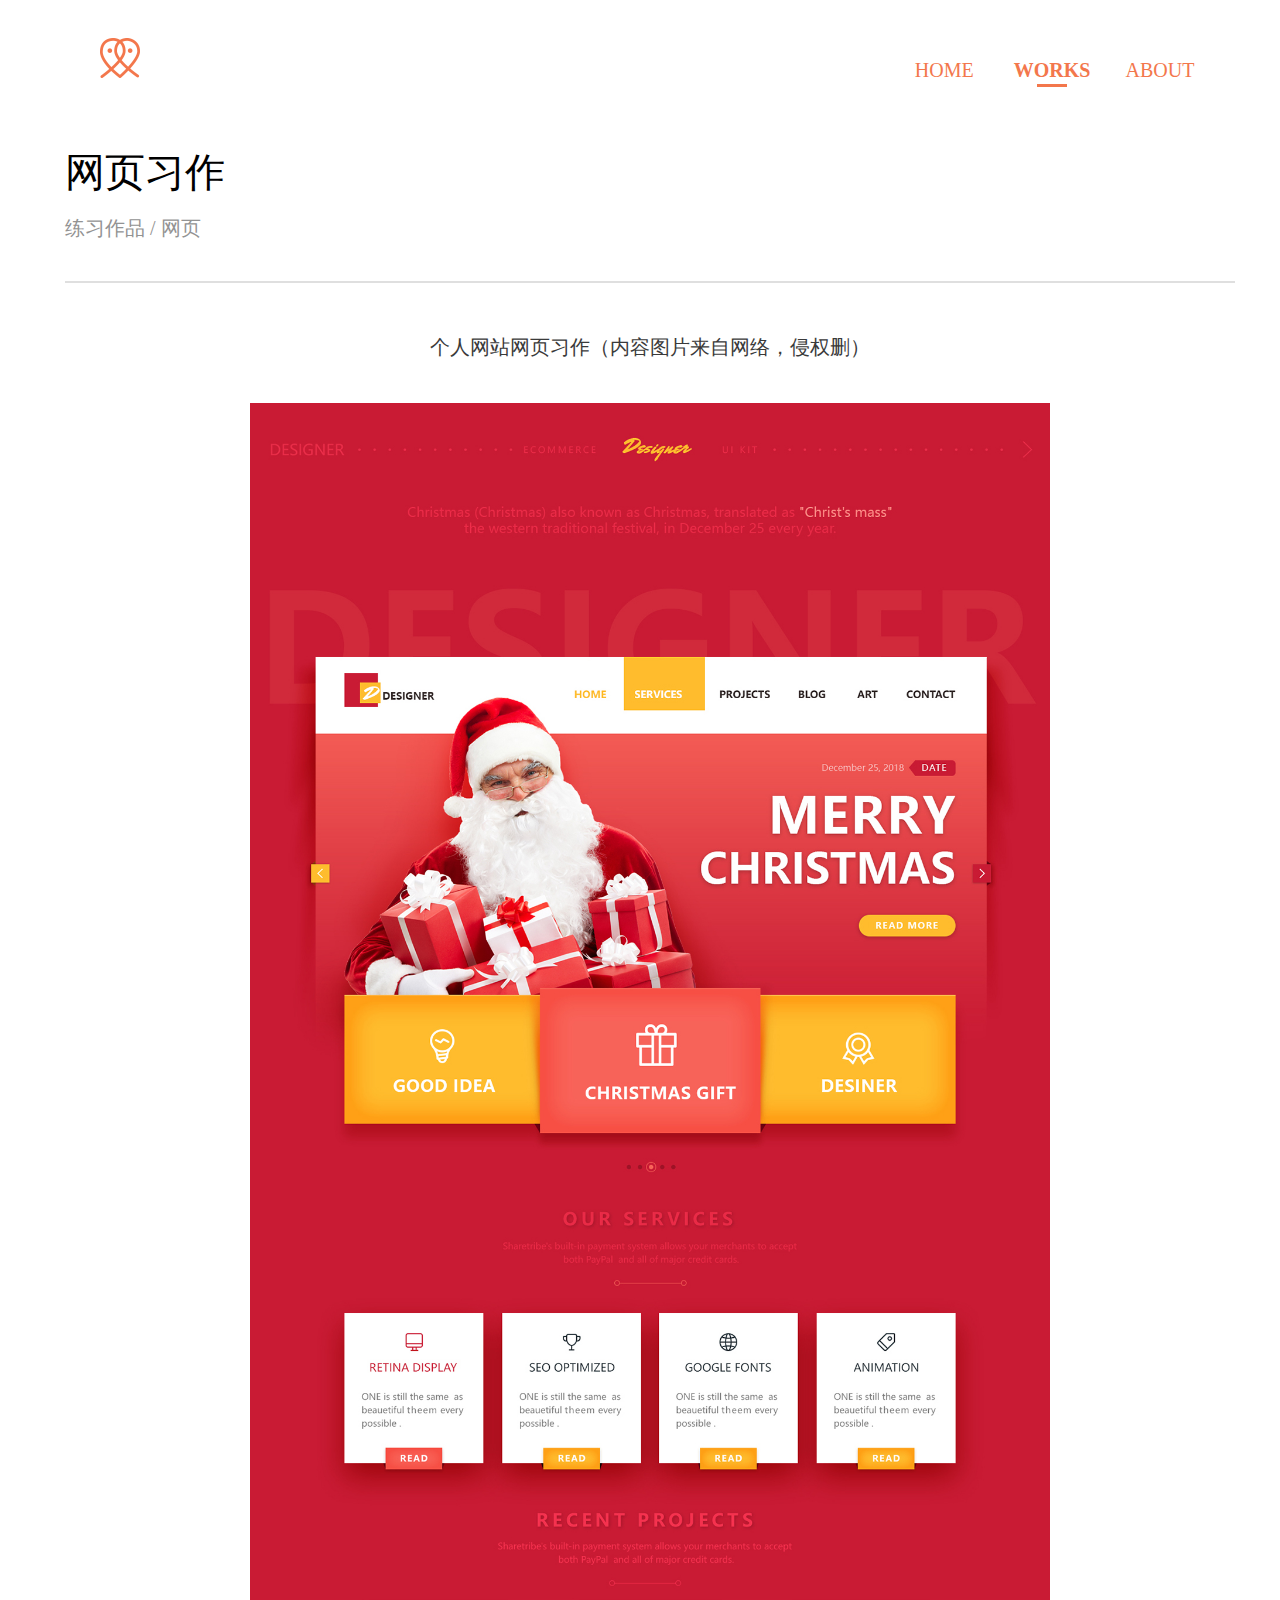
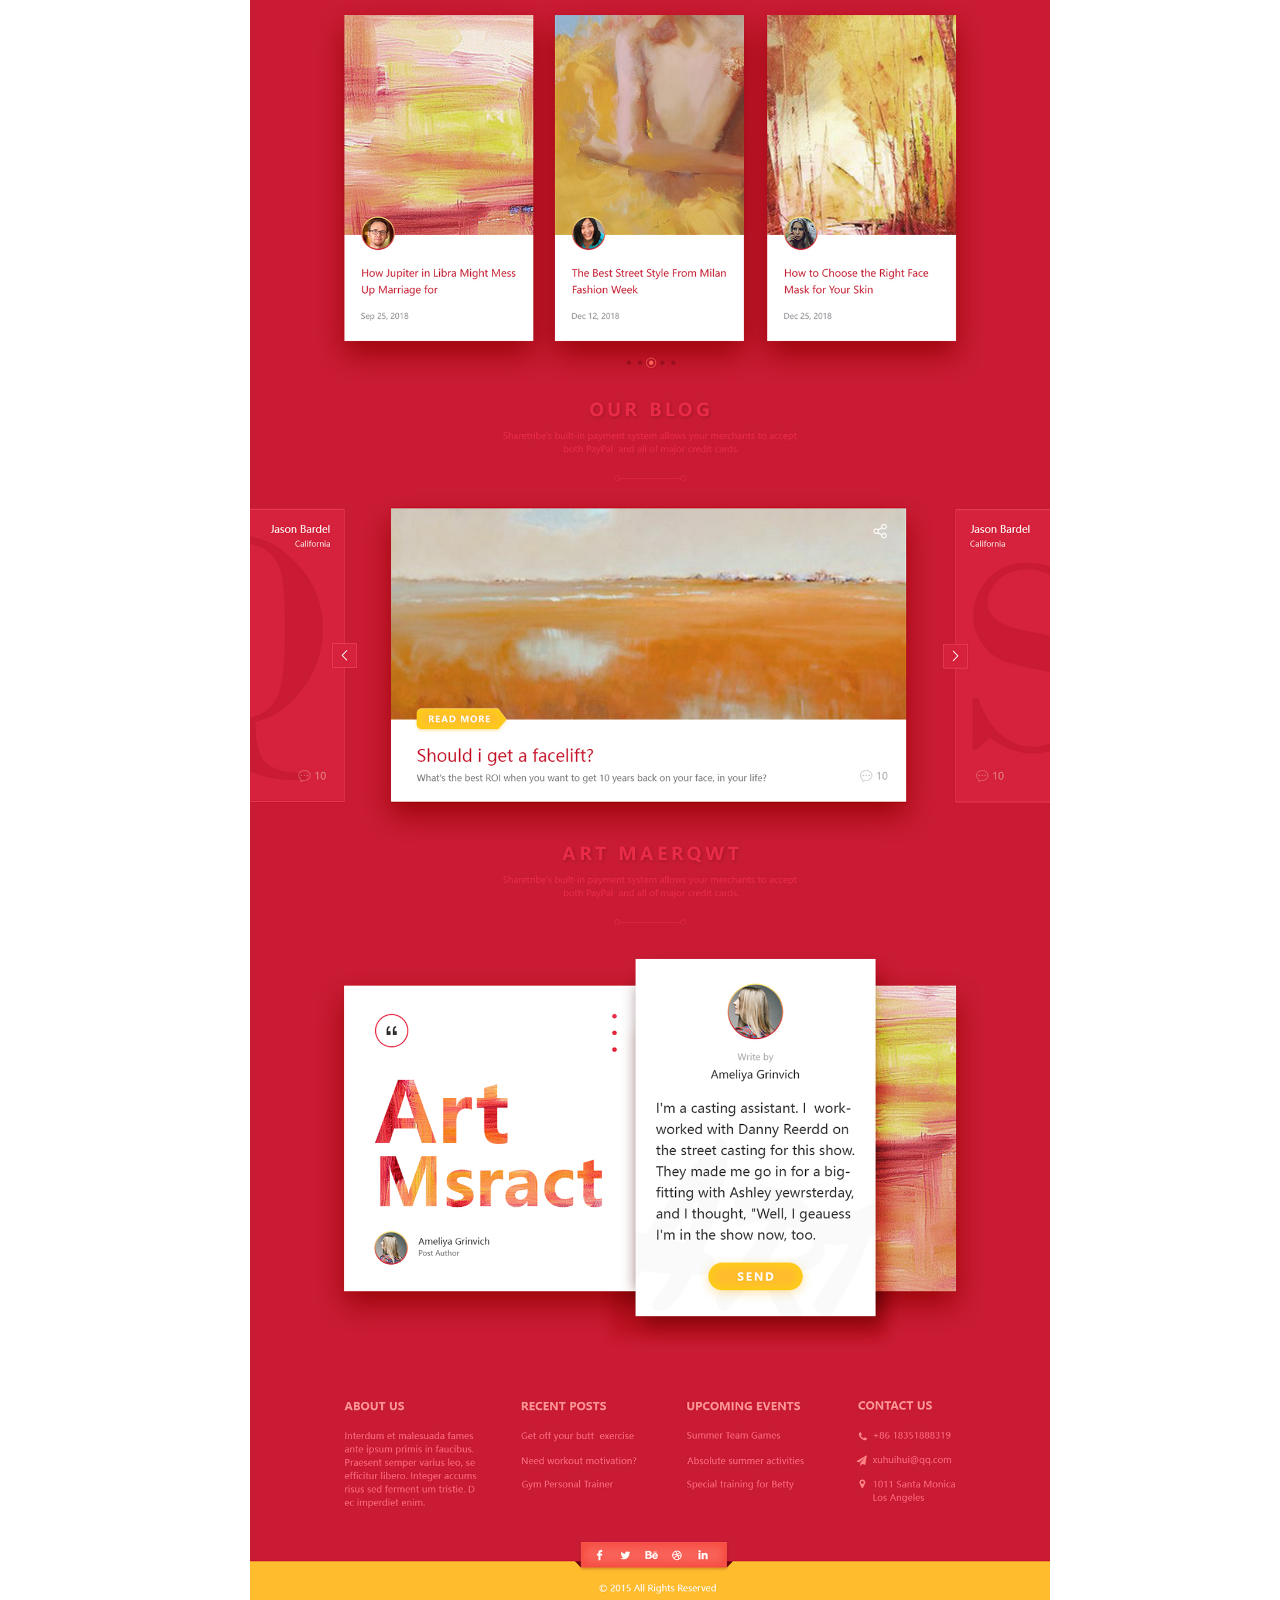
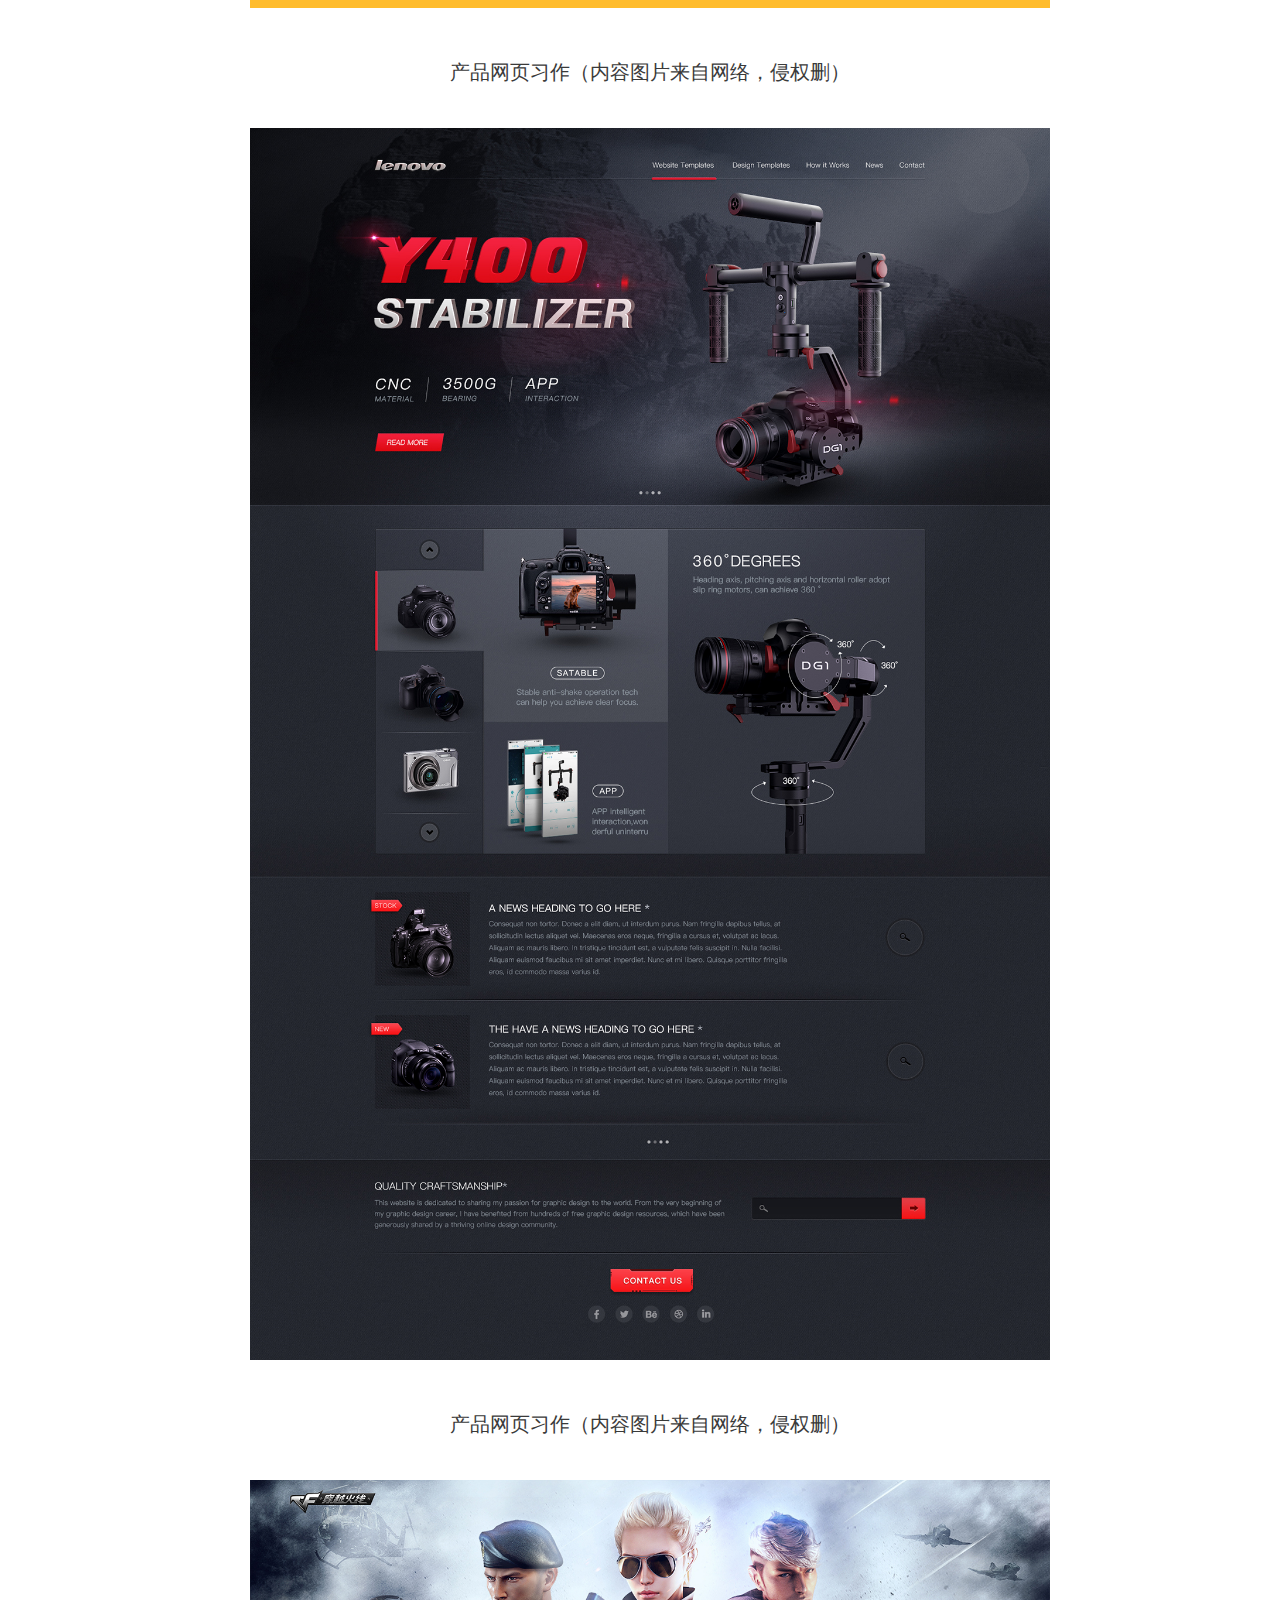
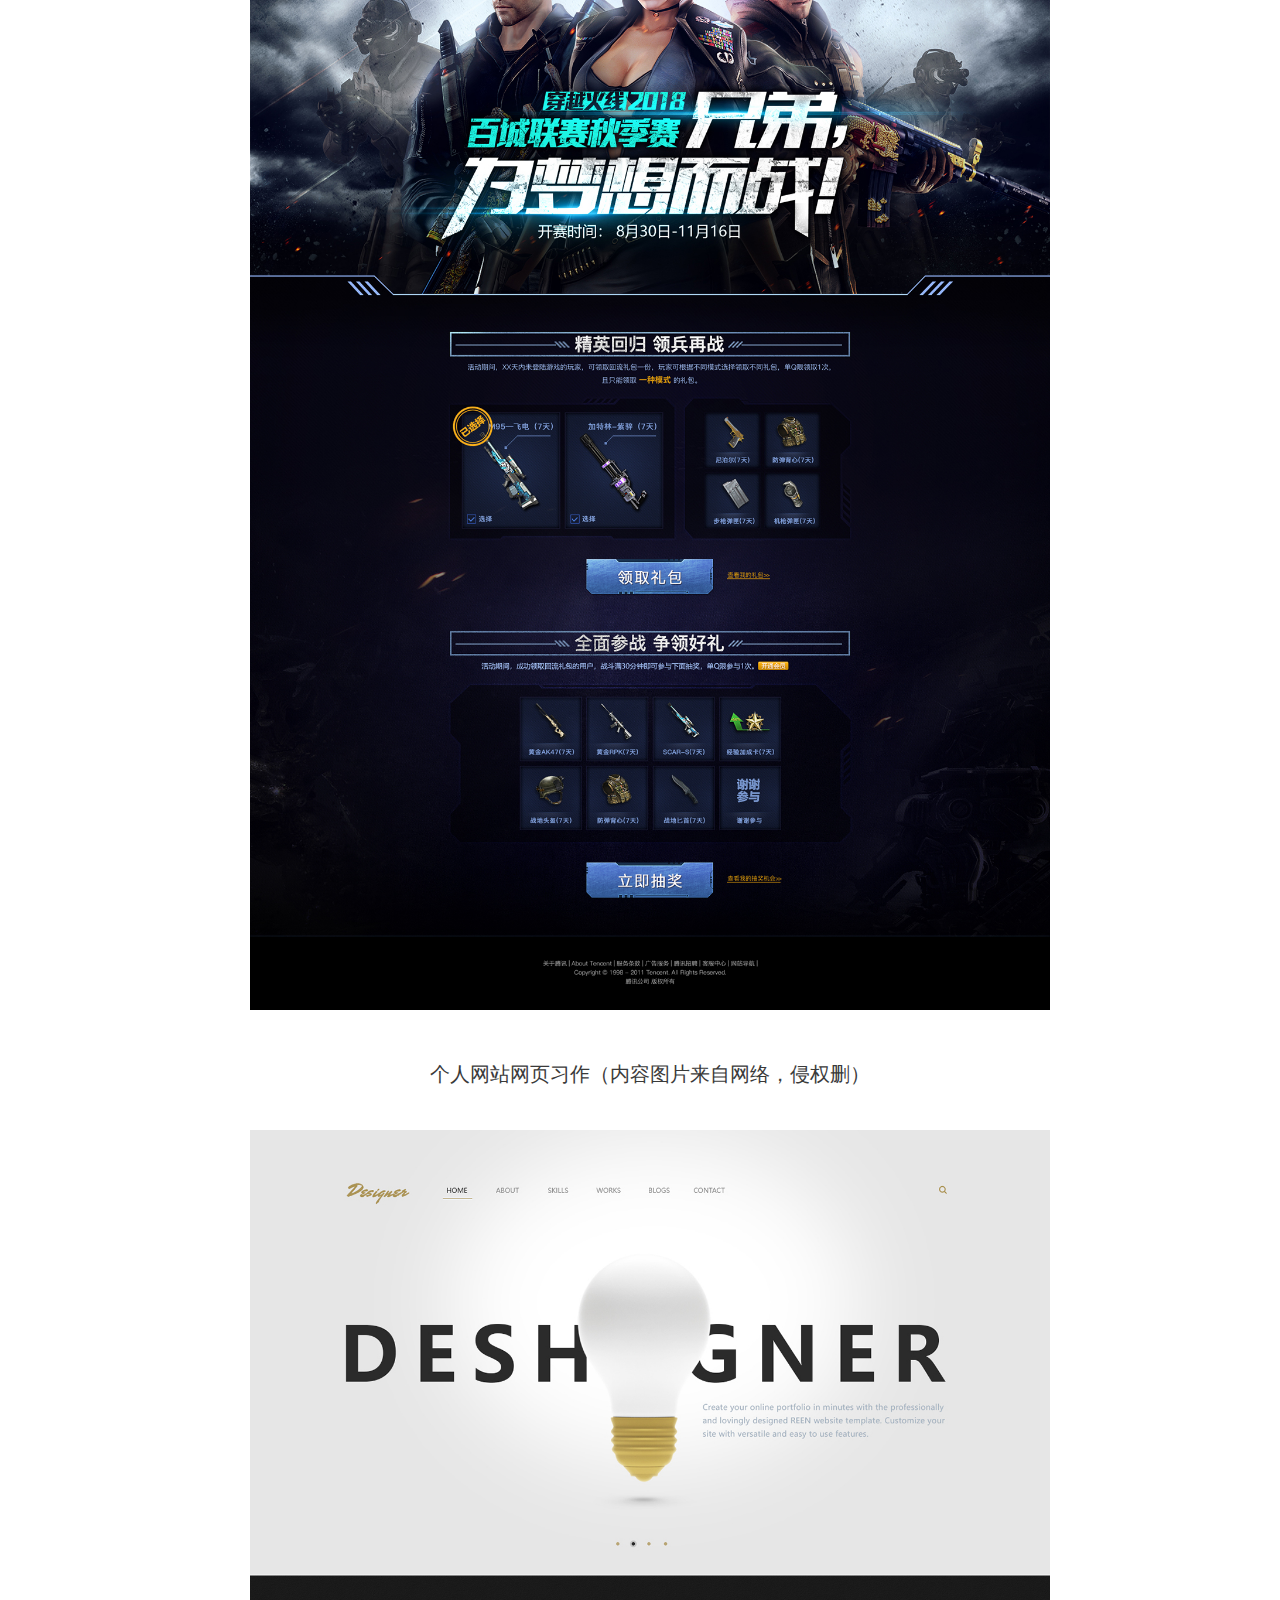
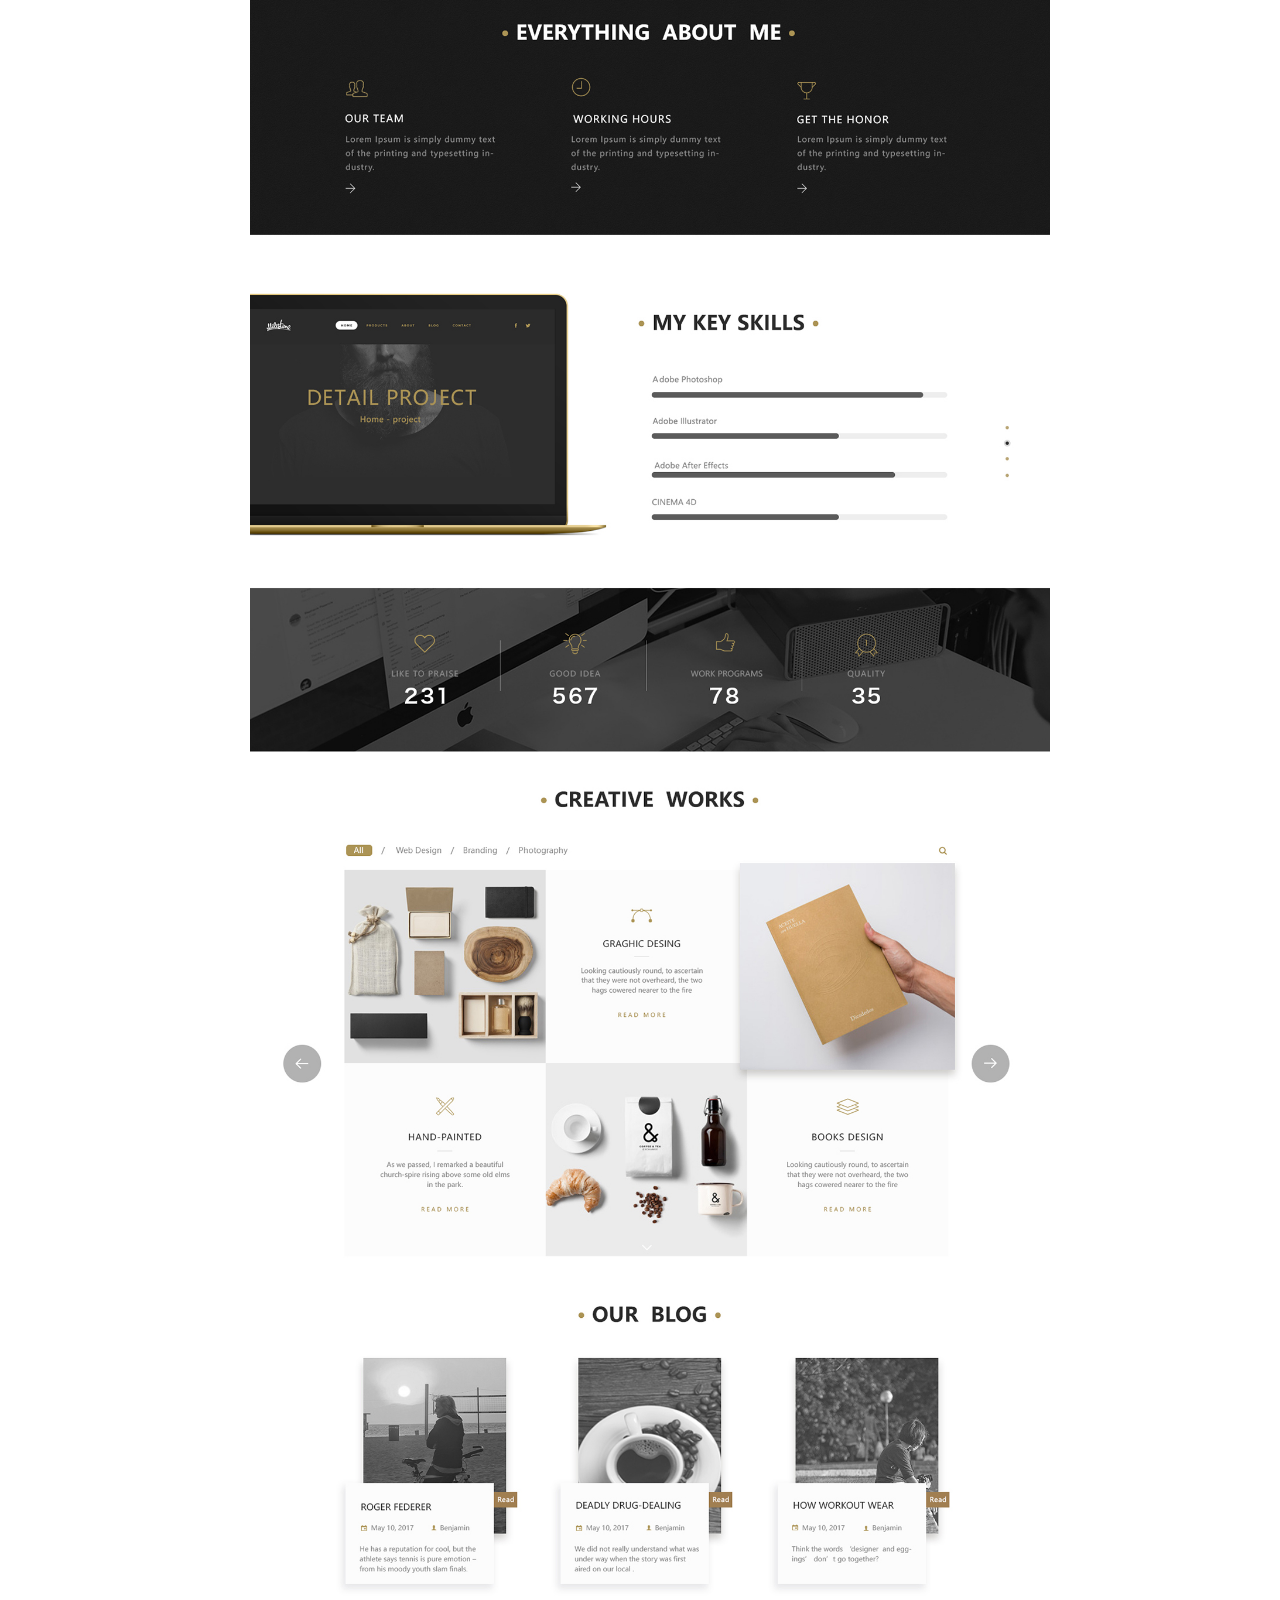
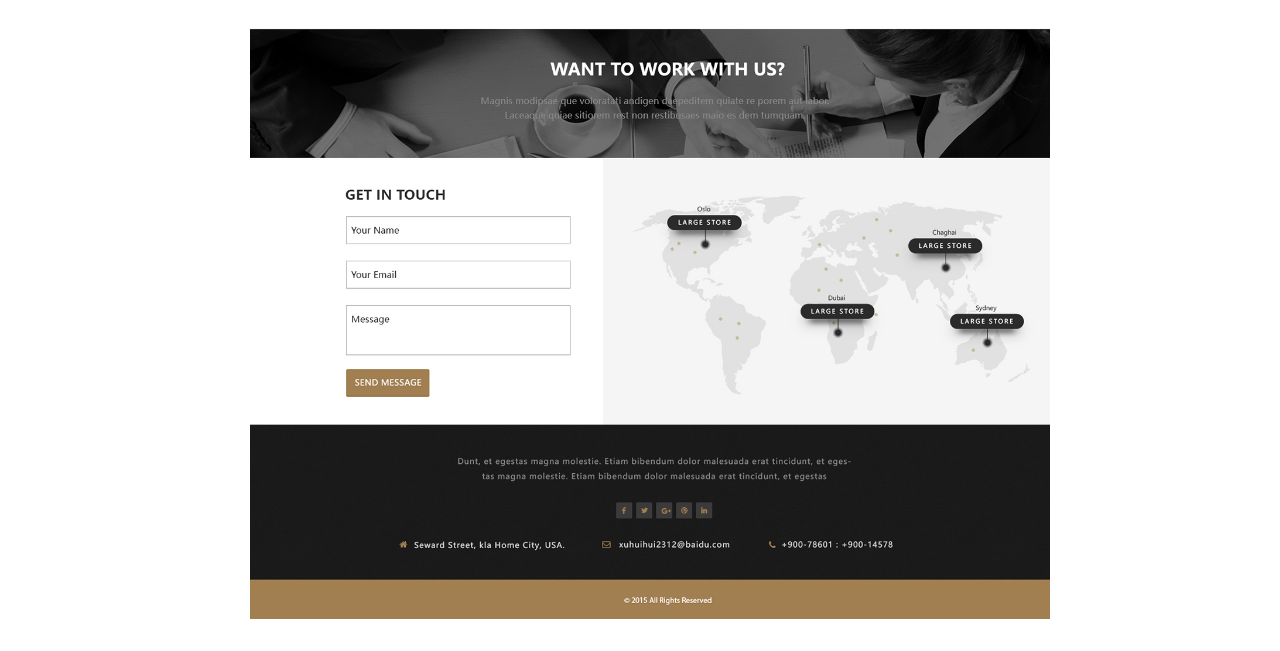
<file: html/work5.html>
<!DOCTYPE html>
<html lang="en">
<head>
    <meta charset="UTF-8">
    <meta name="viewport" content="width=device-width, initial-scale=1.0">
    <meta http-equiv="X-UA-Compatible" content="ie=edge">
    <link rel="stylesheet" href="../css/uan.css">
    <link rel="stylesheet" href="../css/common.css">
    <link rel="icon" href="./images/favicon.ico" type="image/x-icon" />
    
    <script src="../js/jquery.js"></script>
    <title>网页习作</title>
</head>
<body class="">
    <div class="hd clearfix">
        <div class="hd-icon fl"></div>
        <ul class="hd-menu fr">
            <li class="home" data-name="home">
                <a href="https://lennonover.github.io/ccc/">HOME</a>
            </li>
            <li class="work ml24 mr24 active" data-name="work">
                <a href="https://lennonover.github.io/ccc/#/work">WORKS</a>
            </li>
            <li class="about" data-name="about">
                <a href="https://lennonover.github.io/ccc/#/about">ABOUT</a>
            </li>
        </ul>
    </div>
    <section class="works-info">
        <div class="com-tit">
            <h4>网页习作</h4>
            <p>练习作品  /  网页</p>
        </div>
        <div class="book">
            <p style="text-align: center;margin-bottom: 0px;">个人网站网页习作（内容图片来自网络，侵权删）</p>
            <img src="../images/5/1.jpg" alt="作品">
            <p style="text-align: center;margin-bottom: 0px;">产品网页习作（内容图片来自网络，侵权删）</p>
            <img src="../images/5/2.jpg" alt="作品">
            <p style="text-align: center;margin-bottom: 0px;">产品网页习作（内容图片来自网络，侵权删）</p>
            <img src="../images/5/3.jpg" alt="作品">
            <p style="text-align: center;margin-bottom: 0px;">个人网站网页习作（内容图片来自网络，侵权删）</p>
            <img src="../images/5/4.jpg" alt="作品">
        </div>
    </section>
    <div id="btn_top"></div>
    <script >
        (function(){
            
            $(window).scroll(function () {
                if ($(window).scrollTop() >= 150) {
                    $('#btn_top').fadeIn();
                }
                else {
                    $('#btn_top').fadeOut();
                }
            });
            $('#btn_top').click(function () {
                $('html,body').animate({ scrollTop: 0 }, 500);
            });
        })()
    </script>
</body>
</html>
</file>
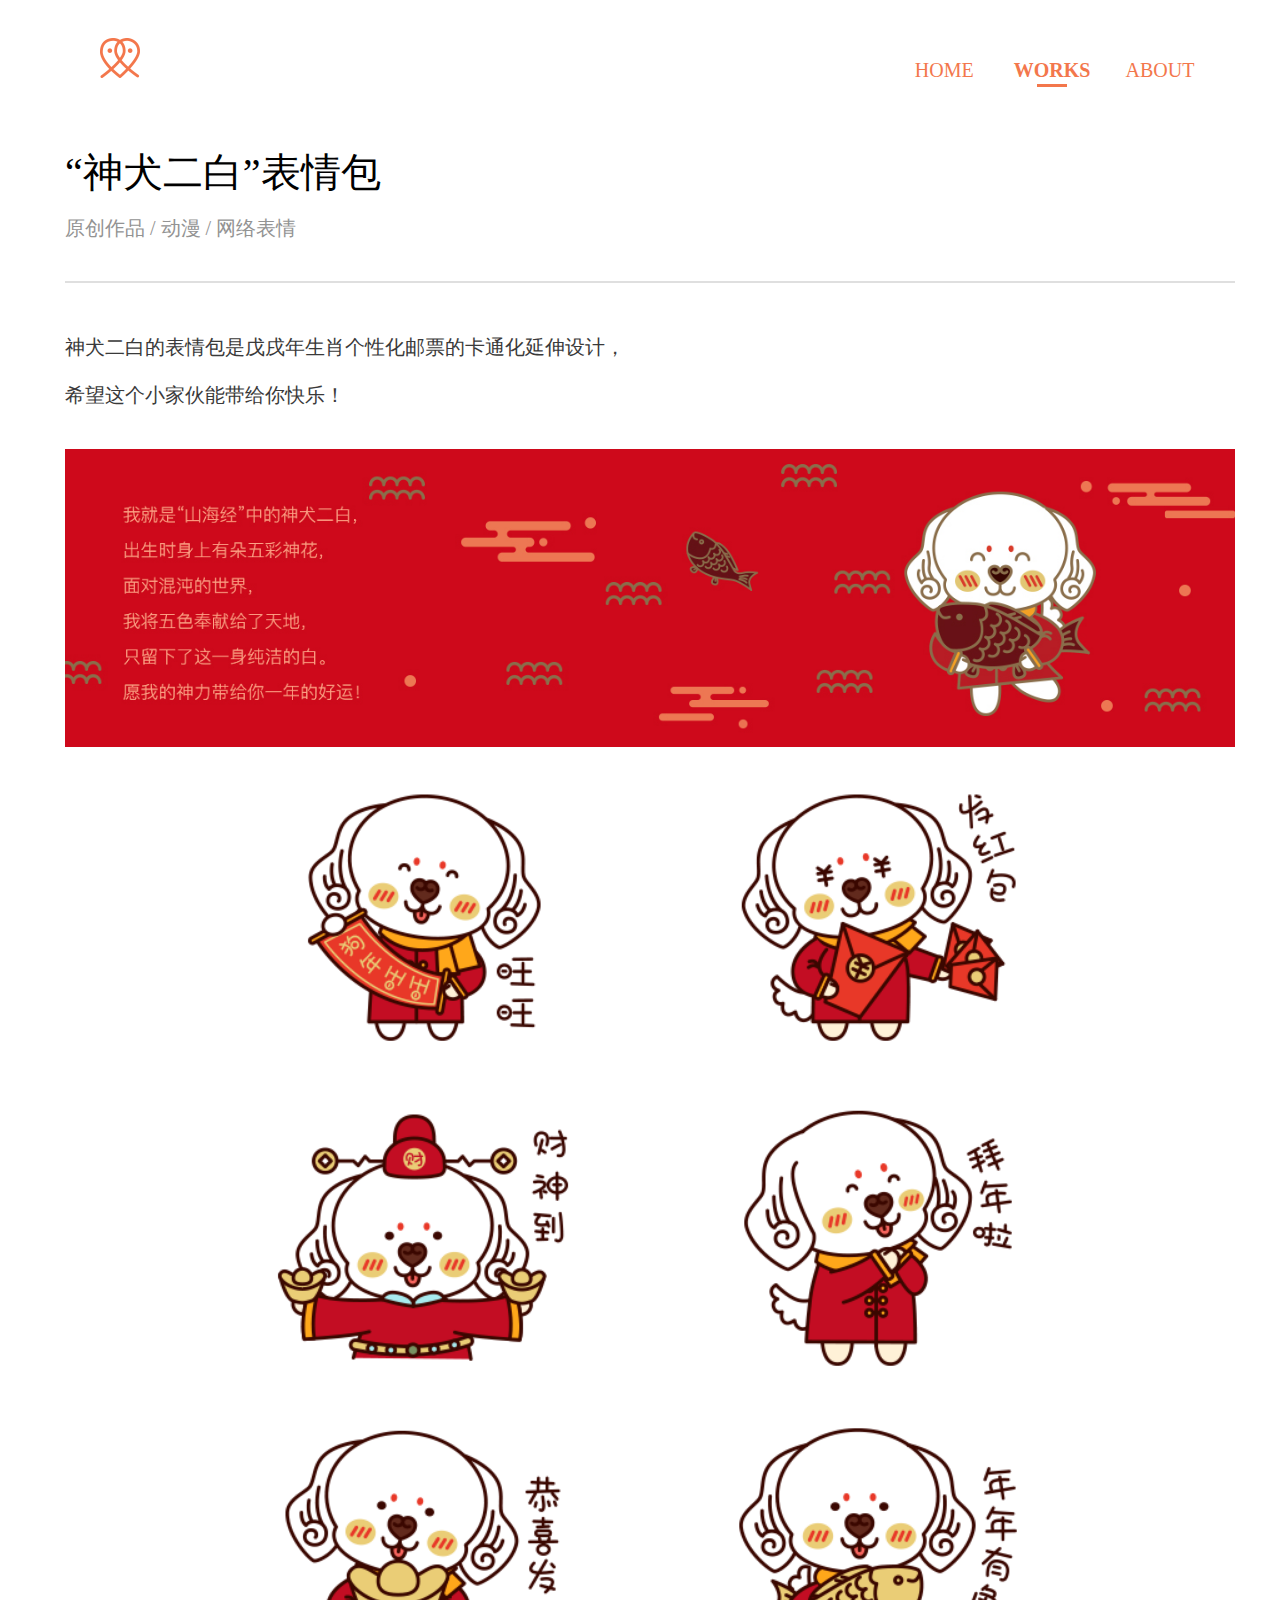
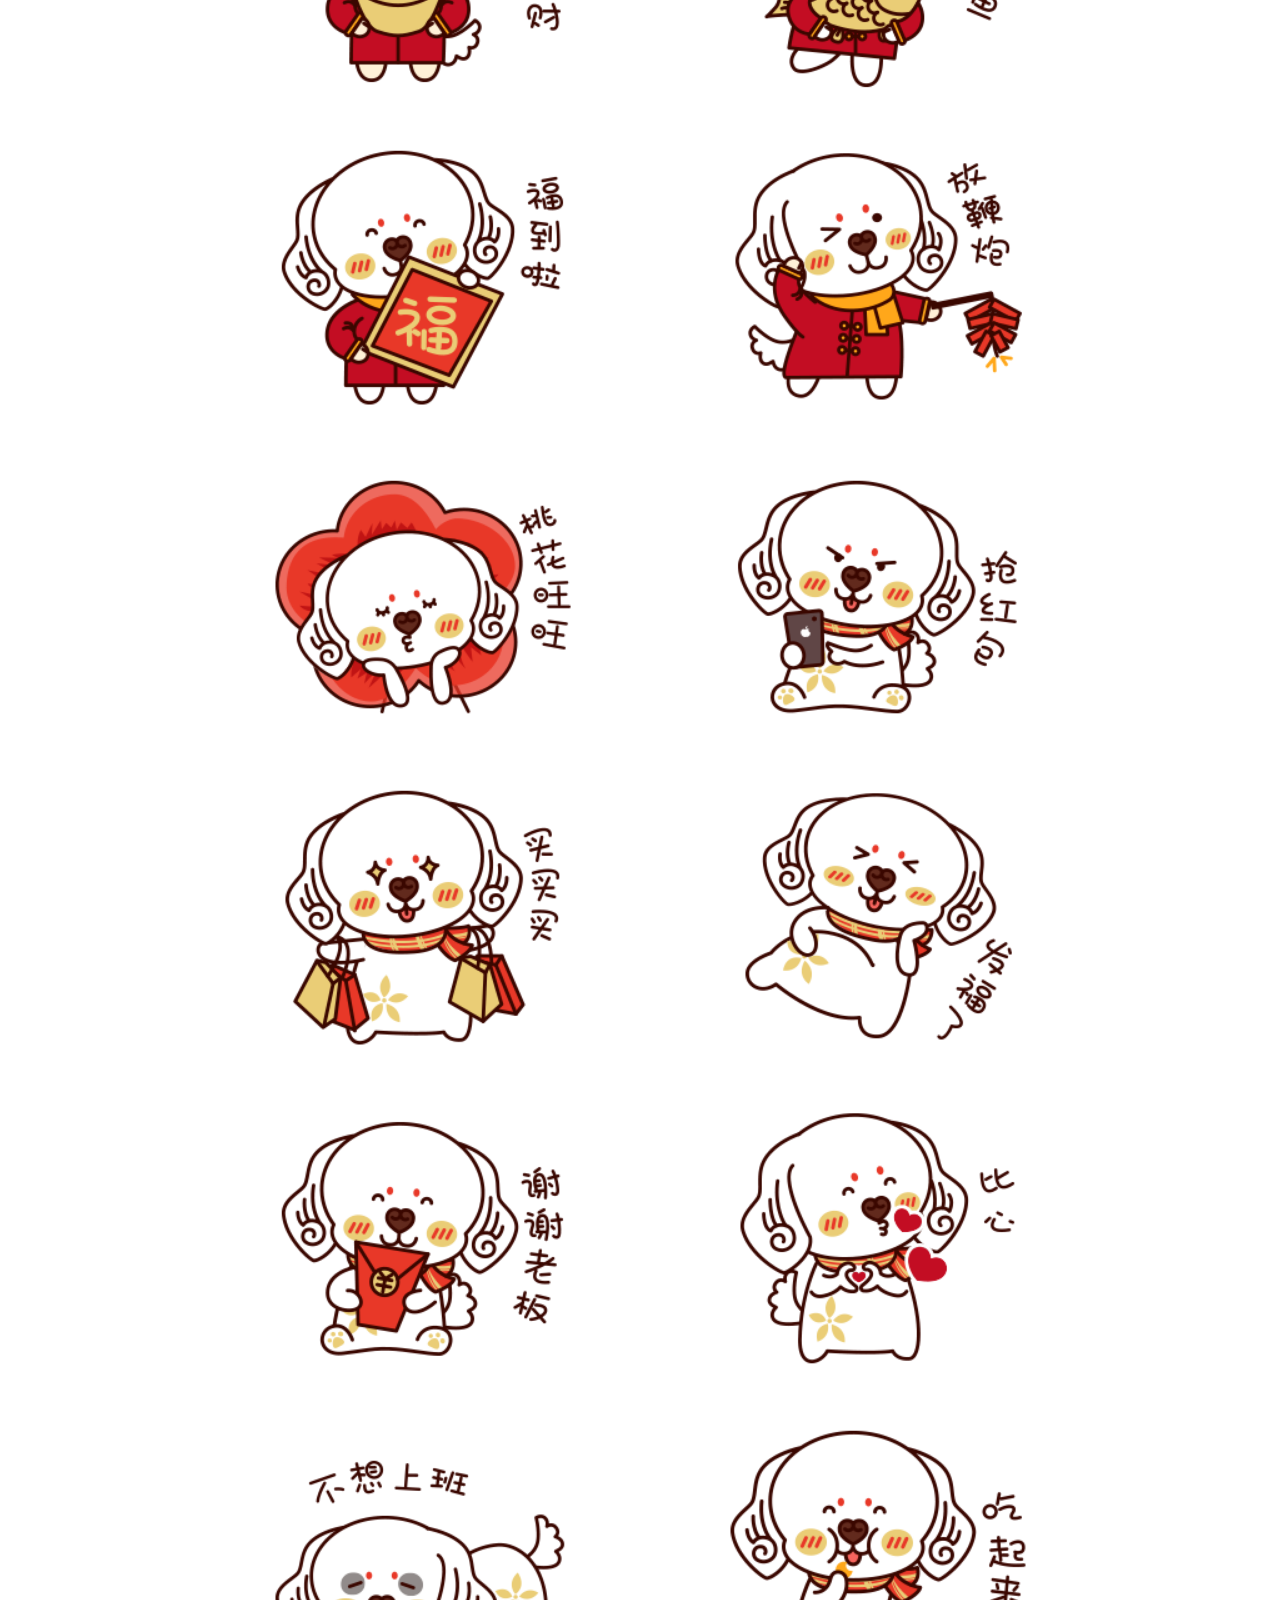
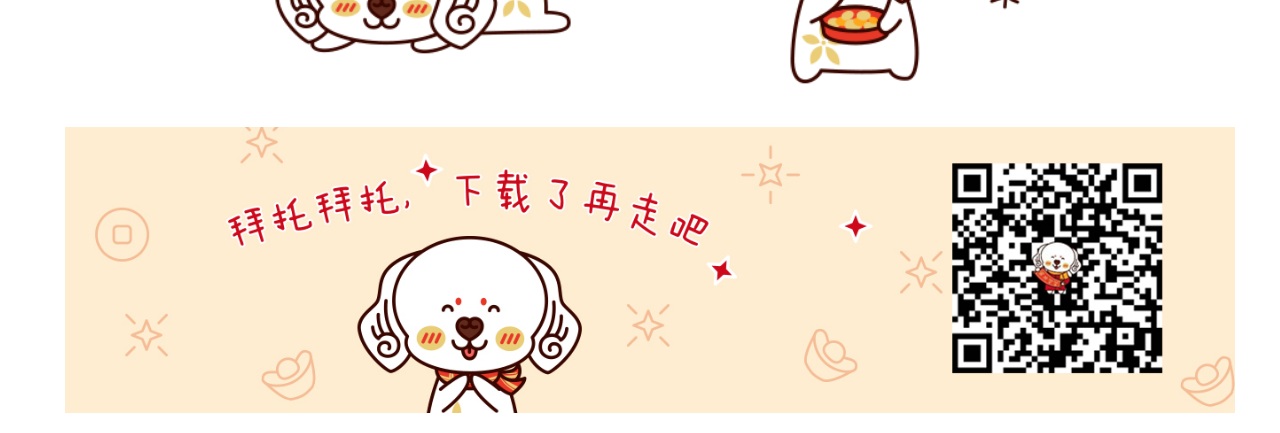
<file: html/work8.html>
<!DOCTYPE html>
<html lang="en">
<head>
    <meta charset="UTF-8">
    <meta name="viewport" content="width=device-width, initial-scale=1.0">
    <meta http-equiv="X-UA-Compatible" content="ie=edge">
    <link rel="stylesheet" href="../css/uan.css">
    <link rel="stylesheet" href="../css/common.css">
    <link rel="icon" href="./images/favicon.ico" type="image/x-icon" />
    <script src="../js/jquery.js"></script>
    <title>“神犬二白”表情包</title>
</head>
<body class="">
    <div class="hd clearfix">
        <div class="hd-icon fl"></div>
        <ul class="hd-menu fr">
            <li class="home" data-name="home">
                <a href="https://lennonover.github.io/ccc/">HOME</a>
            </li>
            <li class="work ml24 mr24 active" data-name="work">
                <a href="https://lennonover.github.io/ccc/#/work">WORKS</a>
            </li>
            <li class="about" data-name="about">
                <a href="https://lennonover.github.io/ccc/#/about">ABOUT</a>
            </li>
        </ul>
    </div>
    <section class="works-info">
        <div class="com-tit">
            <h4>“神犬二白”表情包</h4>
            <p>原创作品  /  动漫  /  网络表情</p>
        </div>
        <div class="book book8">
            <p>
                神犬二白的表情包是戊戌年生肖个性化邮票的卡通化延伸设计，<br>
                希望这个小家伙能带给你快乐！ <br>
            </p>
            <img src="../images/8/1.jpg" alt="作品">
            <div class="bqb">
                <img src="../images/8/01.png" alt="作品">
                <img src="../images/8/02.png" alt="作品">
            </div>
            <div class="bqb">
                <img src="../images/8/03.png" alt="作品">
                <img src="../images/8/04.png" alt="作品">
            </div>
            <div class="bqb">
                <img src="../images/8/05.png" alt="作品">
                <img src="../images/8/06.png" alt="作品">
            </div>
            <div class="bqb">
                <img src="../images/8/07.png" alt="作品">
                <img src="../images/8/08.png" alt="作品">
            </div>
            <div class="bqb">
                <img src="../images/8/09.png" alt="作品">
                <img src="../images/8/10.png" alt="作品">
            </div>
            <div class="bqb">
                <img src="../images/8/11.png" alt="作品">
                <img src="../images/8/12.png" alt="作品">
            </div>
            <div class="bqb">
                <img src="../images/8/13.png" alt="作品">
                <img src="../images/8/14.png" alt="作品">
            </div>
            <div class="bqb">
                <img src="../images/8/15.png" alt="作品">
                <img src="../images/8/16.png" alt="作品">
            </div>
            <img src="../images/8/2.jpg" alt="作品">
        </div>
    </section>
    <div id="btn_top"></div>
    <script >
        (function(){
           
            $(window).scroll(function () {
                if ($(window).scrollTop() >= 150) {
                    $('#btn_top').fadeIn();
                }
                else {
                    $('#btn_top').fadeOut();
                }
            });
            $('#btn_top').click(function () {
                $('html,body').animate({ scrollTop: 0 }, 500);
            });
        })()
    </script>
</body>
</html>
</file>
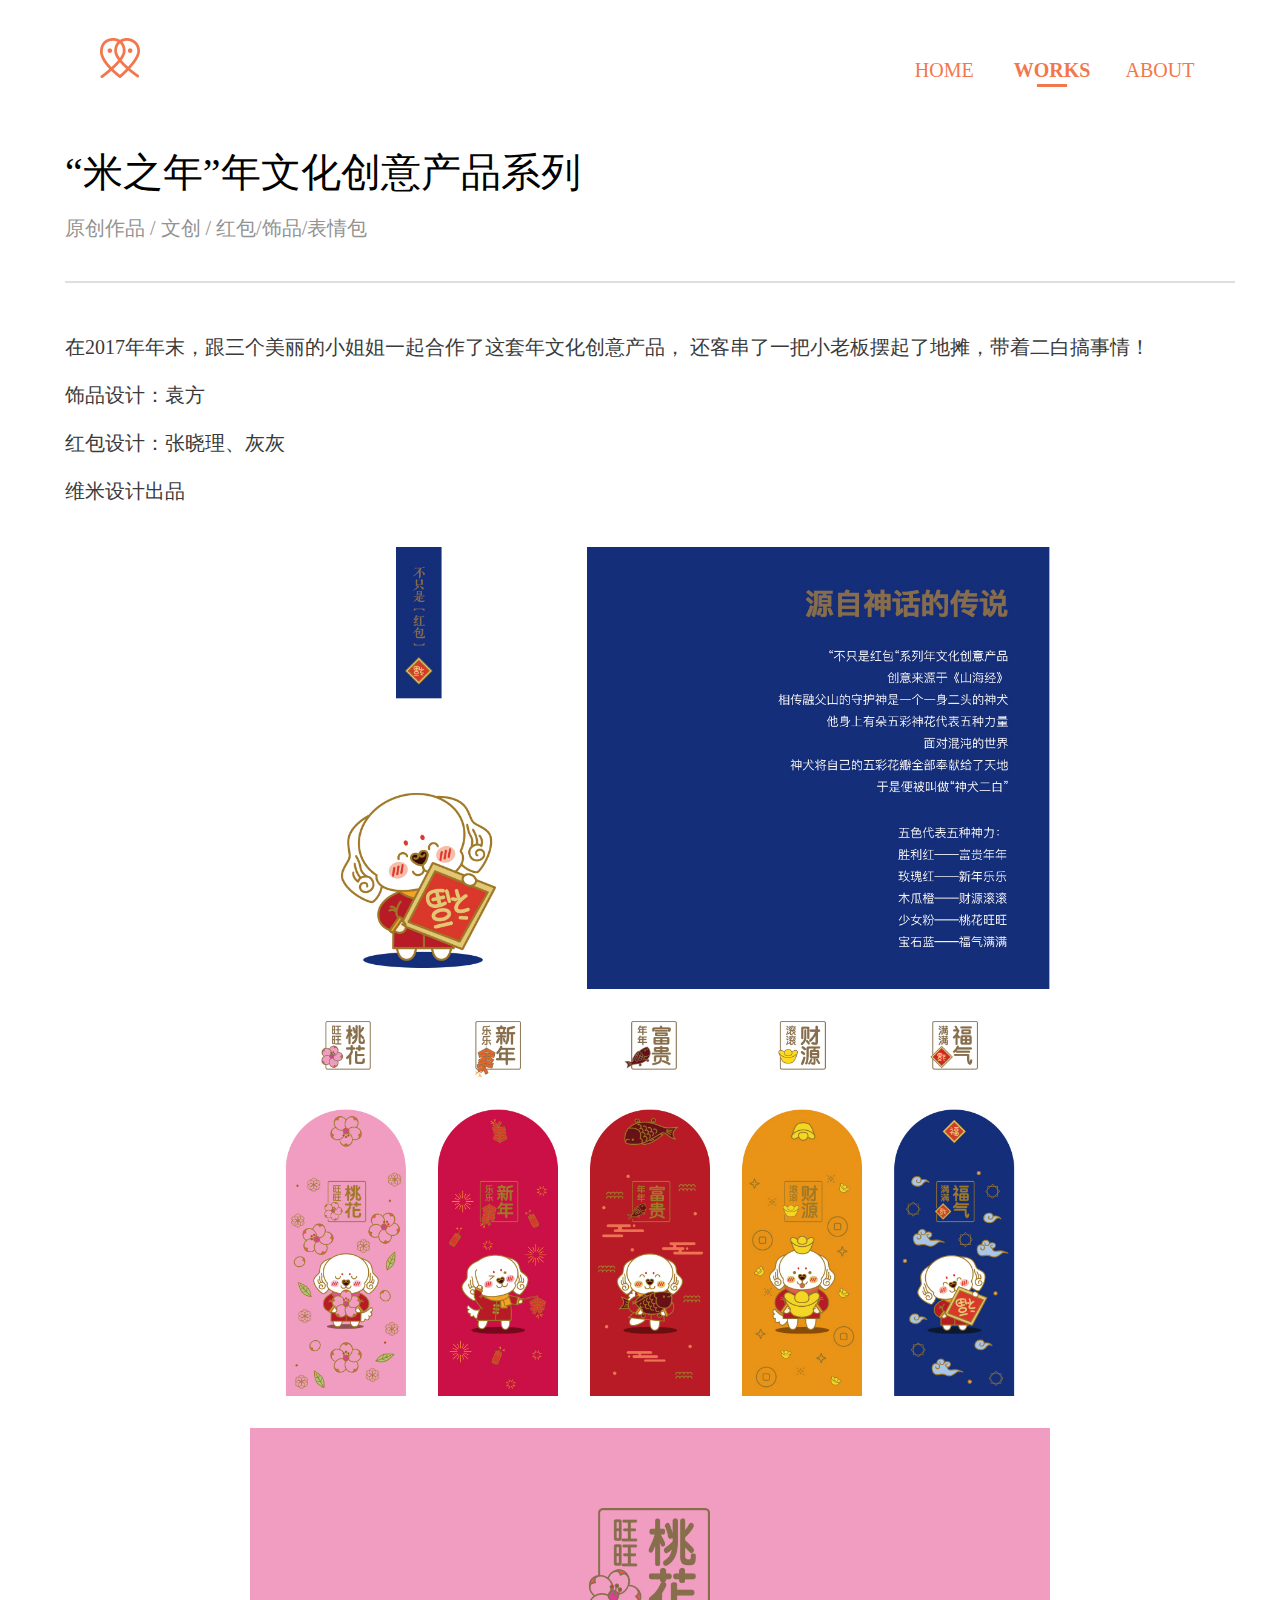
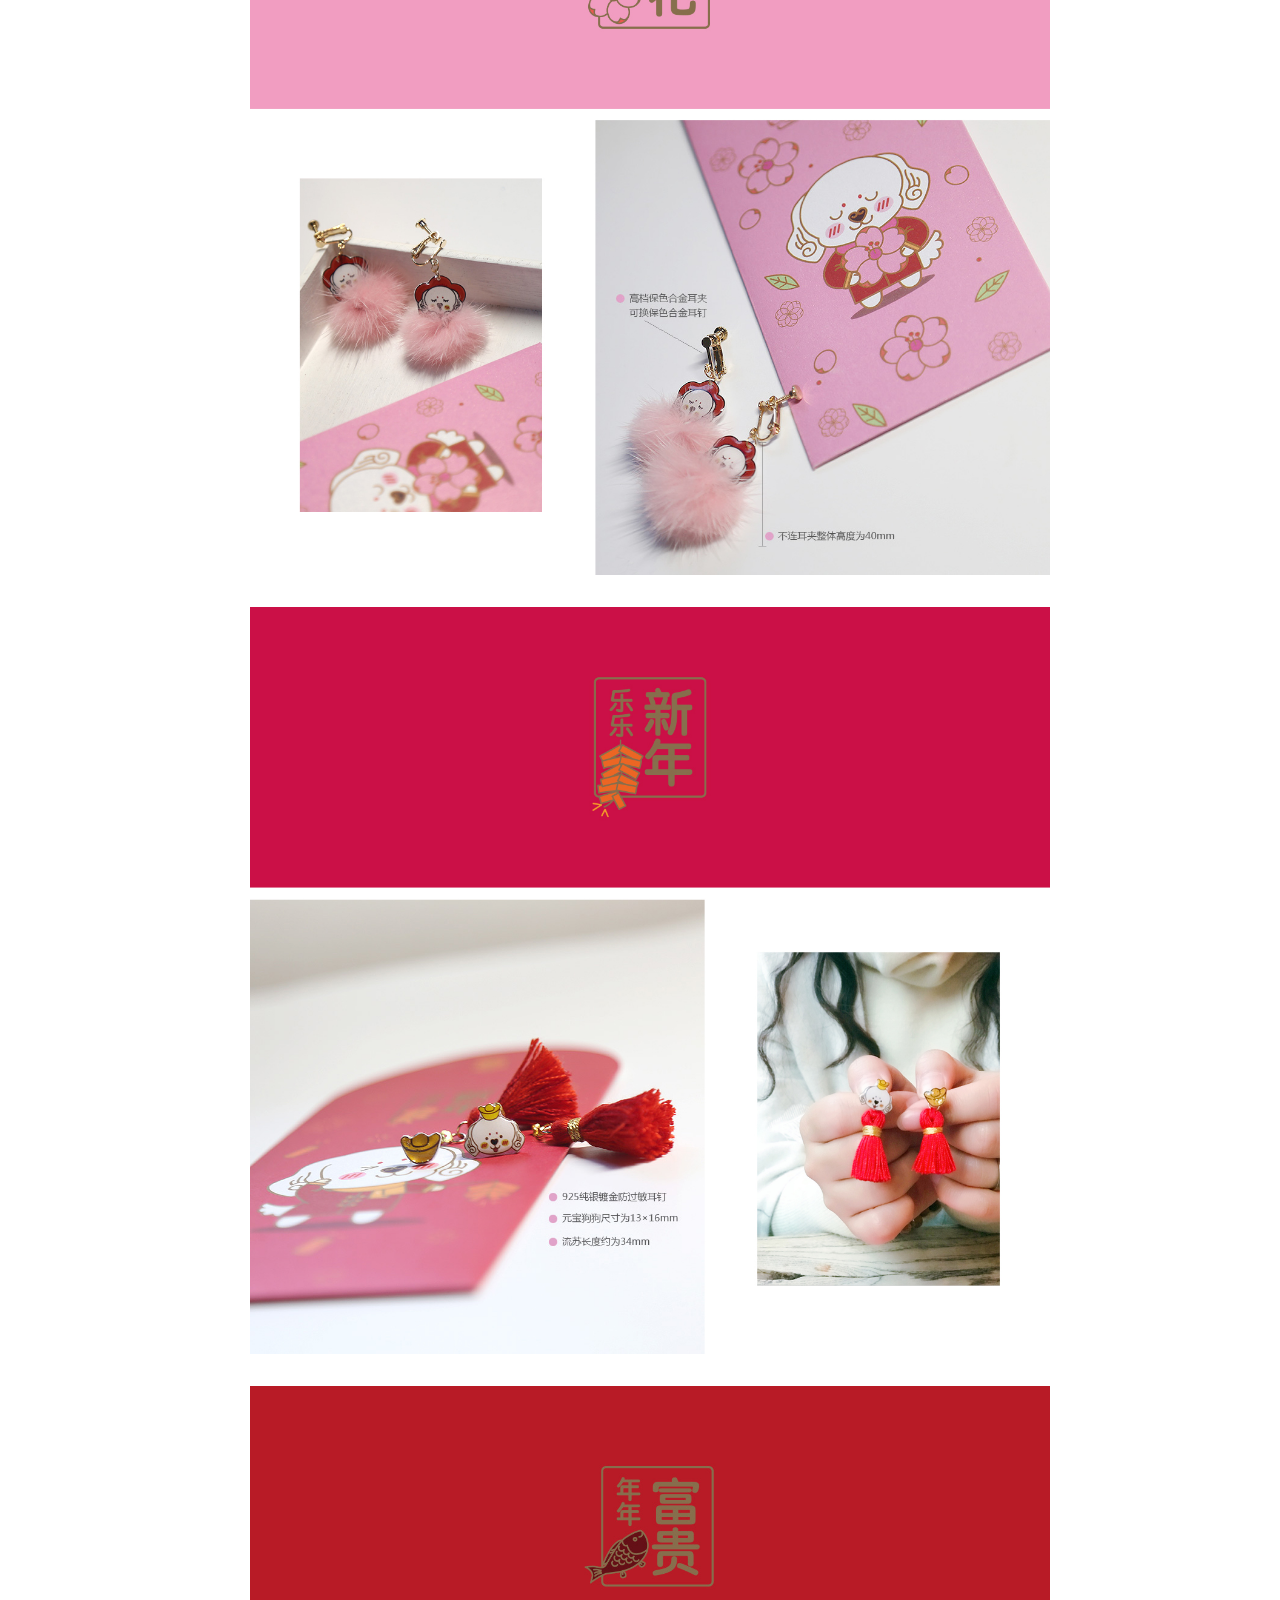
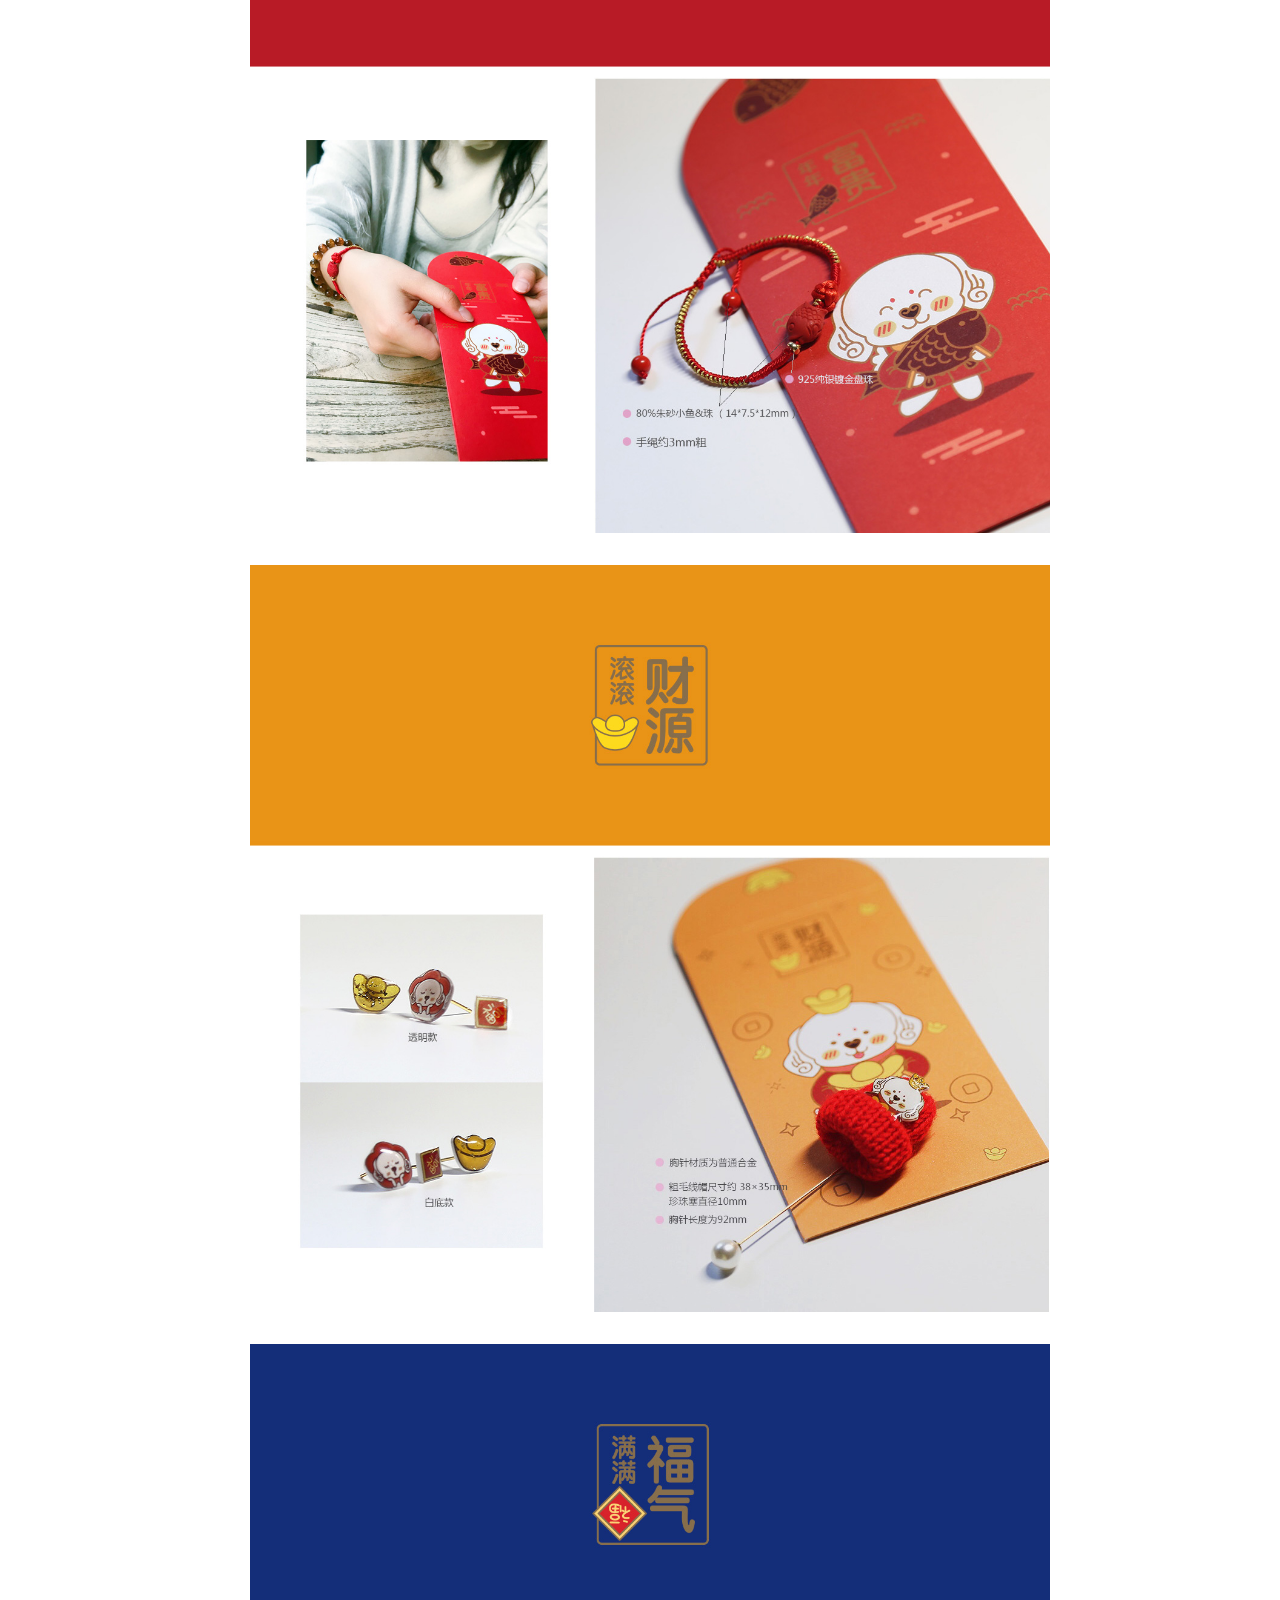
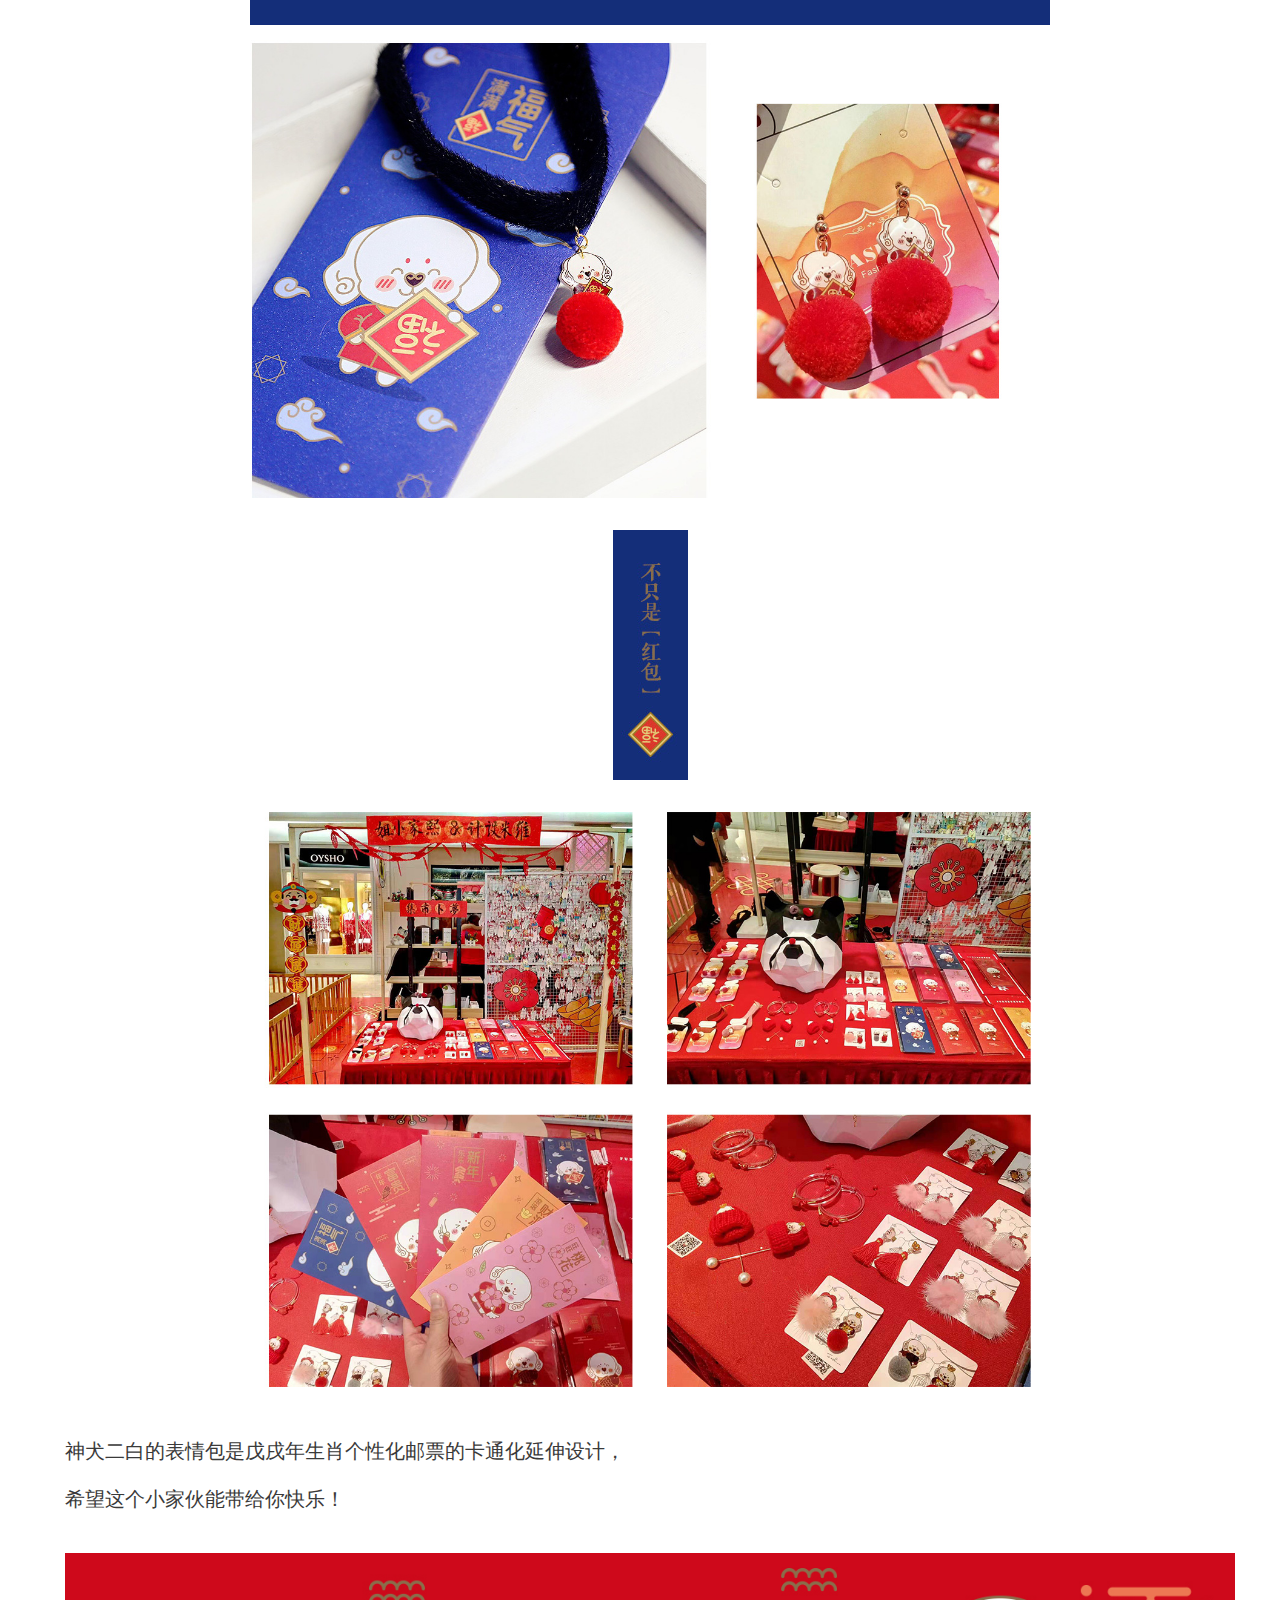
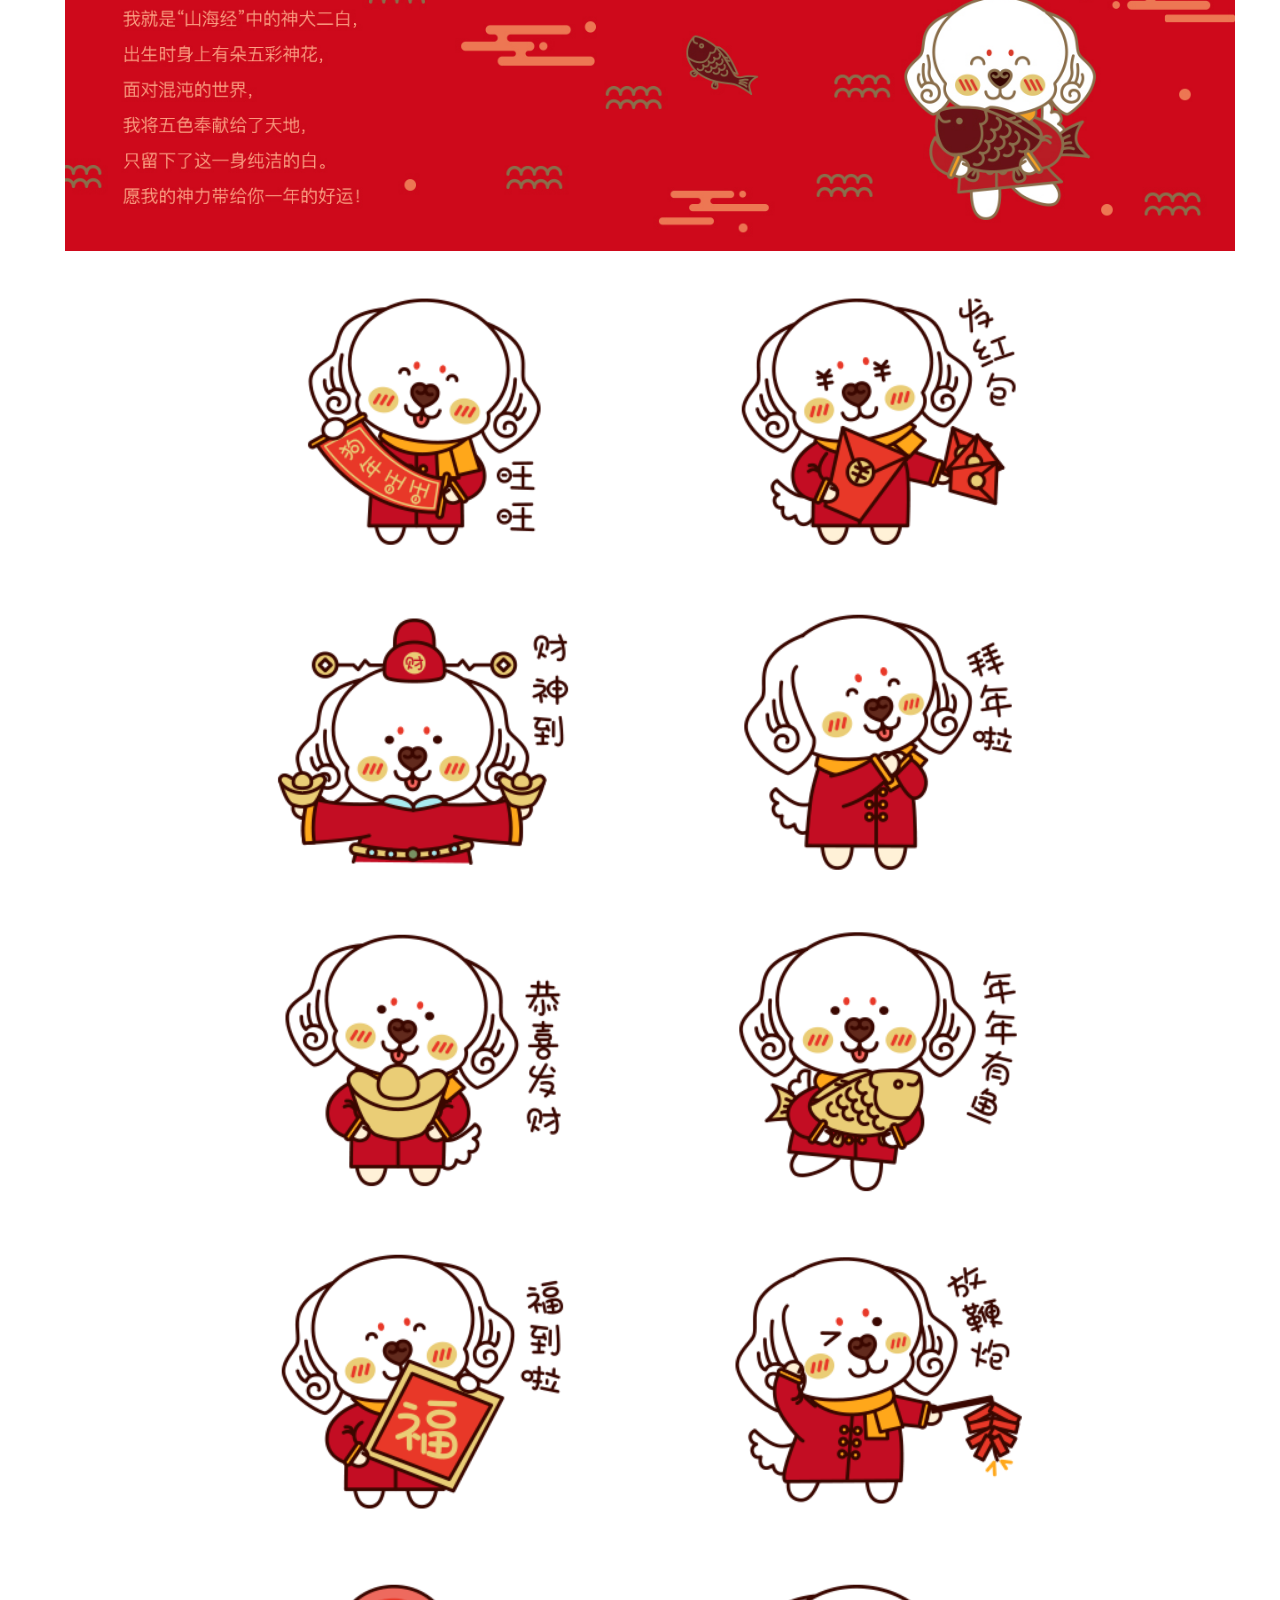
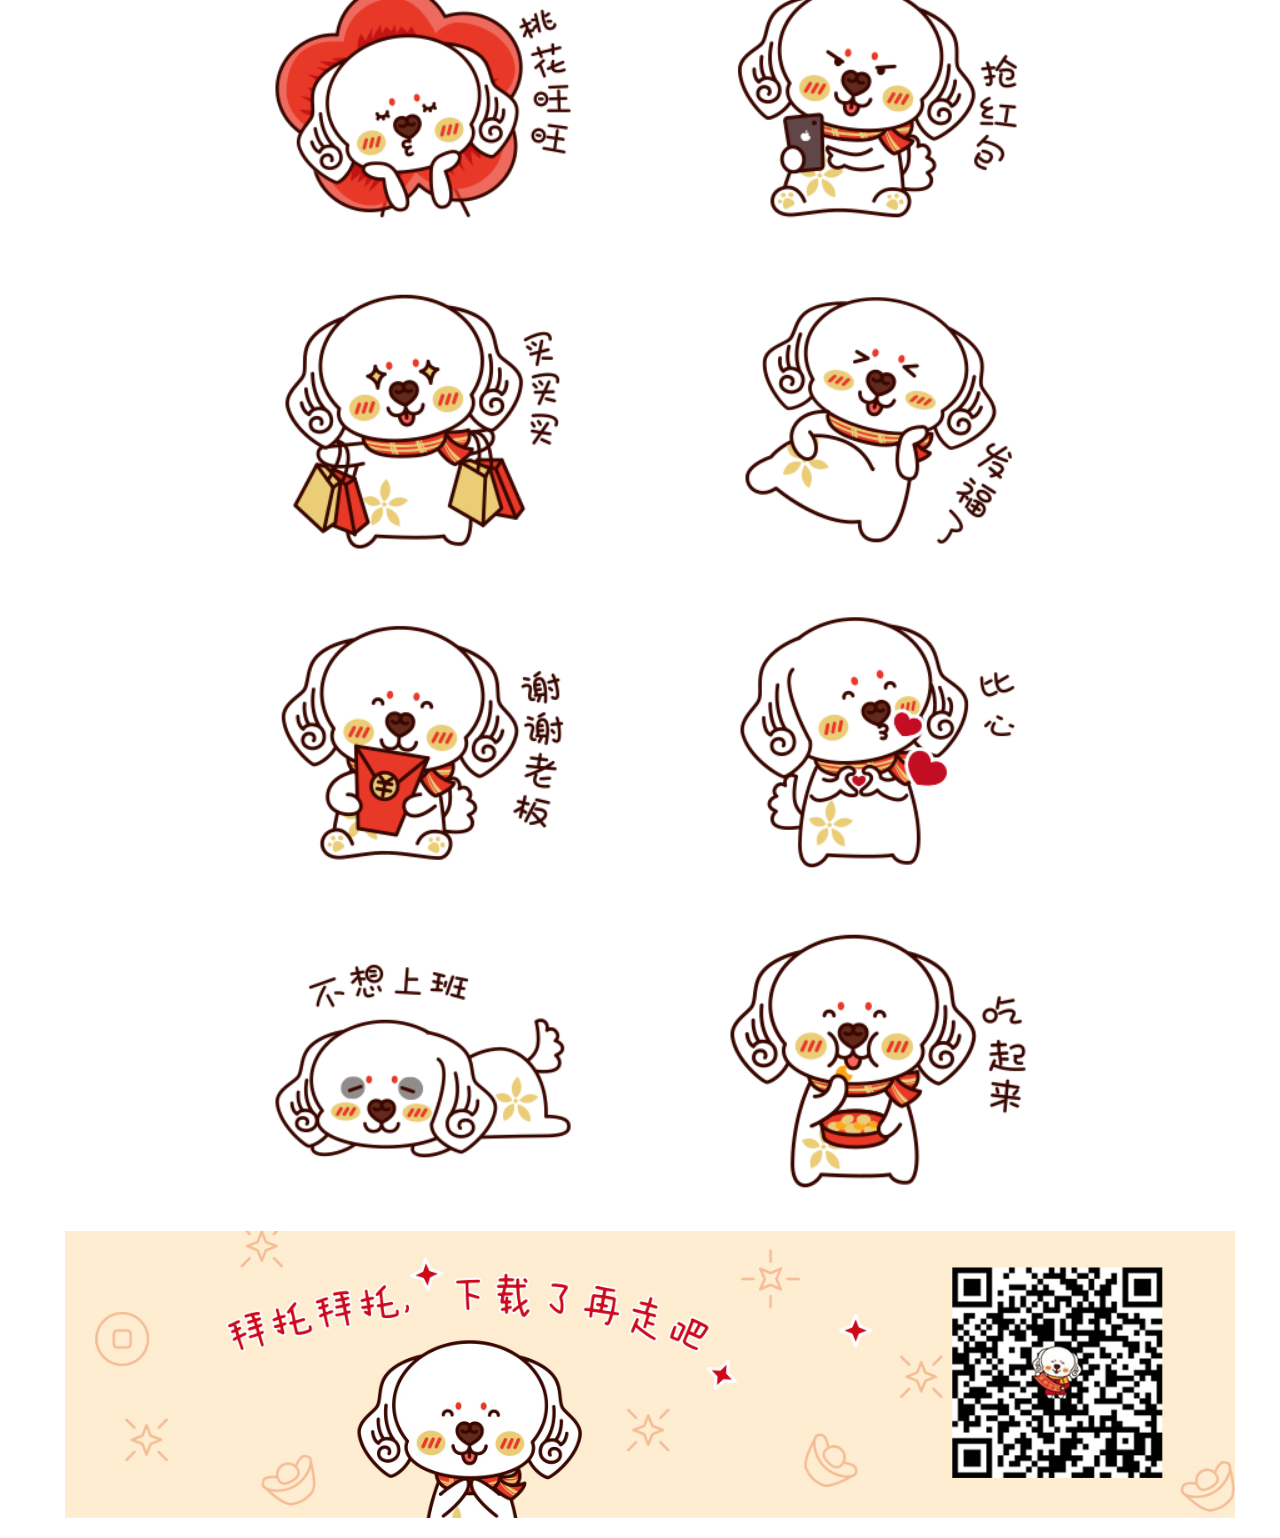
<file: html/work9.html>
<!DOCTYPE html>
<html lang="en">
<head>
    <meta charset="UTF-8">
    <meta name="viewport" content="width=device-width, initial-scale=1.0">
    <meta http-equiv="X-UA-Compatible" content="ie=edge">
    <link rel="stylesheet" href="../css/uan.css">
    <link rel="stylesheet" href="../css/common.css">
    <link rel="icon" href="./images/favicon.ico" type="image/x-icon" />
    <script src="../js/jquery.js"></script>
    <title>“米之年”年文化创意产品“不只是红包”系列</title>
</head>
<body class="">
    <div class="hd clearfix">
        <div class="hd-icon fl"></div>
        <ul class="hd-menu fr">
            <li class="home" data-name="home">
                <a href="https://lennonover.github.io/ccc/">HOME</a>
            </li>
            <li class="work ml24 mr24 active" data-name="work">
                <a href="https://lennonover.github.io/ccc/#/work">WORKS</a>
            </li>
            <li class="about" data-name="about">
                <a href="https://lennonover.github.io/ccc/#/about">ABOUT</a>
            </li>
        </ul>
    </div>
    <section class="works-info">
        <div class="com-tit">
            <h4>“米之年”年文化创意产品系列</h4>
            <p>原创作品  /  文创  /  红包/饰品/表情包</p>
        </div>
        <div class="book">
            <p>
                    在2017年年末，跟三个美丽的小姐姐一起合作了这套年文化创意产品， 还客串了一把小老板摆起了地摊，带着二白搞事情！<br>
                    饰品设计：袁方 <br>
                    红包设计：张晓理、灰灰 <br>
                    维米设计出品
                    
            </p>
            <img src="../images/9/1.jpg" alt="作品">
            <img src="../images/9/2.jpg" alt="作品">
            <img src="../images/9/3.jpg" alt="作品">
            <img src="../images/9/4.jpg" alt="作品">
            <img src="../images/9/5.jpg" alt="作品">
            <img src="../images/9/6.jpg" alt="作品">
            <img src="../images/9/7.jpg" alt="作品">
            <img src="../images/9/8.jpg" style="height:250px;width:75px;" alt="作品">
            <img src="../images/9/9.jpg" alt="作品">
        </div>
        <div class="book book8">
            <p>
                神犬二白的表情包是戊戌年生肖个性化邮票的卡通化延伸设计，<br>
                希望这个小家伙能带给你快乐！ <br>
            </p>
            <img src="../images/8/1.jpg" alt="作品">
            <div class="bqb">
                <img src="../images/8/01.png" alt="作品">
                <img src="../images/8/02.png" alt="作品">
            </div>
            <div class="bqb">
                <img src="../images/8/03.png" alt="作品">
                <img src="../images/8/04.png" alt="作品">
            </div>
            <div class="bqb">
                <img src="../images/8/05.png" alt="作品">
                <img src="../images/8/06.png" alt="作品">
            </div>
            <div class="bqb">
                <img src="../images/8/07.png" alt="作品">
                <img src="../images/8/08.png" alt="作品">
            </div>
            <div class="bqb">
                <img src="../images/8/09.png" alt="作品">
                <img src="../images/8/10.png" alt="作品">
            </div>
            <div class="bqb">
                <img src="../images/8/11.png" alt="作品">
                <img src="../images/8/12.png" alt="作品">
            </div>
            <div class="bqb">
                <img src="../images/8/13.png" alt="作品">
                <img src="../images/8/14.png" alt="作品">
            </div>
            <div class="bqb">
                <img src="../images/8/15.png" alt="作品">
                <img src="../images/8/16.png" alt="作品">
            </div>
            <img src="../images/8/2.jpg" alt="作品">
        </div>
    </section>
    <div id="btn_top"></div>
    <script >
        (function(){
           
            $(window).scroll(function () {
                if ($(window).scrollTop() >= 150) {
                    $('#btn_top').fadeIn();
                }
                else {
                    $('#btn_top').fadeOut();
                }
            });
            $('#btn_top').click(function () {
                $('html,body').animate({ scrollTop: 0 }, 500);
            });
        })()
    </script>
</body>
</html>
</file>
<file: css/common.css>
/*
 * 斜体扶正
 */
 address,cite,em{
    font-style:normal;
}

/**
 * 去除浮动带来的影响
 */
 .clearfix:before,
 .clearfix:after {
     content: "";
     display: table;
 }
 
 .clearfix:after {
     clear: both;
 }

 /**
 * 文本隐藏
 */
.uan-text-hide {
    text-indent: 100%;
    white-space: nowrap;
    overflow: hidden;
}

/**
 * 文本强制不换行
 */
 .uan-text-nowrap {
    white-space: nowrap;
    word-wrap: normal;
}

/**
 * 文本强制换行
 */
.uan-text-break {
    white-space: normal;
    word-wrap: break-word;
}

/**
 * 文字溢出显示省略号
 */
.uan-text-ellipsis {
    display: block;
    white-space: nowrap;
    word-wrap: normal;
    overflow: hidden;
    -o-text-overflow: ellipsis;
    text-overflow: ellipsis;
}
.fl {
    float: left;
}
.fr {
    float: right;
}
.ml24 {
    margin-left: 24px;
}
.mr24 {
    margin-right: 24px;
}
.mt32 {
    margin-bottom: 32px;
}
.mt150 {
    margin-top: 150px;
}
/* 正文*/
/* 设置滚动条的样式 */
::-webkit-scrollbar {
    width: 8px;
}
/* 滚动槽 */
::-webkit-scrollbar-track {
    -webkit-box-shadow: inset 0 0 6px rgba(0,0,0,0.3);
    border-radius: 8px;
}
/* 滚动条滑块 */
::-webkit-scrollbar-thumb {
    border-radius: 8px;
    background: #bbb;
    -webkit-box-shadow: inset 0 0 6px rgba(0,0,0,0.5);
}
::-webkit-scrollbar-thumb:window-inactive {
    background: rgba(255,0,0,0.4);
}
body {
    
    min-width: 1300px;
} 
html {
    overflow-y: scroll;
  }
  
  :root {
    overflow-y: auto;
    overflow-x: hidden;
  }
  
  :root body {
    position: absolute;
  }
  
  body {
    width: 100vw;
    overflow: hidden;
  }
.bd-cont {
    padding: 0  0 60px 0;
}
.hd {
    padding: 60px 100px 0 100px;
}
.hd-menu li {
    display: inline-block;
    position: relative;
    text-align: center;
    width: 80px;
}
.hd-menu a {
    font-family: MicrosoftYaHei;
	font-size: 20px;
	line-height: 20px;
    color: #f3774c;
    text-decoration: none;
}
.hd-menu .active a {
    font-weight: bold;
}
.hd-menu .active::after{
    content: '';
    height: 3px;
    width: 30px;
    background: #f3774c;
    position: absolute;
    bottom: -4px;
    left: 25px;
}
.hd-icon {
    height: 40px;
    width: 40px;
    margin-top: -22px;
    background: url(../images/logo-active.png);
}
.pre {
    position: absolute;
    top: 100px;
    bottom: 0;
    left: 0;
    margin: auto;
    width: 56px;
    height: 112px;
    cursor: pointer;
    background: url(../images/works/r_.png);

}
.pre.disable {
    background: url(../images/works/r.png);
}
.next {
    position: absolute;
    top: 100px;
    bottom: 0;
    right: 0;
    margin: auto;
    width: 56px;
    height: 112px;
    cursor: pointer;
    background: url(../images/works/l_.png);

}
.next.disable {
    background: url(../images/works/l.png);
}
.bd-home {
    background-color: #f3774c;
    position: absolute;
    top: 0;
    left: 0;
    right: 0;
    bottom: 0; 
}
.bd-home .hd-menu a {
    color: #fff;
}
.bd-home .hd-menu .active::after {
    background: #fff;
}
.bd-home .hd-icon {
    background: url(//bossaudioandcomic-1252317822.image.myqcloud.com/activity/document/140880947109a43c710c526b41519a87.png);
}
.bd-home .oh {
    height: 175px;
    width: 751px;
    position: absolute;
    top: 100px;
    left: 0;
    right: 0;
    bottom: 0; 
    margin: auto;
    background: url(//bossaudioandcomic-1252317822.image.myqcloud.com/activity/document/571e8c7b20c20d8bd05fc5601606f7ff.png);
    
}
.bd-home .oh:after {
    content: '';
    position: absolute;
    top: 0;
    left: 0;
    right: 0;
    bottom: 0; 
    background: url(//bossaudioandcomic-1252317822.image.myqcloud.com/activity/document/978d9d6d43fab64d9905f76660e04272.png);
    /* animation: eye 2.5s;
    -webkit-animation: eye 2.5s; */
}
.bd-home .dbn.oh:after {
   display: none;
}
@keyframes eye
{
    0% {opacity: 1;}
    10% {opacity: 0;}
    20% {opacity: 1;}
    30% {opacity: 0;}
    40% {opacity: 1;}
    50% {opacity: 0;}
    60% {opacity: 1;}
    70% {opacity: 0;}
    80% {opacity: 1;}
    90% {opacity: 0;}
    100% {opacity: 1;}
}

@-webkit-keyframes eye
{
    0% {opacity: 1;}
    10% {opacity: 0;}
    20% {opacity: 1;}
    30% {opacity: 0;}
    40% {opacity: 1;}
    50% {opacity: 0;}
    60% {opacity: 1;}
    70% {opacity: 0;}
    80% {opacity: 1;}
    90% {opacity: 0;}
    100% {opacity: 1;}
}
.about-cont {
    display: none;
    width: 976px;
    height: 440px;
    /* position: absolute; */
    /* top: 60px; */
    /* left: 0; */
    /* right: 0; */
    /* bottom: 0; */
    margin: auto;
    margin-top: 164px;
    font-family: PingFang-SC-Regular;
    color: #0d0d0d;
}
.about-cont h2{
    font-family: PingFang-SC-Regular;
    font-weight: normal;
    font-size: 48px;	
    margin-bottom: 32px
}
.about-cont p{
    font-size: 28px;
    font-weight: 100;	
    font-weight: lighter;
}
.about-cont p a {
    color: #0d0d0d;
}
.about-cont p a:hover {
    text-decoration: none;
}
.work-cont {
    display: none;
}
.work-cont .works {
    margin-top: 60px;
    padding: 0 100px;
}
.work-cont .works ul{
    font-size: 0;
    text-align: center;
}
.work-cont .works li{
    display: inline-block;
    height: 390px;
    width: 400px;
    position: relative;
    margin: 10px;
}
.work-cont .works li:hover a{
    display: block;
}
.work-cont .works li a{
    display: none;
    position: absolute;
    top: 0;
    left: 0;
    bottom: 0;
    right: 0;
    color: #fff;
    background-color: rgba(243, 119, 76, 0.56);
    text-align: center;
    font-size: 30px;
    text-decoration: none;
}
.work-cont .works li a span{
    display: inline-block;
    padding: 0 16px;
    line-height: 36px;
	border-radius: 18px;
    border: solid 1px #ffffff;
    font-size: 22px;
}
.work-cont .works li+li{
    /* margin-left: 30px; */
}
.work-cont .works ul+ul {
    margin-top: 30px;
}
.work-cont .works li {
    background-size:100% 100%; 
}
.work-cont .works .b1 {
    background: url(//bossaudioandcomic-1252317822.image.myqcloud.com/activity/document/30fd61c00be974401377d99446c6633f.png);
    background-size:100% 100%; 
}
.work-cont .works .b2 {
    background: url(../images/works/2.png);
}
.work-cont .works .b3 {
    background: url(../images/works/3.png);
}
.work-cont .works .b4 {
    background: url(//bossaudioandcomic-1252317822.image.myqcloud.com/activity/document/f0a954bcc878e8fae46bc46d538ce42b.png);
}
.work-cont .works .b5 {
    background: url(//bossaudioandcomic-1252317822.image.myqcloud.com/activity/document/332cb50dcbd6779d1af1dadd926c14e7.png);
}
.work-cont .works .b6 {
    background: url(//bossaudioandcomic-1252317822.image.myqcloud.com/activity/document/19a3319f783fafa2490df427953213ec.png);
}
.work-cont .works .b7 {
    background: url(//bossaudioandcomic-1252317822.image.myqcloud.com/activity/document/8d3abdd925988209e19646c256f98651.png);
}
.work-cont .works .b8 {
    background: url(../images/works/8.png);
}
.work-cont .works .b9 {
    background: url(//bossaudioandcomic-1252317822.image.myqcloud.com/activity/document/e217de63c01637e80e6cae78eb6c3f35.png);
}
.work-cont .works .b10 {
    background: url(//bossaudioandcomic-1252317822.image.myqcloud.com/activity/document/3c6a6d20d6f5bfab7fff64a1b024116b.png);
}
.work-cont .works .b11 {
    background: url(../images/works/11.png);
}
.work-cont .works .b12 {
    background: url(../images/works/12.png);
}

/* 详情页*/
.com-tit {
    width: 90%;
    max-width: 1366px;
    height: 138px;
    margin: 60px auto 0;
    border-bottom:2px solid rgba(191, 191, 191, 0.5);
}
.com-tit h4{
    font-family: PingFang-SC-Regular;
	font-size: 40px;
	font-weight: normal;
	font-stretch: normal;
	letter-spacing: 0px;
    color: #000000;
    margin-bottom: 10px;
}
.com-tit p {
    font-family: PingFang-SC-Regular;
	font-size: 20px;
	font-weight: normal;
	font-stretch: normal;
	letter-spacing: 0px;
	color: #939393;
}
.book p{
    width: 90%;
    max-width: 1366px;
    margin: 40px auto 0;
    font-family: PingFang-SC-Regular;
	font-size: 20px;
	font-weight: normal;
	font-stretch: normal;
	line-height: 48px;
	letter-spacing: 0px;
    color: #3a3a3a;
    margin-bottom: 30px;
}
.book img,.book video {
    margin: 32px auto;
    width: 800px;
    display: block;
}
.book6 p {
    line-height: 56px;
}
.book6 .tit1 {
    width: 90%;
    height: 58px;
    max-width: 1366px;
    margin: 20px auto 0;
    background: url(../images/6/1.jpg) no-repeat;
}
.book6 .tit2 {
    width: 90%;
    height: 58px;
    max-width: 1366px;
    margin: 20px auto 0;
    background: url(../images/6/1.jpg) no-repeat;
}
.book6 .tit3 {
    width: 90%;
    height: 58px;
    max-width: 1366px;
    margin: 20px auto 0;
    background: url(../images/6/10.jpg) no-repeat;
}
.book7 img {
    margin: 32px auto;
}
.book10 img{
    width: 90%;
    max-width: 1366px;
}
.book10 .tit{
    background: url(../images/10/tit.jpg) no-repeat;
    width: 90%;
    line-height: 46px;
    max-width: 1366px;
    margin: 40px auto;
    font-size: 22px;
    color: #fff;
}
.book8 img {
    width: 90%;
    max-width: 1366px;
    margin: 0 auto 20px;
}
.book7 .bqb{
    display: flex;
    width: 800px;
    margin: auto;
}
.book7 .bqb img {
    width: 291px;
    height: 315px;
}

.book8 .bqb{
    display: flex;
    width: 70%;
    margin: auto;
}
.book8 .bqb img {
    width: 300px;
    height: 300px;
}
#btn_top {
    display: none;
    height: 80px;
    width: 80px;
    position: fixed;
    bottom: 80px;
    right: 80px;
    cursor: pointer;
    background: url('../images/UP.png');
}
</file>
<file: css/uan.css>
/**
 * @author: walei
 * @date:   2017-12-27
 * @desc:   统一浏览器效果，打造最佳实践 CSS Reset
 */

 @charset "utf-8";

 /**
  * 1.设置所有浏览器 默认字体颜色 和 背景色
  * 2.字体约定62.5%，方便单位转换 10px = 1em = 100% = 8pt
  * 3.防止字号放大，保证在 PC 上 zoom 功能正常
  * 4.增强易读性
  */
html{
    color: #000;/* 1 */
    background: #fff;/*1 */
    font-size: 62.5%; /* 2 */
    -moz-text-size-adjust: 100%;/* 3 */
    -ms-text-size-adjust: 100%; /* 3 */
    -webkit-text-size-adjust: 100%; /* 3 */
    text-rendering: optimizeLegibility; /* 4 */
}

 /**
  *  统一标签边距 
  */
body, dl, dd, ul, ol, h1, h2, h3, h4, h5, h6, pre, form, fieldset, legend, input, textarea, optgroup,p, blockquote, figure, hr, menu, dir,thead, tbody, tfoot, th, td {
	margin:0;
	padding:0;
}

/**
 * Helvetica Neue 最新版本Mac用户的最佳体
 * Arial Win 下默认英文字体及 Mac 的替代英文字体
 * 中文字体方面首选了平方
 */
body{
    font:  14px/1.5 "Helvetica Neue", "Helvetica", "Arial", "PingFang SC", "Hiragino Sans GB", "Microsoft YaHei","WenQuanYi Micro Hei", sans-serif;
}

/**
 * 统一字体加重
 */
b,
strong {
	font-weight: bolder;
}

/**
 * 去除默认边框 
 */
img,iframe{
    border:0;
}
/**
 * 去掉列表前的标识, li会继承
 */
 ul, ol {
    list-style-type: none;
    list-style-image: none;
}

/*
 * 1.基本的链接样式
 * 2.去掉 IE 10+ 点击链接时的灰色背景
 */
a {
	text-decoration: none;/* 1 */
}
a:hover {
	text-decoration: underline;/* 1 */
}
a:active {
	background-color: transparent; /* 2 */
}
/*
 * 
 */
sub, sup {
    font-size: 75%;
    line-height: 0;
    position: relative;
    vertical-align: baseline;
}
sup {
    top: -0.5em;
}
sub {
    bottom: -0.25em;
}

/**
 * 1.重设字体 表单元素不继承父级 font
 * 2.修正所有浏览器中颜色不继承的问题
 * 3.修正 Firefox 3+， Safari5 和 Chrome 中外边距不同的问题
 */
button,
input,
optgroup,
select,
textarea {
    font-family: sans-serif; /* 1 */
    font-size: 100%; 
    color: inherit; /* 2 */
    line-height: 1.15; 
    margin: 0; /* 3 */
}

/**
 * 1.更正 iOS 中无法设置可点击的input的问题
 * 2.统一其他类型的input的光标样式
 */
button,
html input[type="button"], 
input[type="reset"],
input[type="submit"] {
    -webkit-appearance: button; /* 1 */
    cursor: pointer; /* 2 */
}

/**
 * 重置按钮禁用时光标样式
 */
button[disabled],
html input[disabled] {
    cursor: default;
}
</file>
